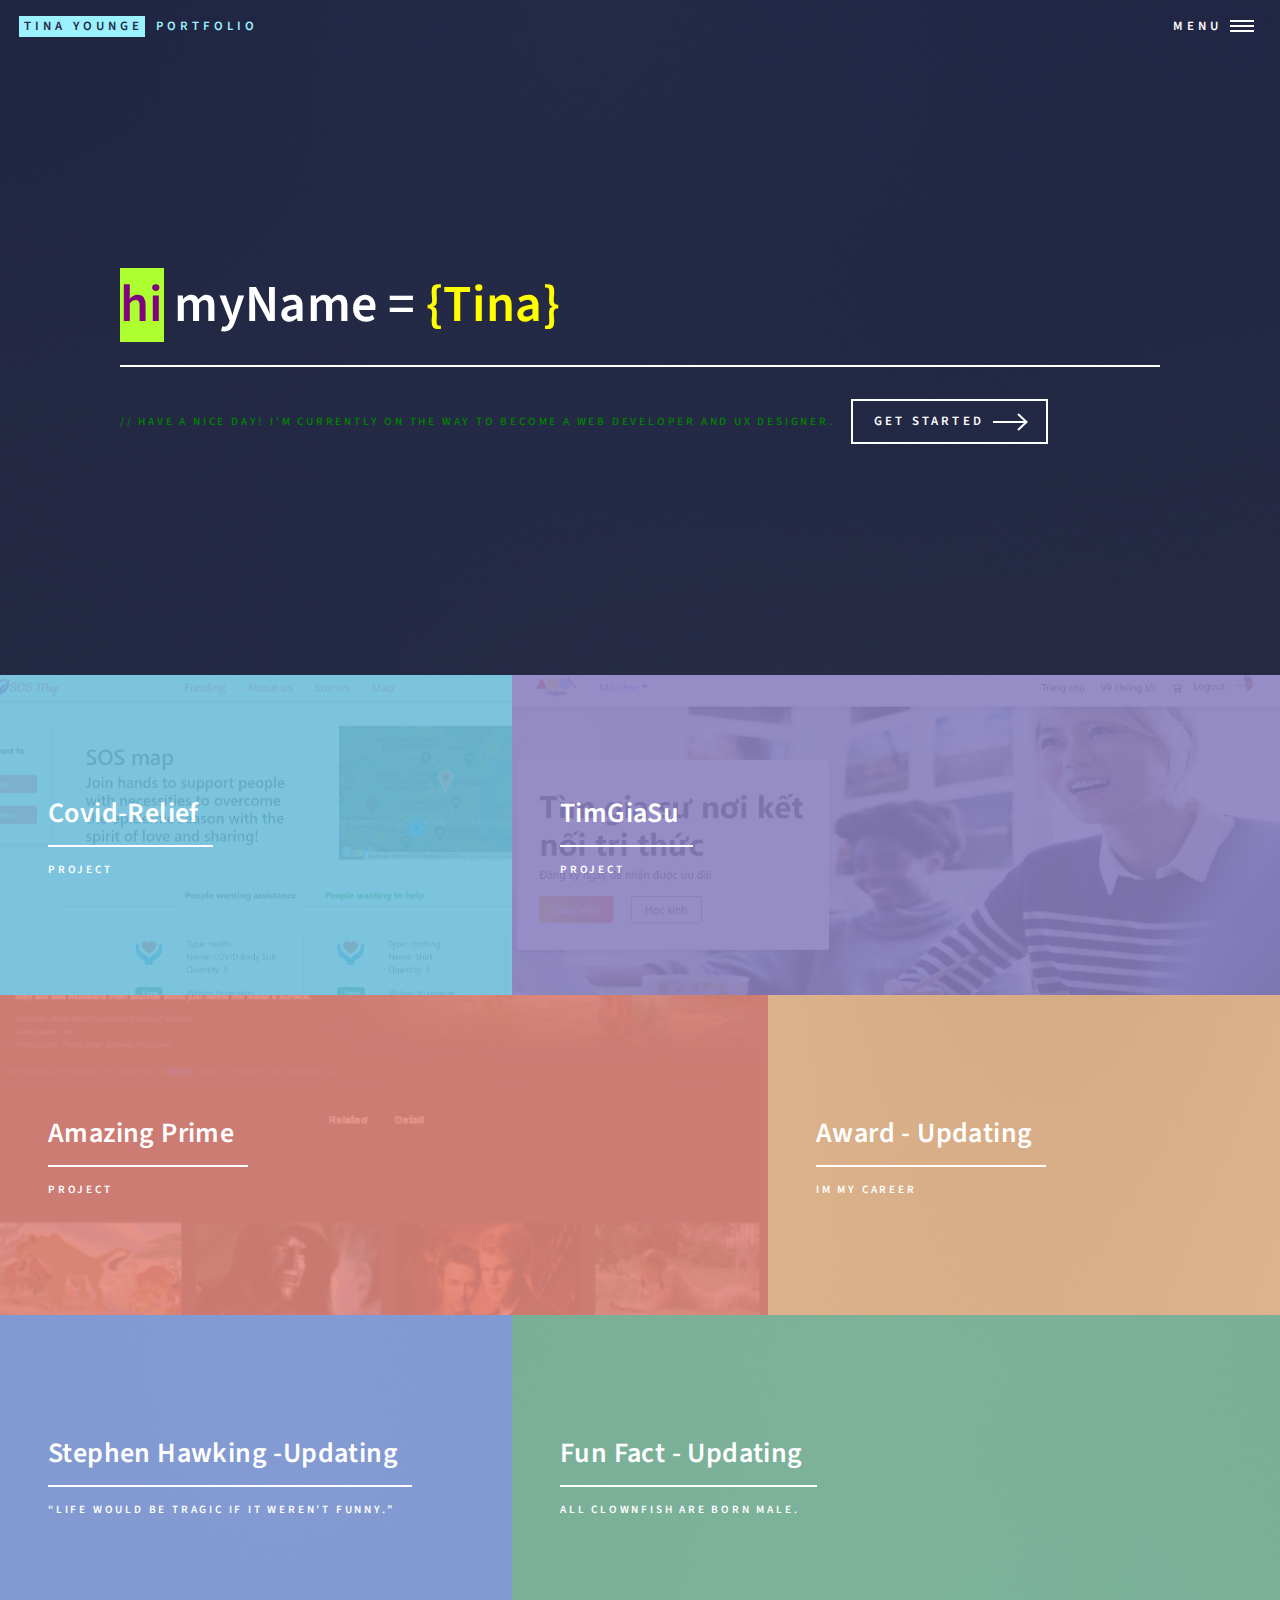
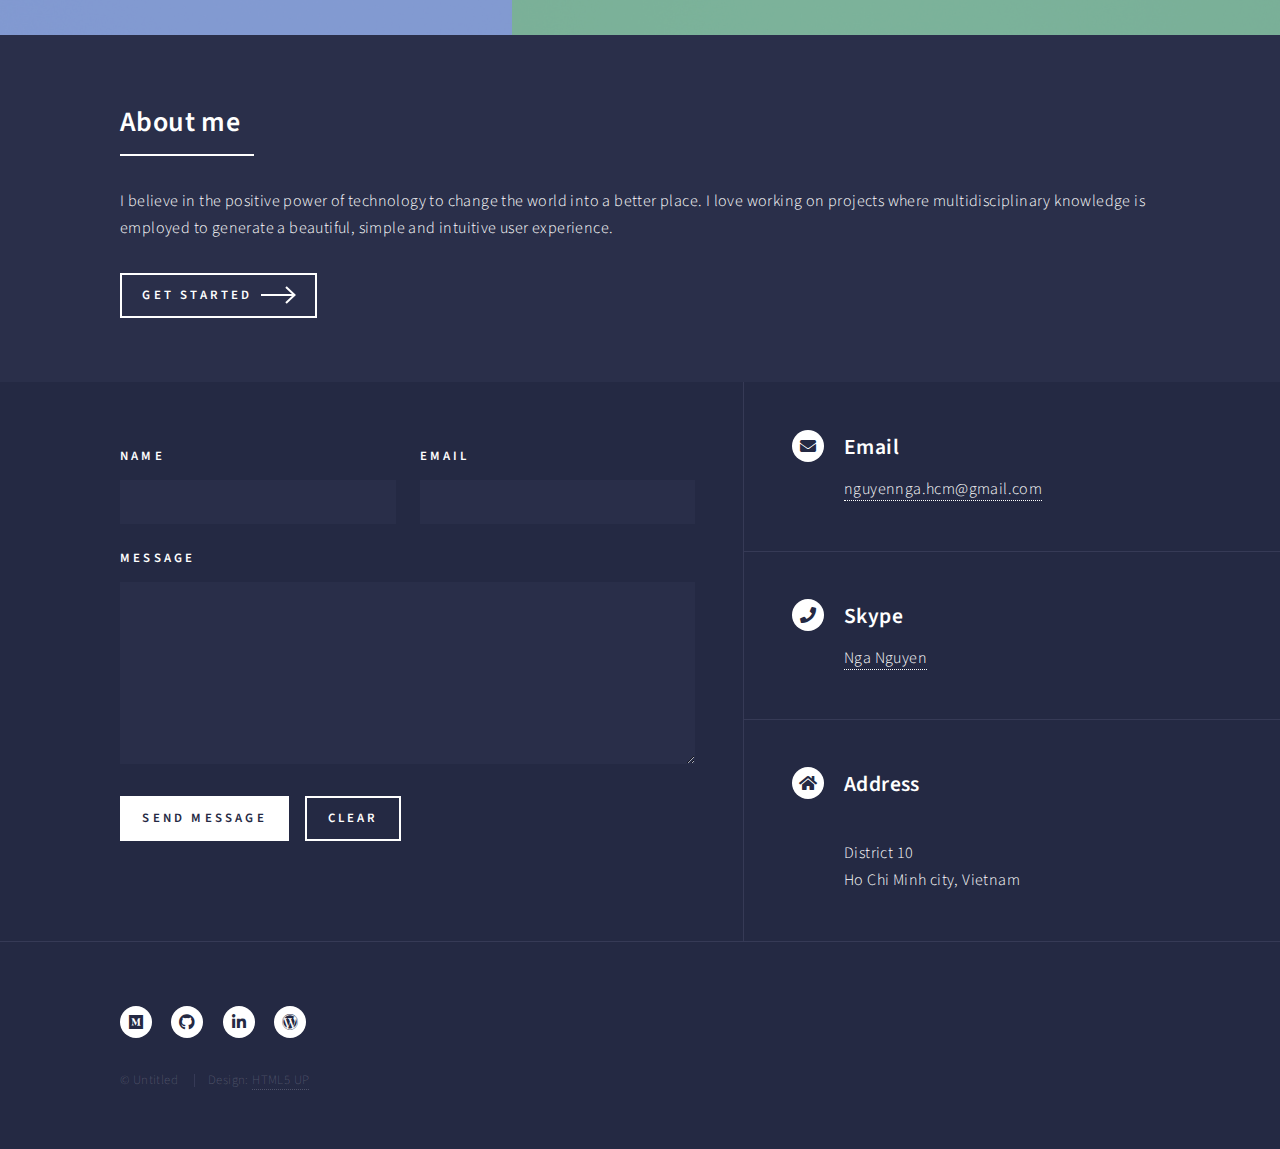
<file: index.html>
<!DOCTYPE html>
<html>
  <head>
    <title>TinaYounge</title>
    <meta charset="utf-8" />
    <meta
      name="viewport"
      content="width=device-width, initial-scale=1, user-scalable=no"
    />
    <link rel="stylesheet" href="assets/css/main.css" />
    <noscript
      ><link rel="stylesheet" href="assets/css/noscript.css"
    /></noscript>
  </head>
  <body class="is-preload">
    <!-- Wrapper -->
    <div id="wrapper">
      <!-- Header -->
      <header id="header" class="alt">
        <a href="index.html" class="logo"
          ><strong>Tina Younge</strong> <span>Portfolio</span></a
        >
        <nav>
          <a href="#menu">Menu</a>
        </nav>
      </header>

      <!-- Menu -->
      <nav id="menu">
        <ul class="links">
          <li><a href="index.html">Home</a></li>
          <li><a href="landing.html">Web developer</a></li>
          <li><a href="">Ux design</a></li>
          <li><a href="ganeric.html">About me</a></li>
        </ul>
        <ul class="actions stacked">
          <li><a href="#" class="button primary fit">Get Started</a></li>
          <!-- <li><a href="#" class="button fit">Log In</a></li> -->
        </ul>
      </nav>

      <!-- Banner -->
      <section id="banner" class="major">
        <div class="inner">
          <header class="major">
            <h1>
              <span class="pink bg-color-green">hi</span>
              <span>myName</span> = <span class="yellow">{Tina}</span>
            </h1>
          </header>
          <div class="content">
            <p>
              <span class="green"
                >// Have a nice day! I'm currently on the way to become a Web
                developer and UX designer.</span
              >
            </p>
            <ul class="actions">
              <li>
                <a href="#one" class="button next scrolly">Get Started</a>
              </li>
            </ul>
          </div>
        </div>
      </section>

      <!-- Main -->
      <div id="main">
        <!-- One -->
        <section id="one" class="tiles">
          <article>
            <span class="image">
              <img src="images/sosmap.PNG " alt="" />
            </span>
            <header class="major">
              <h3>
                <a href="Covid-Relief.html" class="link">Covid-Relief</a>
              </h3>
              <p>Project</p>
            </header>
          </article>
          <article>
            <span class="image">
              <img src="images/anhbia.PNG " alt="" />
            </span>
            <header class="major">
              <h3>
                <a href="Timgiasu.html" class="link">TimGiaSu</a>
              </h3>
              <p>Project</p>
            </header>
          </article>
          <article>
            <span class="image">
              <img src="images/amazingprime.PNG" alt="" />
            </span>
            <header class="major">
              <h3>
                <a href="AmazingPrime.html" class="link">Amazing Prime</a>
              </h3>
              <p>Project</p>
            </header>
          </article>

          <!-- <article>
            <span class="image">
              <img src="images/pic02.jpg" alt="" />
            </span>
            <header class="major">
              <h3>
                <a href="ReactJs.html" class="link">ReactJs, Redux, MongoDB</a>
              </h3>
              <p>Project</p>
            </header>
          </article> -->
          <!-- <article>
            <span class="image">
              <img src="images/pic02.jpg" alt="" />
            </span>
            <header class="major">
              <h3><a href="landing.html" class="link">HTML,CSS,JS</a></h3>
              <p>Project</p>
            </header>
          </article> -->
          <!-- <article>
            <span class="image">
              <img src="images/pic03.jpg" alt="" />
            </span>
            <header class="major">
              <h3><a href="uxdesign.html" class="link">UX design</a></h3>
              <p>Project</p>
            </header>
          </article> -->
          <article>
            <span class="image">
              <img src="images/pic04.jpg" alt="" />
            </span>
            <header class="major">
              <h3><a href="" class="link">Award - Updating</a></h3>
              <p>Im my career</p>
            </header>
          </article>
          <article>
            <span class="image">
              <img src="images/pic05.jpg" alt="" />
            </span>
            <header class="major">
              <h3><a href="" class="link">Stephen Hawking -Updating </a></h3>
              <p>“Life would be tragic if it weren’t funny.”</p>
            </header>
          </article>
          <article>
            <span class="image">
              <img src="images/pic06.jpg" alt="" />
            </span>
            <header class="major">
              <h3><a href="" class="link">Fun Fact - Updating</a></h3>
              <p>All clownfish are born male.</p>
            </header>
          </article>
        </section>

        <!-- Two -->
        <section id="two">
          <div class="inner">
            <header class="major">
              <h2>About me</h2>
            </header>
            <p>
              I believe in the positive power of technology to change the world
              into a better place. I love working on projects where
              multidisciplinary knowledge is employed to generate a beautiful,
              simple and intuitive user experience.
            </p>
            <ul class="actions">
              <li>
                <a href="generic.html" class="button next">Get Started</a>
              </li>
            </ul>
          </div>
        </section>
      </div>

      <!-- Contact -->
      <section id="contact">
        <div class="inner">
          <section>
            <form
              action="mailto:blackmoon.hcm@gmail.com"
              method="post"
              enctype="text/plain"
            >
              <div class="fields">
                <div class="field half">
                  <label for="name">Name</label>
                  <input type="text" name="name" id="name" />
                </div>
                <div class="field half">
                  <label for="email">Email</label>
                  <input type="text" name="email" id="email" />
                </div>
                <div class="field">
                  <label for="message">Message</label>
                  <textarea name="message" id="message" rows="6"></textarea>
                </div>
              </div>
              <ul class="actions">
                <li>
                  <input type="submit" value="Send Message" class="primary" />
                </li>
                <li><input type="reset" value="Clear" /></li>
              </ul>
            </form>
          </section>
          <section class="split">
            <section>
              <div class="contact-method">
                <span class="icon solid alt fa-envelope"></span>
                <h3>Email</h3>
                <a href="#">nguyennga.hcm@gmail.com</a>
              </div>
            </section>
            <section>
              <div class="contact-method">
                <span class="icon solid alt fa-phone"></span>
                <h3>Skype</h3>

                <a href="https://www.linkedin.com/in/tinayounge/">Nga Nguyen</a>
              </div>
            </section>
            <section>
              <div class="contact-method">
                <span class="icon solid alt fa-home"></span>
                <h3>Address</h3>
                <span
                  ><br />
                  District 10<br />
                  Ho Chi Minh city, Vietnam</span
                >
              </div>
            </section>
          </section>
        </div>
      </section>

      <!-- Footer -->
      <footer id="footer">
        <div class="inner">
          <ul class="icons">
            <li>
              <a
                href="https://medium.com/@Tinayounge"
                class="icon brands alt fa fa-medium"
                target="blank"
                ><span class="label">Medium</span></a
              >
            </li>
            <li>
              <a
                href="https://github.com/TinaYounge"
                class="icon brands alt fa-github"
                ><span class="label" target="blank">GitHub</span></a
              >
            </li>
            <li>
              <a
                href="https://www.linkedin.com/in/tinayounge/"
                class="icon brands alt fa-linkedin-in"
                target="blank"
                ><span class="label">LinkedIn</span></a
              >
            </li>
            <li>
              <a
                href="https://wordpress.com/view/diaryofnga.wordpress.com"
                target="blank"
                class="icon brands alt fab fa-wordpress"
                ><span class="label">Wordpress</span></a
              >
            </li>
          </ul>
          <ul class="copyright">
            <li>&copy; Untitled</li>
            <li>Design: <a href="https://html5up.net">HTML5 UP</a></li>
          </ul>
        </div>
      </footer>
    </div>

    <!-- Scripts -->
    <script src="assets/js/jquery.min.js"></script>
    <script src="assets/js/jquery.scrolly.min.js"></script>
    <script src="assets/js/jquery.scrollex.min.js"></script>
    <script src="assets/js/browser.min.js"></script>
    <script src="assets/js/breakpoints.min.js"></script>
    <script src="assets/js/util.js"></script>
    <script src="assets/js/main.js"></script>
  </body>
</html>
</file>
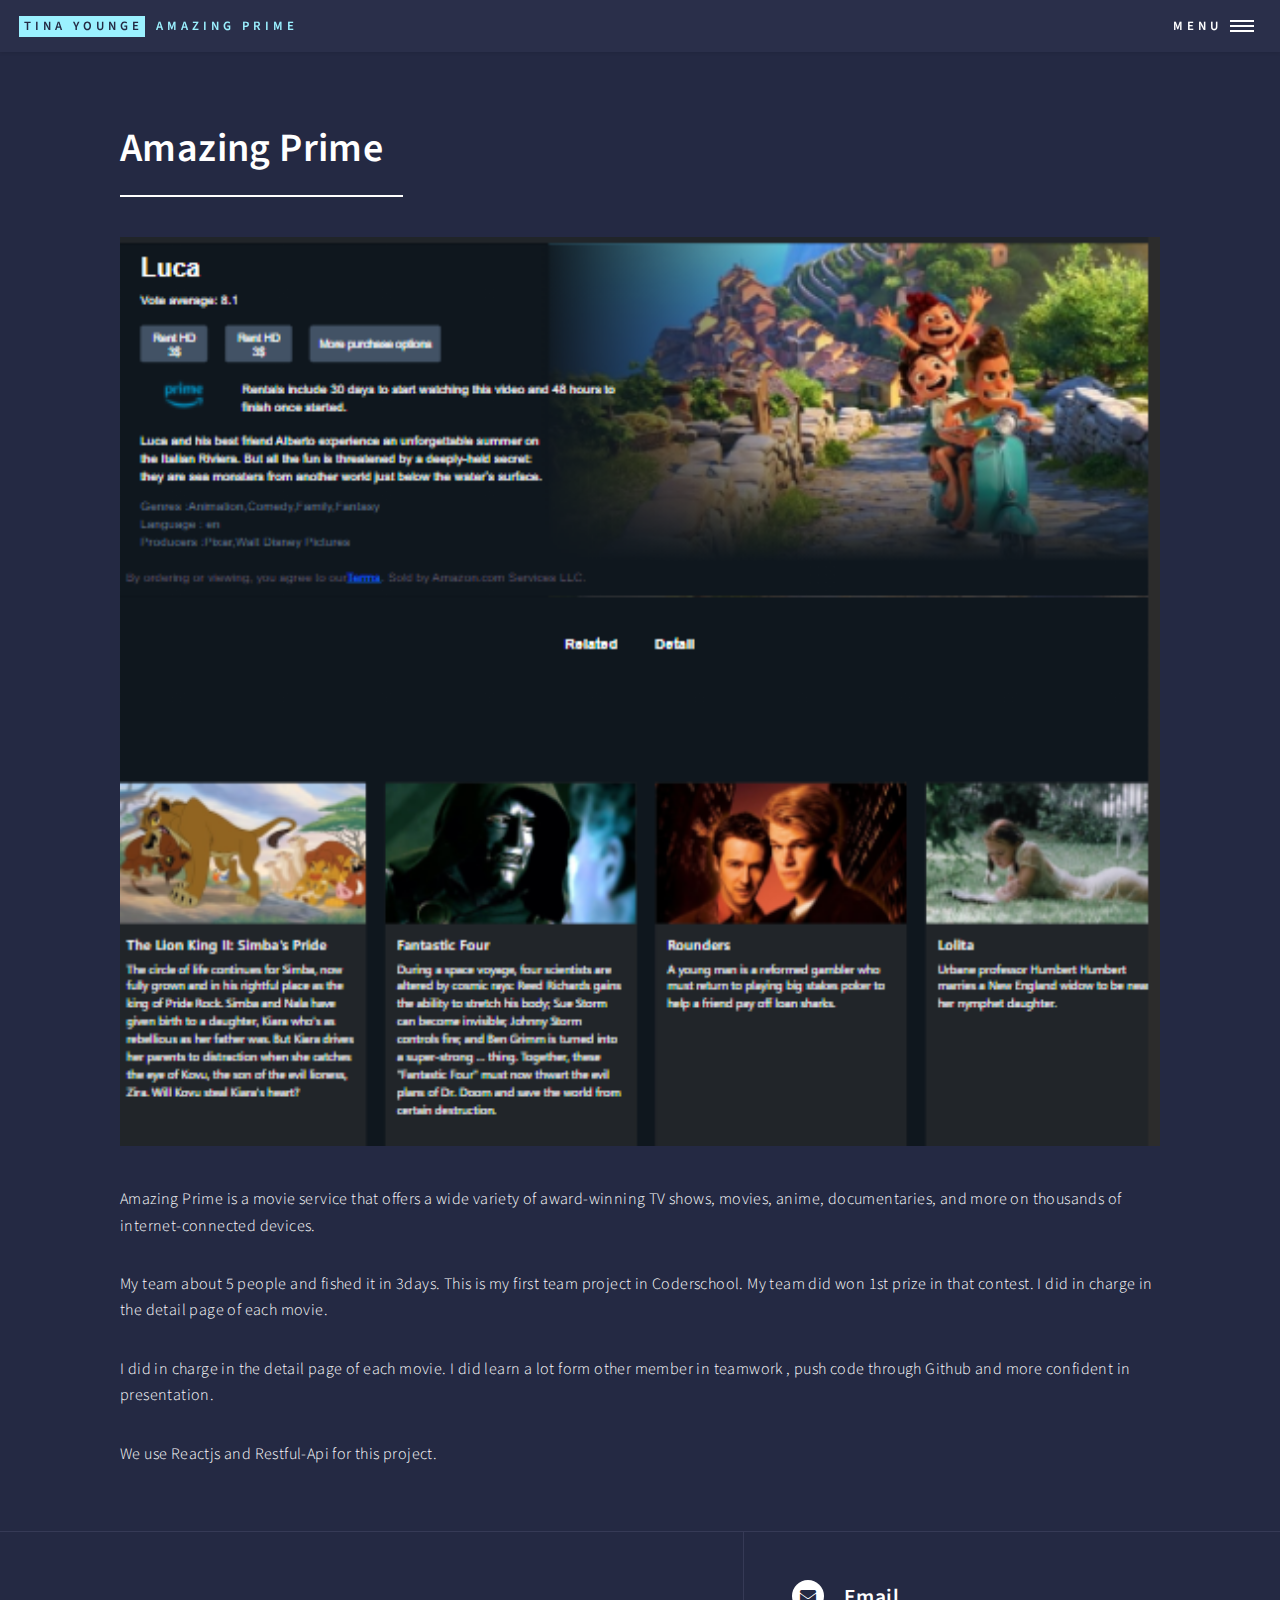
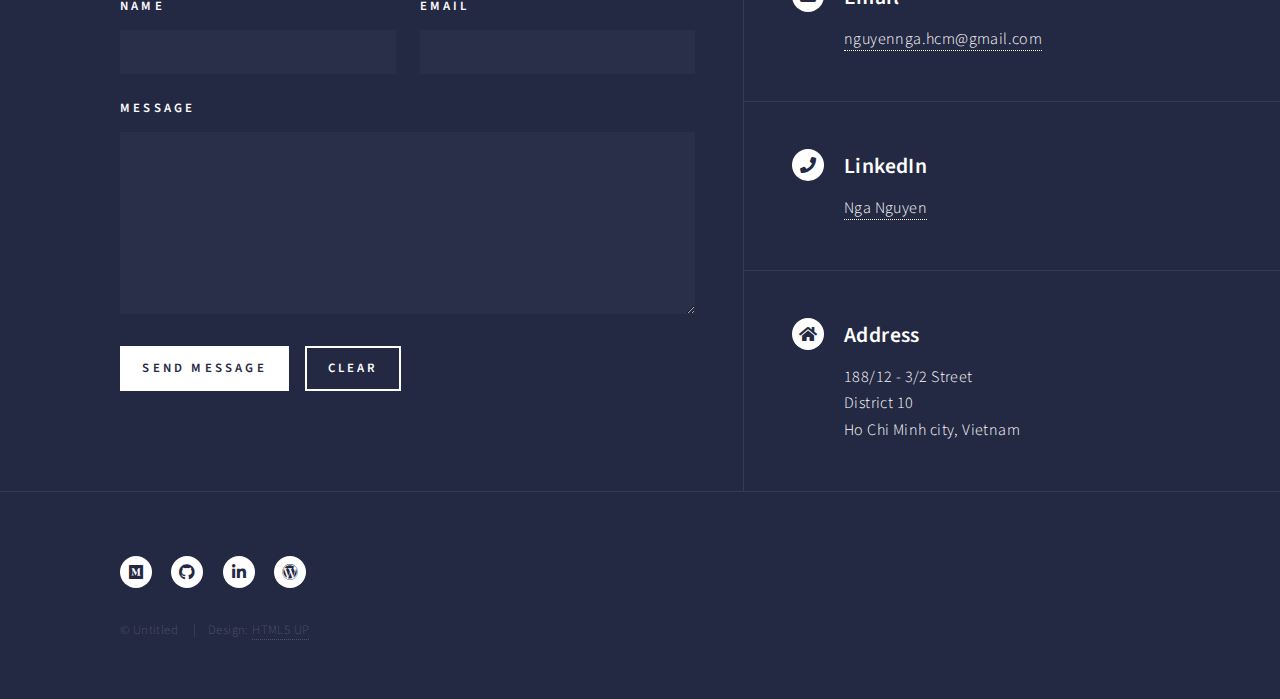
<file: AmazingPrime.html>
<!DOCTYPE html>
<!--
	Forty by HTML5 UP
	html5up.net | @ajlkn
	Free for personal and commercial use under the CCA 3.0 license (html5up.net/license)
-->
<html>
  <head>
    <title>AmazingPrime - TinaYounge</title>
    <meta charset="utf-8" />
    <meta
      name="viewport"
      content="width=device-width, initial-scale=1, user-scalable=no"
    />
    <link rel="stylesheet" href="assets/css/main.css" />
    <noscript
      ><link rel="stylesheet" href="assets/css/noscript.css"
    /></noscript>
  </head>
  <body class="is-preload">
    <!-- Wrapper -->
    <div id="wrapper">
      <!-- Header -->
      <header id="header">
        <a href="index.html" class="logo"
          ><strong>Tina Younge</strong> <span>Amazing Prime</span></a
        >
        <nav>
          <a href="#menu">Menu</a>
        </nav>
      </header>

      <!-- Menu -->
      <nav id="menu">
        <ul class="links">
          <li><a href="index.html">Home</a></li>
          <li><a href="landing.html">Web developer</a></li>
          <li><a href="uxdesign.html">Ux design</a></li>
          <li><a href="ganeric.html">About me</a></li>
        </ul>
        <ul class="actions stacked">
          <li><a href="#" class="button primary fit">Get Started</a></li>
        </ul>
      </nav>

      <!-- Main -->
      <div id="main" class="alt">
        <!-- One -->
        <section id="one">
          <div class="inner">
            <header class="major">
              <h1>Amazing Prime</h1>
            </header>
            <span class="image main"
              ><img src="images/amazingprime.PNG" alt=""
            /></span>
            <p>
              Amazing Prime is a movie service that offers a wide variety of
              award-winning TV shows, movies, anime, documentaries, and more on
              thousands of internet-connected devices.
            </p>
            <p>
              My team about 5 people and fished it in 3days. This is my first
              team project in Coderschool. My team did won 1st prize in that
              contest. I did in charge in the detail page of each movie.
            </p>
            <p>
              I did in charge in the detail page of each movie. I did learn a
              lot form other member in teamwork , push code through Github and
              more confident in presentation.
            </p>
            <p>We use Reactjs and Restful-Api for this project.</p>
          </div>
        </section>
      </div>

      <section id="contact">
        <div class="inner">
          <section>
            <form
              action="mailto:blackmoon.hcm@gmail.com"
              method="post"
              enctype="text/plain"
            >
              <div class="fields">
                <div class="field half">
                  <label for="name">Name</label>
                  <input type="text" name="name" id="name" />
                </div>
                <div class="field half">
                  <label for="email">Email</label>
                  <input type="text" name="email" id="email" />
                </div>
                <div class="field">
                  <label for="message">Message</label>
                  <textarea name="message" id="message" rows="6"></textarea>
                </div>
              </div>
              <ul class="actions">
                <li>
                  <input type="submit" value="Send Message" class="primary" />
                </li>
                <li><input type="reset" value="Clear" /></li>
              </ul>
            </form>
          </section>
          <section class="split">
            <section>
              <div class="contact-method">
                <span class="icon solid alt fa-envelope"></span>
                <h3>Email</h3>
                <a href="#">nguyennga.hcm@gmail.com</a>
              </div>
            </section>
            <section>
              <div class="contact-method">
                <span class="icon solid alt fa-phone"></span>
                <h3>LinkedIn</h3>

                <a href="https://www.linkedin.com/in/tinayounge/">Nga Nguyen</a>
              </div>
            </section>
            <section>
              <div class="contact-method">
                <span class="icon solid alt fa-home"></span>
                <h3>Address</h3>
                <span
                  >188/12 - 3/2 Street<br />
                  District 10<br />
                  Ho Chi Minh city, Vietnam</span
                >
              </div>
            </section>
          </section>
        </div>
      </section>

      <!-- Footer -->
      <footer id="footer">
        <div class="inner">
          <ul class="icons">
            <li>
              <a
                href="https://medium.com/@Tinayounge"
                class="icon brands alt fa fa-medium"
                target="blank"
                ><span class="label">Medium</span></a
              >
            </li>
            <li>
              <a
                href="https://github.com/TinaYounge"
                class="icon brands alt fa-github"
                ><span class="label" target="blank">GitHub</span></a
              >
            </li>
            <li>
              <a
                href="https://www.linkedin.com/in/tinayounge/"
                class="icon brands alt fa-linkedin-in"
                target="blank"
                ><span class="label">LinkedIn</span></a
              >
            </li>
            <li>
              <a
                href="https://wordpress.com/view/diaryofnga.wordpress.com"
                target="blank"
                class="icon brands alt fab fa-wordpress"
                ><span class="label">Wordpress</span></a
              >
            </li>
          </ul>
          <ul class="copyright">
            <li>&copy; Untitled</li>
            <li>Design: <a href="https://html5up.net">HTML5 UP</a></li>
          </ul>
        </div>
      </footer>
    </div>

    <!-- Scripts -->
    <script src="assets/js/jquery.min.js"></script>
    <script src="assets/js/jquery.scrolly.min.js"></script>
    <script src="assets/js/jquery.scrollex.min.js"></script>
    <script src="assets/js/browser.min.js"></script>
    <script src="assets/js/breakpoints.min.js"></script>
    <script src="assets/js/util.js"></script>
    <script src="assets/js/main.js"></script>
  </body>
</html>
</file>
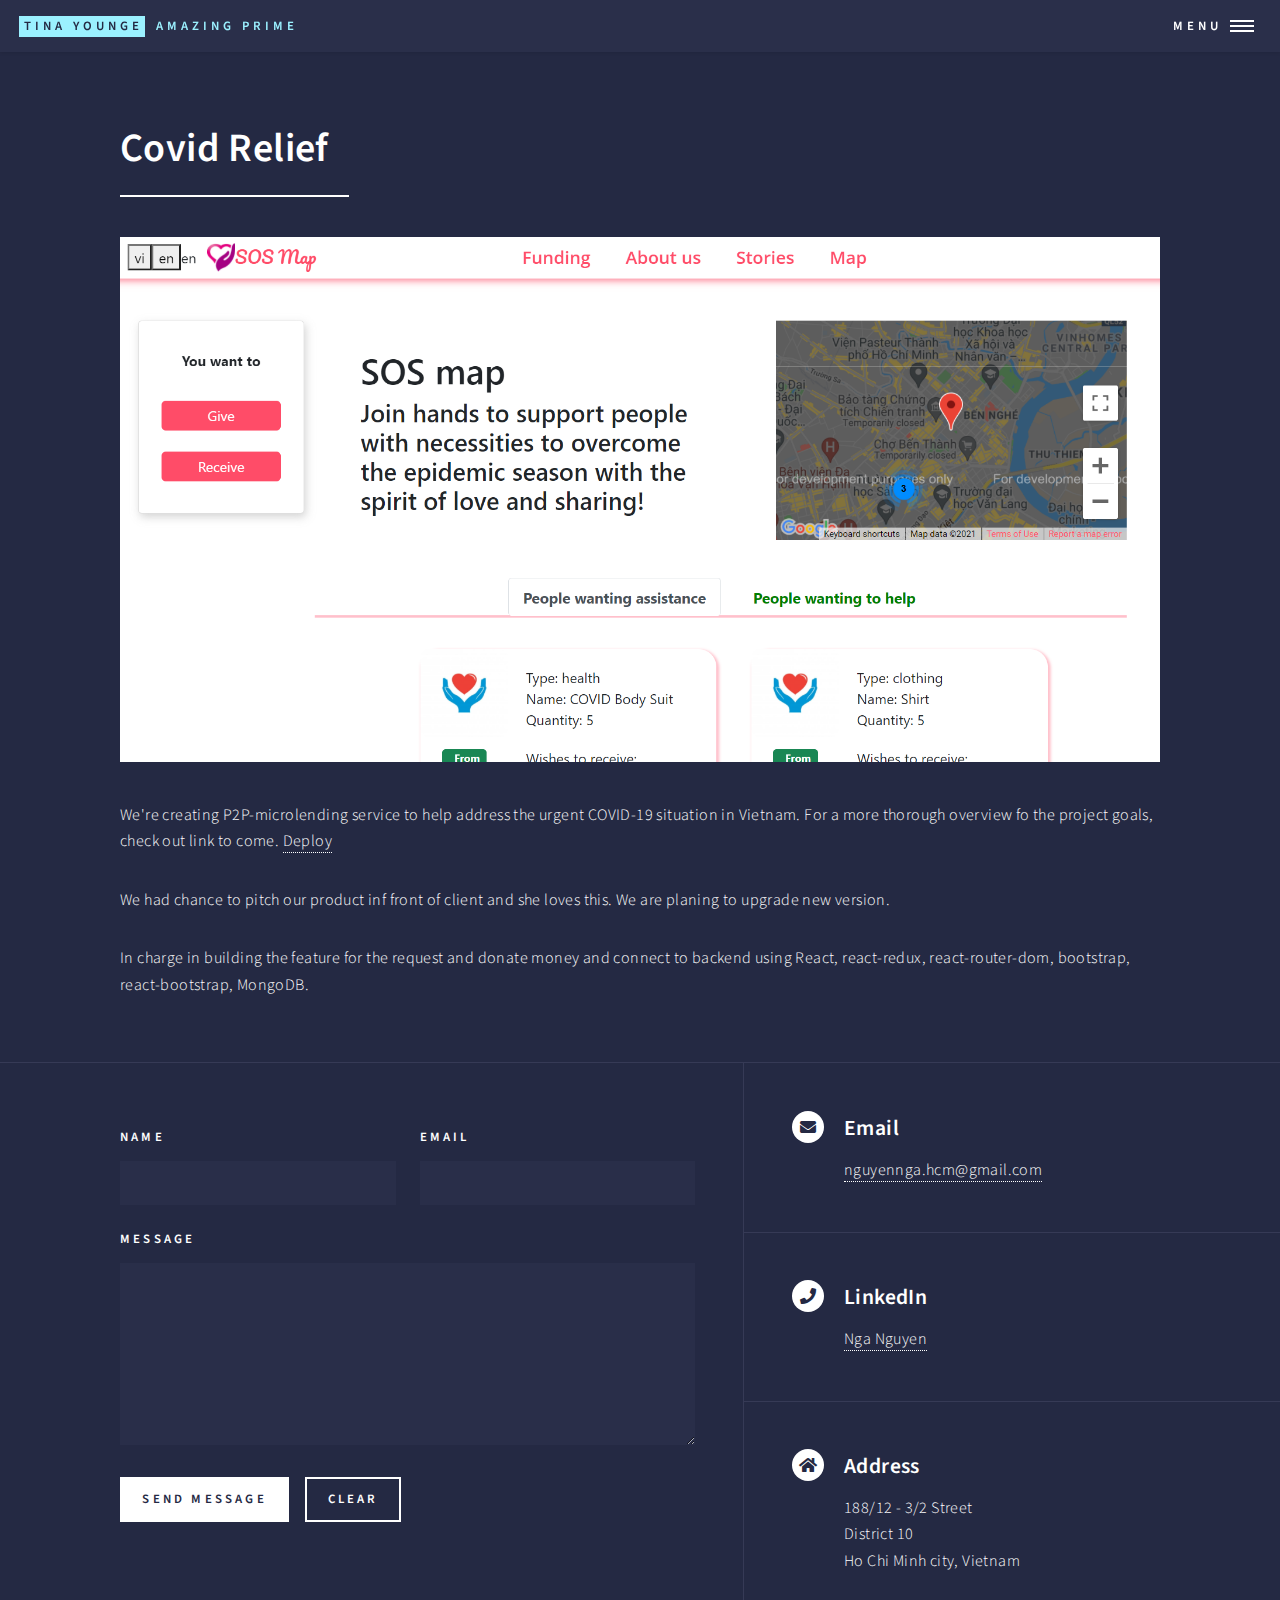
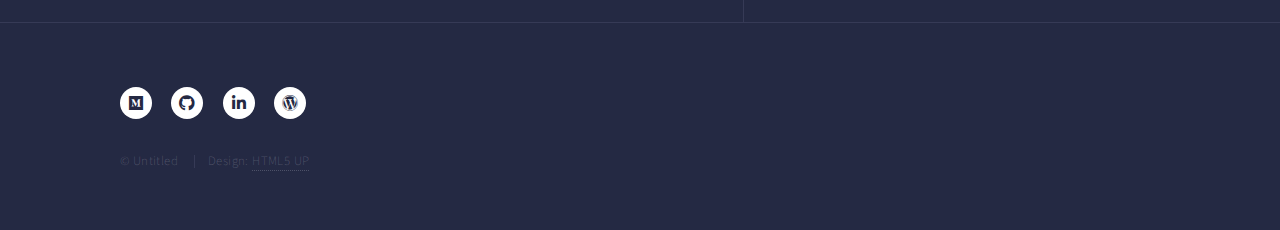
<file: Covid-Relief.html>
<!DOCTYPE html>
<!--
	Forty by HTML5 UP
	html5up.net | @ajlkn
	Free for personal and commercial use under the CCA 3.0 license (html5up.net/license)
-->
<html>
  <head>
    <title>AmazingPrime - TinaYounge</title>
    <meta charset="utf-8" />
    <meta
      name="viewport"
      content="width=device-width, initial-scale=1, user-scalable=no"
    />
    <link rel="stylesheet" href="assets/css/main.css" />
    <noscript
      ><link rel="stylesheet" href="assets/css/noscript.css"
    /></noscript>
  </head>
  <body class="is-preload">
    <!-- Wrapper -->
    <div id="wrapper">
      <!-- Header -->
      <header id="header">
        <a href="index.html" class="logo"
          ><strong>Tina Younge</strong> <span>Amazing Prime</span></a
        >
        <nav>
          <a href="#menu">Menu</a>
        </nav>
      </header>

      <!-- Menu -->
      <nav id="menu">
        <ul class="links">
          <li><a href="index.html">Home</a></li>
          <li><a href="landing.html">Web developer</a></li>
          <li><a href="uxdesign.html">Ux design</a></li>
          <li></li>
        </ul>
        <ul class="actions stacked">
          <li><a href="#" class="button primary fit">Get Started</a></li>
        </ul>
      </nav>

      <!-- Main -->
      <div id="main" class="alt">
        <!-- One -->
        <section id="one">
          <div class="inner">
            <header class="major">
              <h1>Covid Relief</h1>
            </header>
            <span class="image main"
              ><img src="images/sosmap.PNG" alt=""
            /></span>
            <p>
              We're creating P2P-microlending service to help address the urgent
              COVID-19 situation in Vietnam. For a more thorough overview fo the
              project goals, check out link to come.
              <a href="https://codevid-relief.netlify.app/">Deploy</a>
            </p>
            <p>
              We had chance to pitch our product inf front of client and she
              loves this. We are planing to upgrade new version.
            </p>
            <p>
              In charge in building the feature for the request and donate money
              and connect to backend using React, react-redux, react-router-dom,
              bootstrap, react-bootstrap, MongoDB.
            </p>
          </div>
        </section>
      </div>

      <section id="contact">
        <div class="inner">
          <section>
            <form
              action="mailto:blackmoon.hcm@gmail.com"
              method="post"
              enctype="text/plain"
            >
              <div class="fields">
                <div class="field half">
                  <label for="name">Name</label>
                  <input type="text" name="name" id="name" />
                </div>
                <div class="field half">
                  <label for="email">Email</label>
                  <input type="text" name="email" id="email" />
                </div>
                <div class="field">
                  <label for="message">Message</label>
                  <textarea name="message" id="message" rows="6"></textarea>
                </div>
              </div>
              <ul class="actions">
                <li>
                  <input type="submit" value="Send Message" class="primary" />
                </li>
                <li><input type="reset" value="Clear" /></li>
              </ul>
            </form>
          </section>
          <section class="split">
            <section>
              <div class="contact-method">
                <span class="icon solid alt fa-envelope"></span>
                <h3>Email</h3>
                <a href="#">nguyennga.hcm@gmail.com</a>
              </div>
            </section>
            <section>
              <div class="contact-method">
                <span class="icon solid alt fa-phone"></span>
                <h3>LinkedIn</h3>

                <a href="https://www.linkedin.com/in/tinayounge/">Nga Nguyen</a>
              </div>
            </section>
            <section>
              <div class="contact-method">
                <span class="icon solid alt fa-home"></span>
                <h3>Address</h3>
                <span
                  >188/12 - 3/2 Street<br />
                  District 10<br />
                  Ho Chi Minh city, Vietnam</span
                >
              </div>
            </section>
          </section>
        </div>
      </section>

      <!-- Footer -->
      <footer id="footer">
        <div class="inner">
          <ul class="icons">
            <li>
              <a
                href="https://medium.com/@Tinayounge"
                class="icon brands alt fa fa-medium"
                target="blank"
                ><span class="label">Medium</span></a
              >
            </li>
            <li>
              <a
                href="https://github.com/TinaYounge"
                class="icon brands alt fa-github"
                ><span class="label" target="blank">GitHub</span></a
              >
            </li>
            <li>
              <a
                href="https://www.linkedin.com/in/tinayounge/"
                class="icon brands alt fa-linkedin-in"
                target="blank"
                ><span class="label">LinkedIn</span></a
              >
            </li>
            <li>
              <a
                href="https://wordpress.com/view/diaryofnga.wordpress.com"
                target="blank"
                class="icon brands alt fab fa-wordpress"
                ><span class="label">Wordpress</span></a
              >
            </li>
          </ul>
          <ul class="copyright">
            <li>&copy; Untitled</li>
            <li>Design: <a href="https://html5up.net">HTML5 UP</a></li>
          </ul>
        </div>
      </footer>
    </div>

    <!-- Scripts -->
    <script src="assets/js/jquery.min.js"></script>
    <script src="assets/js/jquery.scrolly.min.js"></script>
    <script src="assets/js/jquery.scrollex.min.js"></script>
    <script src="assets/js/browser.min.js"></script>
    <script src="assets/js/breakpoints.min.js"></script>
    <script src="assets/js/util.js"></script>
    <script src="assets/js/main.js"></script>
  </body>
</html>
</file>
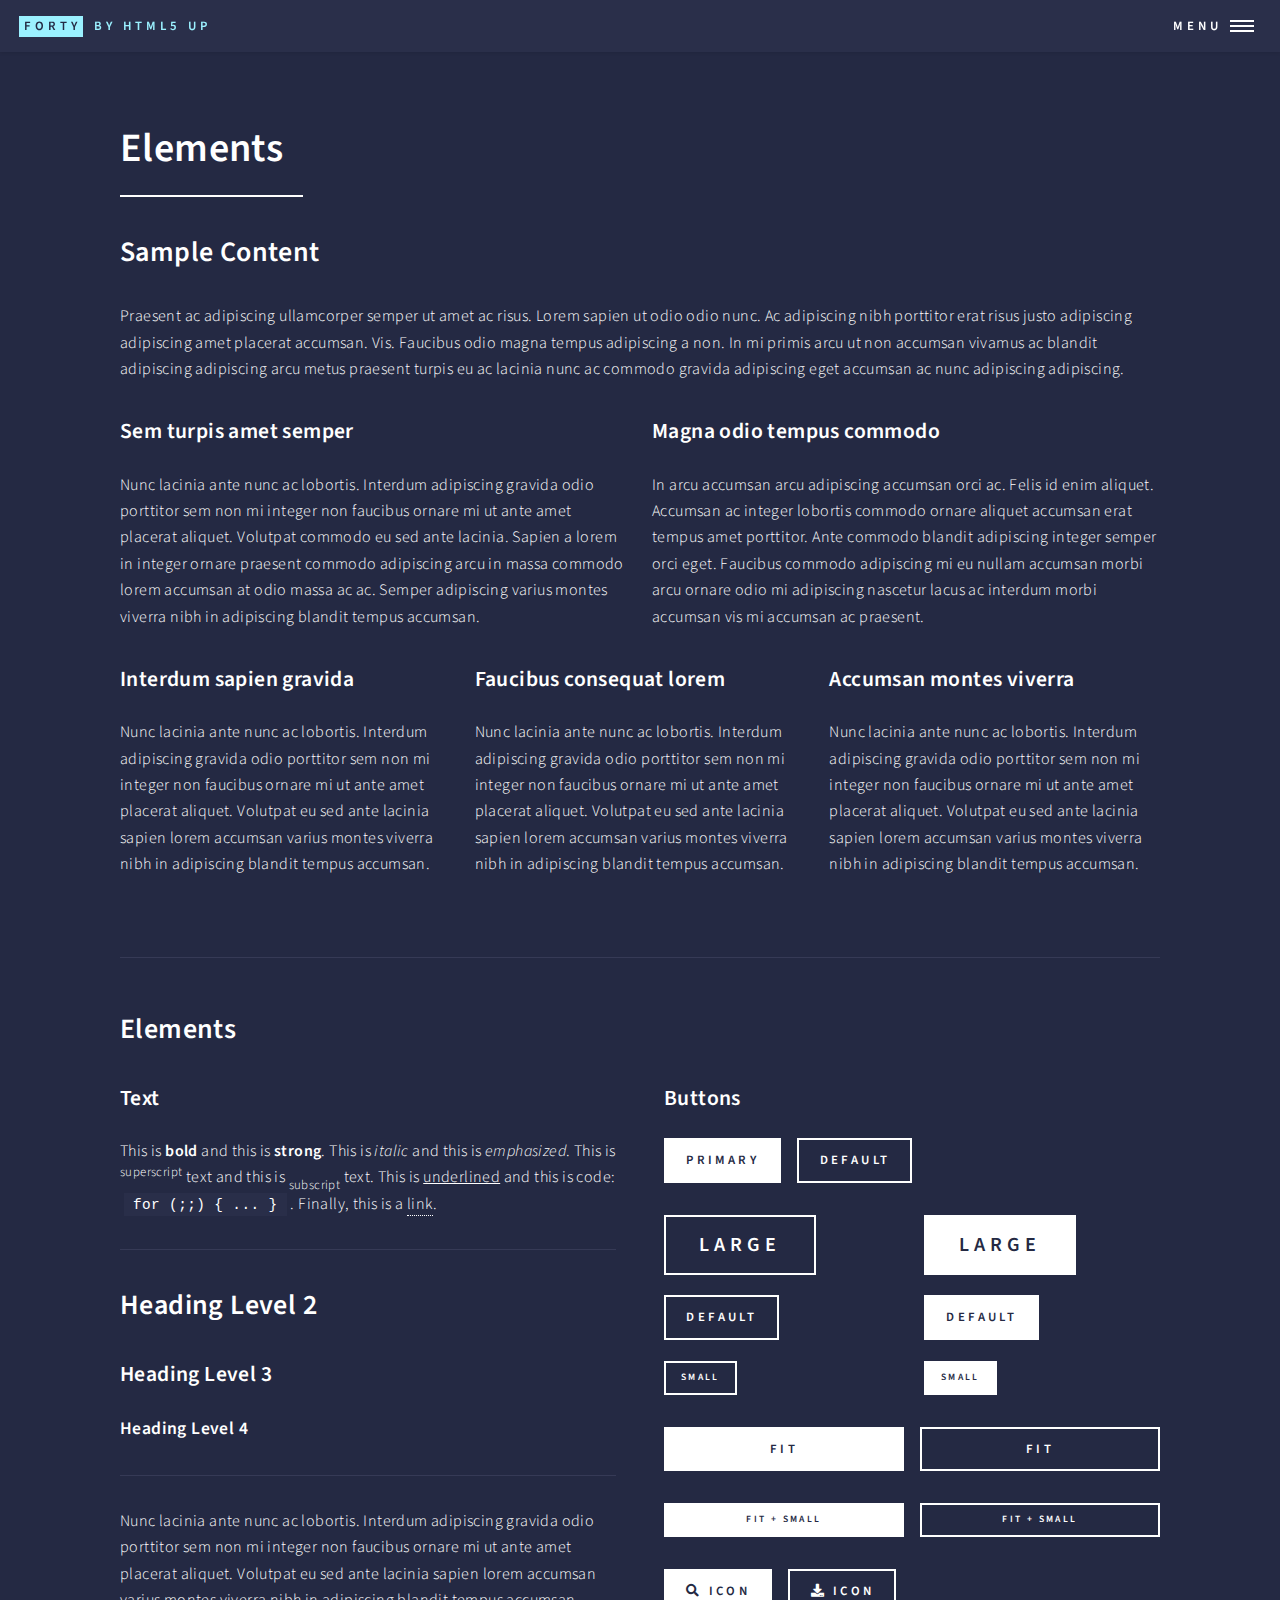
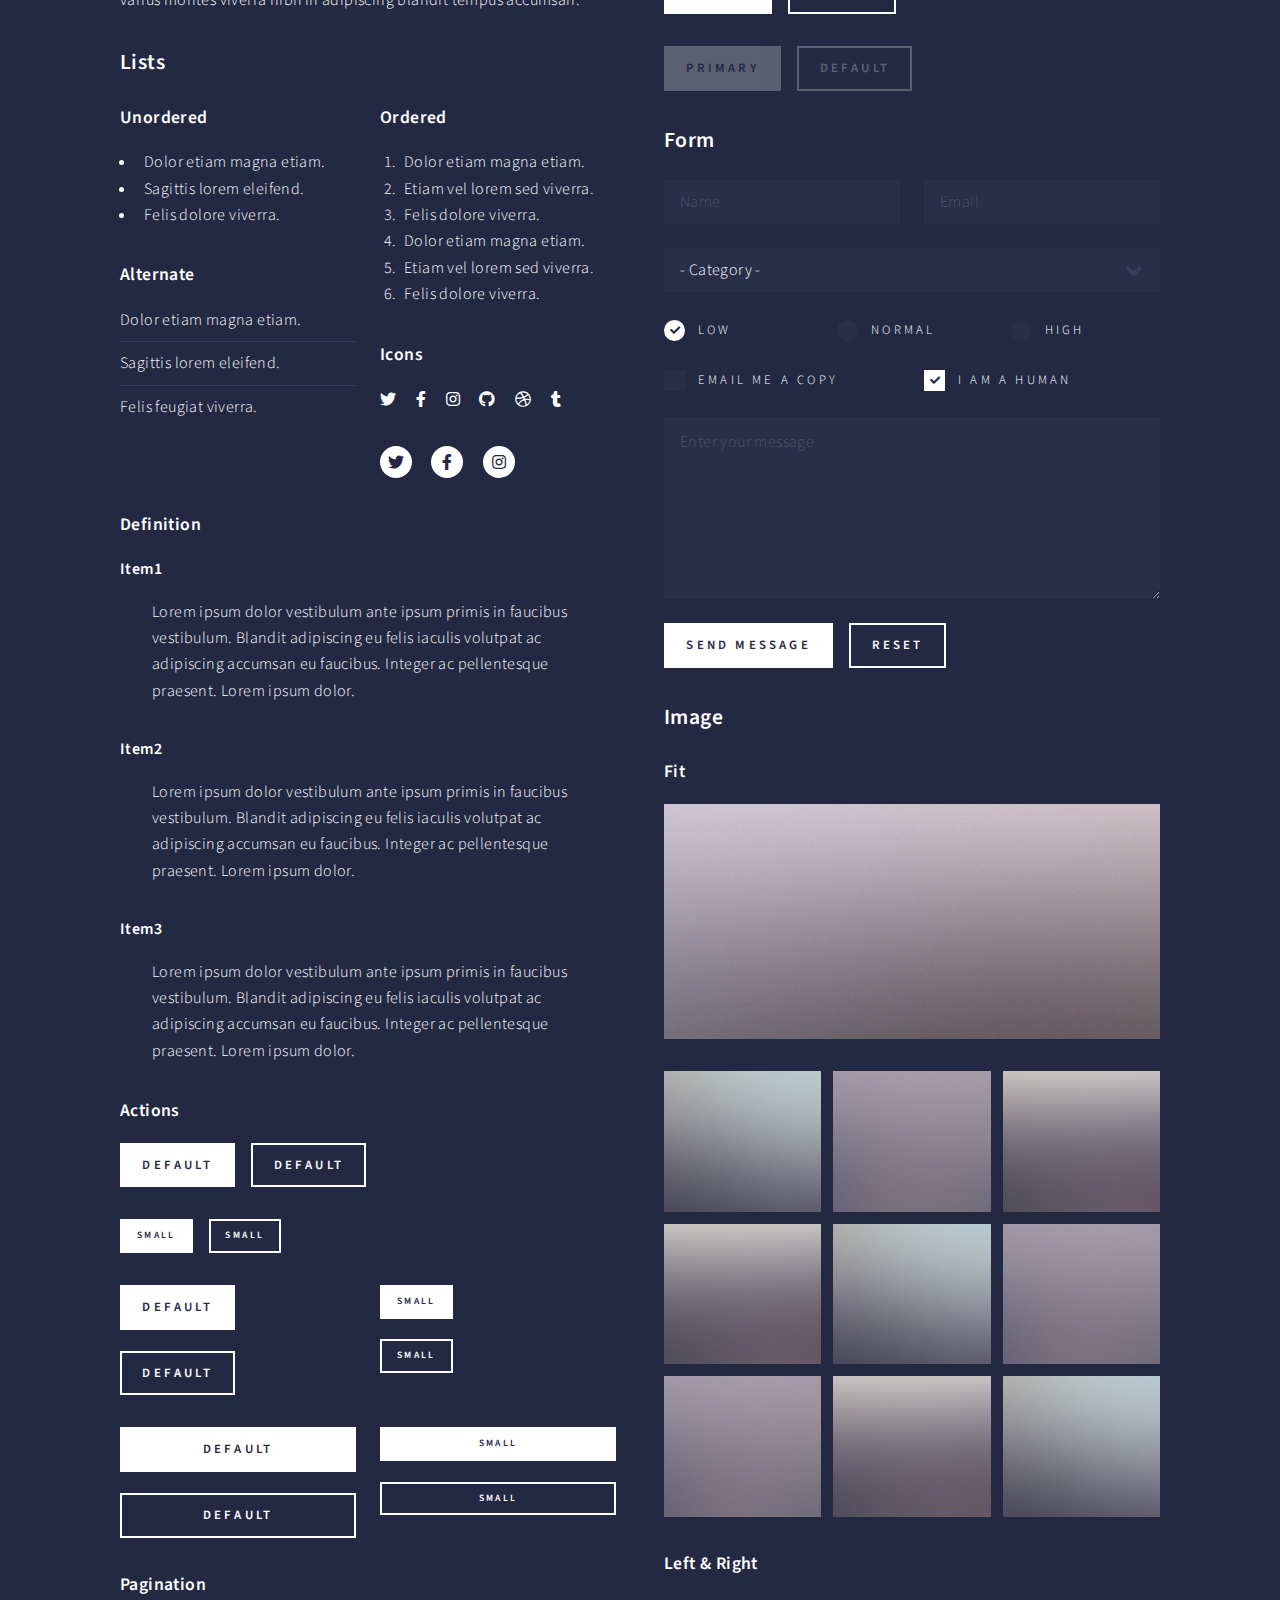
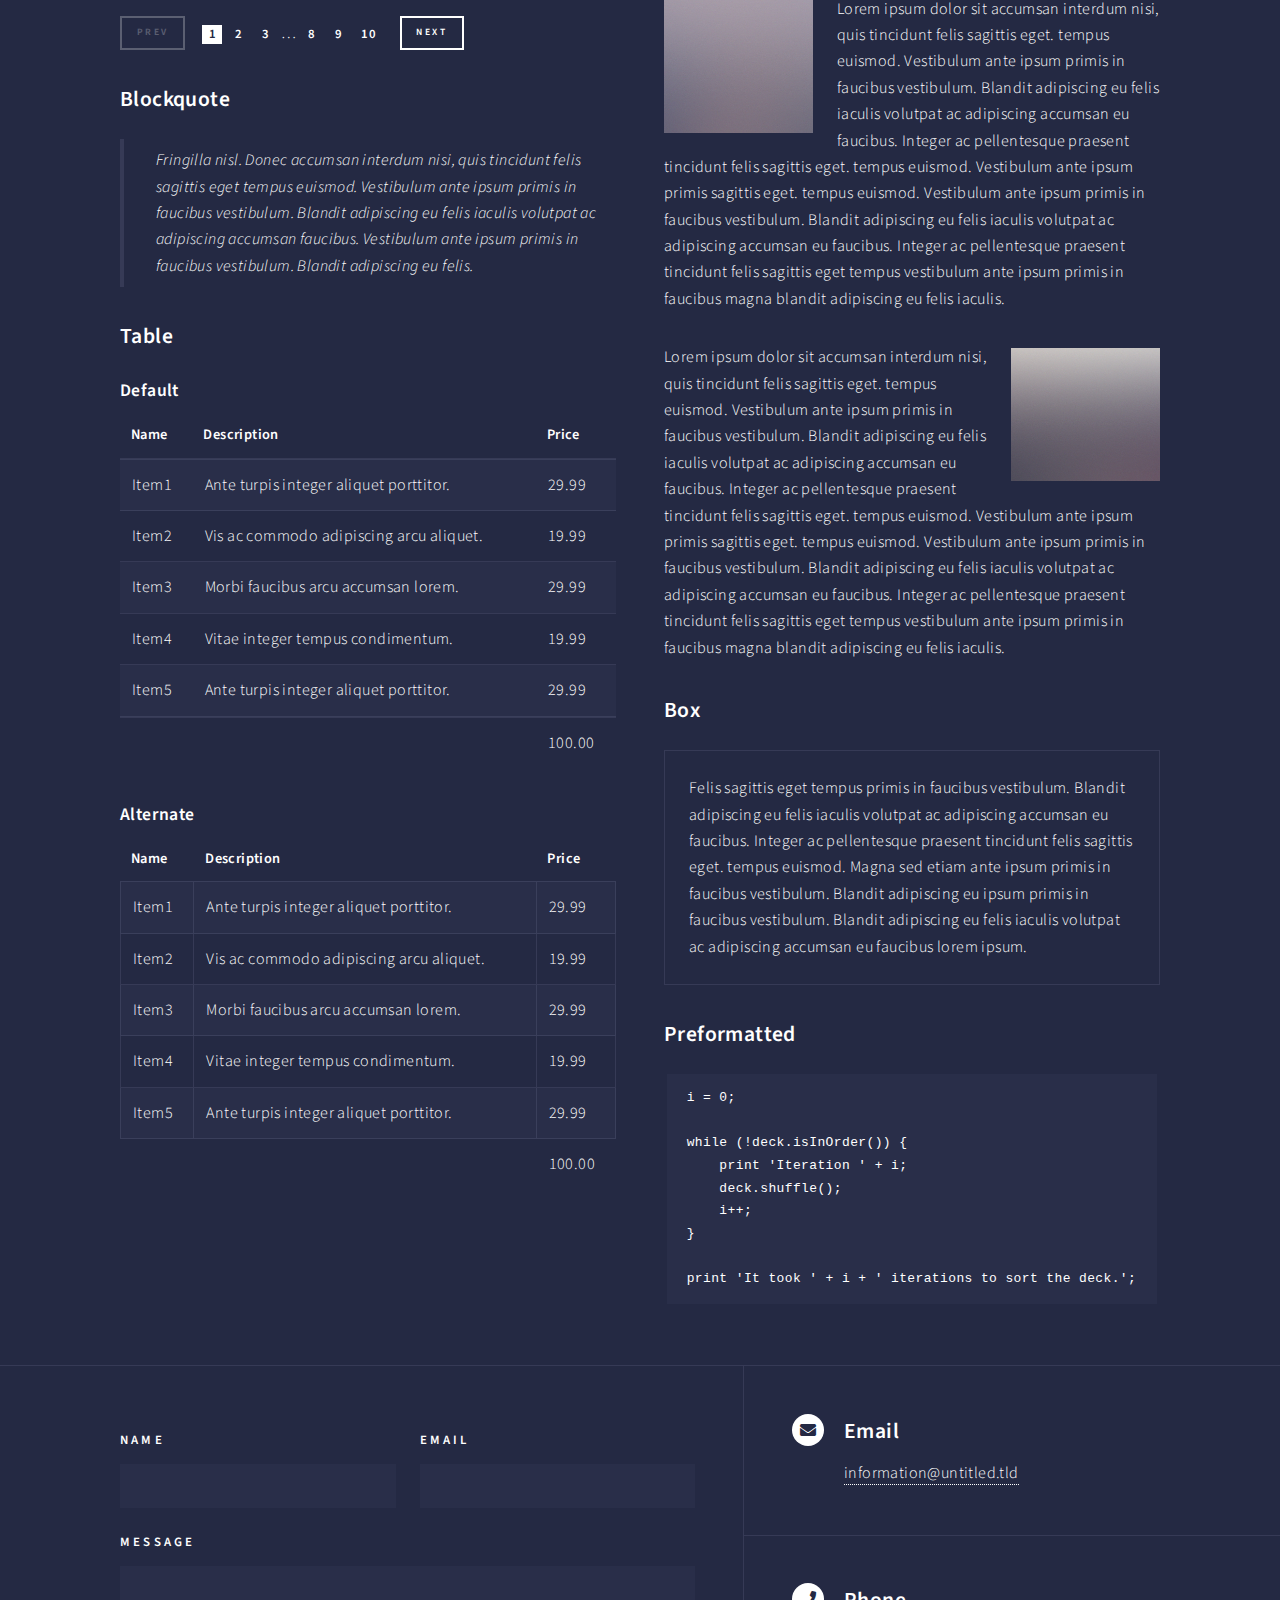
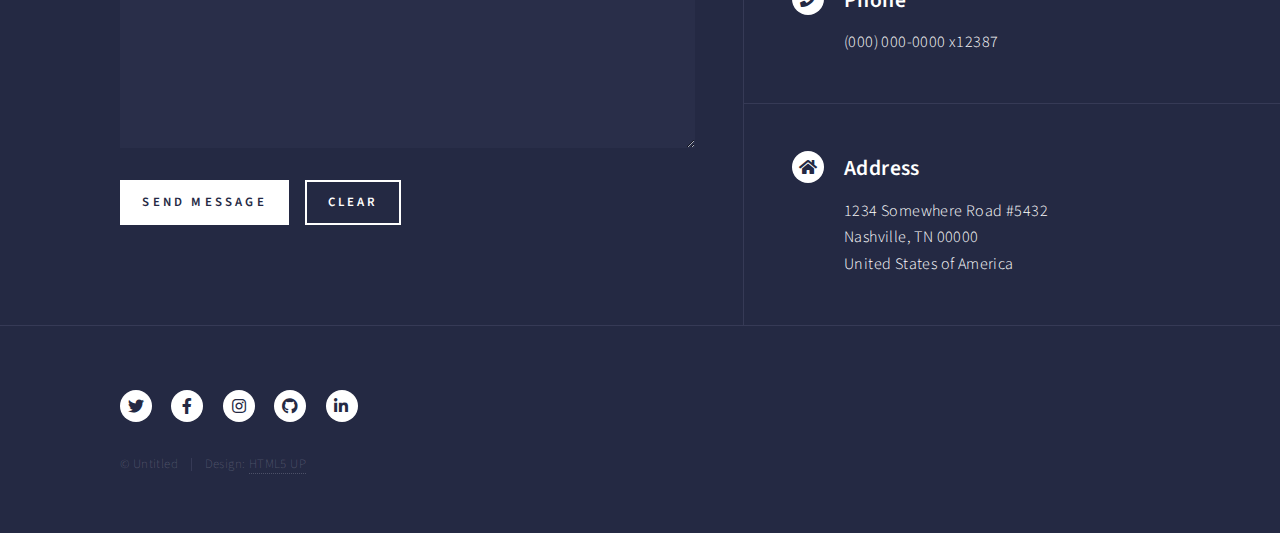
<file: elements.html>
<!DOCTYPE HTML>
<!--
	Forty by HTML5 UP
	html5up.net | @ajlkn
	Free for personal and commercial use under the CCA 3.0 license (html5up.net/license)
-->
<html>
	<head>
		<title>Elements - Forty by HTML5 UP</title>
		<meta charset="utf-8" />
		<meta name="viewport" content="width=device-width, initial-scale=1, user-scalable=no" />
		<link rel="stylesheet" href="assets/css/main.css" />
		<noscript><link rel="stylesheet" href="assets/css/noscript.css" /></noscript>
	</head>
	<body class="is-preload">

		<!-- Wrapper -->
			<div id="wrapper">

				<!-- Header -->
					<header id="header">
						<a href="index.html" class="logo"><strong>Forty</strong> <span>by HTML5 UP</span></a>
						<nav>
							<a href="#menu">Menu</a>
						</nav>
					</header>

				<!-- Menu -->
					<nav id="menu">
						<ul class="links">
							<li><a href="index.html">Home</a></li>
							<li><a href="landing.html">Landing</a></li>
							<li><a href="generic.html">Generic</a></li>
							<li><a href="elements.html">Elements</a></li>
						</ul>
						<ul class="actions stacked">
							<li><a href="#" class="button primary fit">Get Started</a></li>
							<li><a href="#" class="button fit">Log In</a></li>
						</ul>
					</nav>

				<!-- Main -->
					<div id="main" class="alt">

						<!-- One -->
							<section id="one">
								<div class="inner">
									<header class="major">
										<h1>Elements</h1>
									</header>

									<!-- Content -->
										<h2 id="content">Sample Content</h2>
										<p>Praesent ac adipiscing ullamcorper semper ut amet ac risus. Lorem sapien ut odio odio nunc. Ac adipiscing nibh porttitor erat risus justo adipiscing adipiscing amet placerat accumsan. Vis. Faucibus odio magna tempus adipiscing a non. In mi primis arcu ut non accumsan vivamus ac blandit adipiscing adipiscing arcu metus praesent turpis eu ac lacinia nunc ac commodo gravida adipiscing eget accumsan ac nunc adipiscing adipiscing.</p>
										<div class="row">
											<div class="col-6 col-12-small">
												<h3>Sem turpis amet semper</h3>
												<p>Nunc lacinia ante nunc ac lobortis. Interdum adipiscing gravida odio porttitor sem non mi integer non faucibus ornare mi ut ante amet placerat aliquet. Volutpat commodo eu sed ante lacinia. Sapien a lorem in integer ornare praesent commodo adipiscing arcu in massa commodo lorem accumsan at odio massa ac ac. Semper adipiscing varius montes viverra nibh in adipiscing blandit tempus accumsan.</p>
											</div>
											<div class="col-6 col-12-small">
												<h3>Magna odio tempus commodo</h3>
												<p>In arcu accumsan arcu adipiscing accumsan orci ac. Felis id enim aliquet. Accumsan ac integer lobortis commodo ornare aliquet accumsan erat tempus amet porttitor. Ante commodo blandit adipiscing integer semper orci eget. Faucibus commodo adipiscing mi eu nullam accumsan morbi arcu ornare odio mi adipiscing nascetur lacus ac interdum morbi accumsan vis mi accumsan ac praesent.</p>
											</div>
											<!-- Break -->
											<div class="col-4 col-12-medium">
												<h3>Interdum sapien gravida</h3>
												<p>Nunc lacinia ante nunc ac lobortis. Interdum adipiscing gravida odio porttitor sem non mi integer non faucibus ornare mi ut ante amet placerat aliquet. Volutpat eu sed ante lacinia sapien lorem accumsan varius montes viverra nibh in adipiscing blandit tempus accumsan.</p>
											</div>
											<div class="col-4 col-12-medium">
												<h3>Faucibus consequat lorem</h3>
												<p>Nunc lacinia ante nunc ac lobortis. Interdum adipiscing gravida odio porttitor sem non mi integer non faucibus ornare mi ut ante amet placerat aliquet. Volutpat eu sed ante lacinia sapien lorem accumsan varius montes viverra nibh in adipiscing blandit tempus accumsan.</p>
											</div>
											<div class="col-4 col-12-medium">
												<h3>Accumsan montes viverra</h3>
												<p>Nunc lacinia ante nunc ac lobortis. Interdum adipiscing gravida odio porttitor sem non mi integer non faucibus ornare mi ut ante amet placerat aliquet. Volutpat eu sed ante lacinia sapien lorem accumsan varius montes viverra nibh in adipiscing blandit tempus accumsan.</p>
											</div>
										</div>

									<hr class="major" />

									<!-- Elements -->
										<h2 id="elements">Elements</h2>
										<div class="row gtr-200">
											<div class="col-6 col-12-medium">

												<!-- Text stuff -->
													<h3>Text</h3>
													<p>This is <b>bold</b> and this is <strong>strong</strong>. This is <i>italic</i> and this is <em>emphasized</em>.
													This is <sup>superscript</sup> text and this is <sub>subscript</sub> text.
													This is <u>underlined</u> and this is code: <code>for (;;) { ... }</code>.
													Finally, this is a <a href="#">link</a>.</p>
													<hr />
													<h2>Heading Level 2</h2>
													<h3>Heading Level 3</h3>
													<h4>Heading Level 4</h4>
													<hr />
													<p>Nunc lacinia ante nunc ac lobortis. Interdum adipiscing gravida odio porttitor sem non mi integer non faucibus ornare mi ut ante amet placerat aliquet. Volutpat eu sed ante lacinia sapien lorem accumsan varius montes viverra nibh in adipiscing blandit tempus accumsan.</p>

												<!-- Lists -->
													<h3>Lists</h3>
													<div class="row">
														<div class="col-6 col-12-small">

															<h4>Unordered</h4>
															<ul>
																<li>Dolor etiam magna etiam.</li>
																<li>Sagittis lorem eleifend.</li>
																<li>Felis dolore viverra.</li>
															</ul>

															<h4>Alternate</h4>
															<ul class="alt">
																<li>Dolor etiam magna etiam.</li>
																<li>Sagittis lorem eleifend.</li>
																<li>Felis feugiat viverra.</li>
															</ul>

														</div>
														<div class="col-6 col-12-small">

															<h4>Ordered</h4>
															<ol>
																<li>Dolor etiam magna etiam.</li>
																<li>Etiam vel lorem sed viverra.</li>
																<li>Felis dolore viverra.</li>
																<li>Dolor etiam magna etiam.</li>
																<li>Etiam vel lorem sed viverra.</li>
																<li>Felis dolore viverra.</li>
															</ol>

															<h4>Icons</h4>
															<ul class="icons">
																<li><a href="#" class="icon brands fa-twitter"><span class="label">Twitter</span></a></li>
																<li><a href="#" class="icon brands fa-facebook-f"><span class="label">Facebook</span></a></li>
																<li><a href="#" class="icon brands fa-instagram"><span class="label">Instagram</span></a></li>
																<li><a href="#" class="icon brands fa-github"><span class="label">Github</span></a></li>
																<li><a href="#" class="icon brands fa-dribbble"><span class="label">Dribbble</span></a></li>
																<li><a href="#" class="icon brands fa-tumblr"><span class="label">Tumblr</span></a></li>
															</ul>
															<ul class="icons">
																<li><a href="#" class="icon brands alt fa-twitter"><span class="label">Twitter</span></a></li>
																<li><a href="#" class="icon brands alt fa-facebook-f"><span class="label">Facebook</span></a></li>
																<li><a href="#" class="icon brands alt fa-instagram"><span class="label">Instagram</span></a></li>
															</ul>

														</div>
													</div>
													<h4>Definition</h4>
													<dl>
														<dt>Item1</dt>
														<dd>
															<p>Lorem ipsum dolor vestibulum ante ipsum primis in faucibus vestibulum. Blandit adipiscing eu felis iaculis volutpat ac adipiscing accumsan eu faucibus. Integer ac pellentesque praesent. Lorem ipsum dolor.</p>
														</dd>
														<dt>Item2</dt>
														<dd>
															<p>Lorem ipsum dolor vestibulum ante ipsum primis in faucibus vestibulum. Blandit adipiscing eu felis iaculis volutpat ac adipiscing accumsan eu faucibus. Integer ac pellentesque praesent. Lorem ipsum dolor.</p>
														</dd>
														<dt>Item3</dt>
														<dd>
															<p>Lorem ipsum dolor vestibulum ante ipsum primis in faucibus vestibulum. Blandit adipiscing eu felis iaculis volutpat ac adipiscing accumsan eu faucibus. Integer ac pellentesque praesent. Lorem ipsum dolor.</p>
														</dd>
													</dl>

													<h4>Actions</h4>
													<ul class="actions">
														<li><a href="#" class="button primary">Default</a></li>
														<li><a href="#" class="button">Default</a></li>
													</ul>
													<ul class="actions small">
														<li><a href="#" class="button primary small">Small</a></li>
														<li><a href="#" class="button small">Small</a></li>
													</ul>
													<div class="row">
														<div class="col-6 col-12-small">
															<ul class="actions stacked">
																<li><a href="#" class="button primary">Default</a></li>
																<li><a href="#" class="button">Default</a></li>
															</ul>
														</div>
														<div class="col-6 col-12-small">
															<ul class="actions stacked">
																<li><a href="#" class="button primary small">Small</a></li>
																<li><a href="#" class="button small">Small</a></li>
															</ul>
														</div>
														<div class="col-6 col-12-small">
															<ul class="actions stacked">
																<li><a href="#" class="button primary fit">Default</a></li>
																<li><a href="#" class="button fit">Default</a></li>
															</ul>
														</div>
														<div class="col-6 col-12-small">
															<ul class="actions stacked">
																<li><a href="#" class="button primary small fit">Small</a></li>
																<li><a href="#" class="button small fit">Small</a></li>
															</ul>
														</div>
													</div>

													<h4>Pagination</h4>
													<ul class="pagination">
														<li><span class="button small disabled">Prev</span></li>
														<li><a href="#" class="page active">1</a></li>
														<li><a href="#" class="page">2</a></li>
														<li><a href="#" class="page">3</a></li>
														<li><span>&hellip;</span></li>
														<li><a href="#" class="page">8</a></li>
														<li><a href="#" class="page">9</a></li>
														<li><a href="#" class="page">10</a></li>
														<li><a href="#" class="button small">Next</a></li>
													</ul>

												<!-- Blockquote -->
													<h3>Blockquote</h3>
													<blockquote>Fringilla nisl. Donec accumsan interdum nisi, quis tincidunt felis sagittis eget tempus euismod. Vestibulum ante ipsum primis in faucibus vestibulum. Blandit adipiscing eu felis iaculis volutpat ac adipiscing accumsan faucibus. Vestibulum ante ipsum primis in faucibus vestibulum. Blandit adipiscing eu felis.</blockquote>

												<!-- Table -->
													<h3>Table</h3>

													<h4>Default</h4>
													<div class="table-wrapper">
														<table>
															<thead>
																<tr>
																	<th>Name</th>
																	<th>Description</th>
																	<th>Price</th>
																</tr>
															</thead>
															<tbody>
																<tr>
																	<td>Item1</td>
																	<td>Ante turpis integer aliquet porttitor.</td>
																	<td>29.99</td>
																</tr>
																<tr>
																	<td>Item2</td>
																	<td>Vis ac commodo adipiscing arcu aliquet.</td>
																	<td>19.99</td>
																</tr>
																<tr>
																	<td>Item3</td>
																	<td> Morbi faucibus arcu accumsan lorem.</td>
																	<td>29.99</td>
																</tr>
																<tr>
																	<td>Item4</td>
																	<td>Vitae integer tempus condimentum.</td>
																	<td>19.99</td>
																</tr>
																<tr>
																	<td>Item5</td>
																	<td>Ante turpis integer aliquet porttitor.</td>
																	<td>29.99</td>
																</tr>
															</tbody>
															<tfoot>
																<tr>
																	<td colspan="2"></td>
																	<td>100.00</td>
																</tr>
															</tfoot>
														</table>
													</div>

													<h4>Alternate</h4>
													<div class="table-wrapper">
														<table class="alt">
															<thead>
																<tr>
																	<th>Name</th>
																	<th>Description</th>
																	<th>Price</th>
																</tr>
															</thead>
															<tbody>
																<tr>
																	<td>Item1</td>
																	<td>Ante turpis integer aliquet porttitor.</td>
																	<td>29.99</td>
																</tr>
																<tr>
																	<td>Item2</td>
																	<td>Vis ac commodo adipiscing arcu aliquet.</td>
																	<td>19.99</td>
																</tr>
																<tr>
																	<td>Item3</td>
																	<td> Morbi faucibus arcu accumsan lorem.</td>
																	<td>29.99</td>
																</tr>
																<tr>
																	<td>Item4</td>
																	<td>Vitae integer tempus condimentum.</td>
																	<td>19.99</td>
																</tr>
																<tr>
																	<td>Item5</td>
																	<td>Ante turpis integer aliquet porttitor.</td>
																	<td>29.99</td>
																</tr>
															</tbody>
															<tfoot>
																<tr>
																	<td colspan="2"></td>
																	<td>100.00</td>
																</tr>
															</tfoot>
														</table>
													</div>

											</div>
											<div class="col-6 col-12-medium">

												<!-- Buttons -->
													<h3>Buttons</h3>
													<ul class="actions">
														<li><a href="#" class="button primary">Primary</a></li>
														<li><a href="#" class="button">Default</a></li>
													</ul>
													<div class="row">
														<div class="col-6 col-12-xsmall">
															<ul class="actions stacked">
																<li><a href="#" class="button large">Large</a></li>
																<li><a href="#" class="button">Default</a></li>
																<li><a href="#" class="button small">Small</a></li>
															</ul>
														</div>
														<div class="col-6 col-12-xsmall">
															<ul class="actions stacked">
																<li><a href="#" class="button primary large">Large</a></li>
																<li><a href="#" class="button primary">Default</a></li>
																<li><a href="#" class="button primary small">Small</a></li>
															</ul>
														</div>
													</div>
													<ul class="actions fit">
														<li><a href="#" class="button primary fit">Fit</a></li>
														<li><a href="#" class="button fit">Fit</a></li>
													</ul>
													<ul class="actions fit small">
														<li><a href="#" class="button primary fit small">Fit + Small</a></li>
														<li><a href="#" class="button fit small">Fit + Small</a></li>
													</ul>
													<ul class="actions">
														<li><a href="#" class="button primary icon solid fa-search">Icon</a></li>
														<li><a href="#" class="button icon solid fa-download">Icon</a></li>
													</ul>
													<ul class="actions">
														<li><span class="button primary disabled">Primary</span></li>
														<li><span class="button disabled">Default</span></li>
													</ul>

												<!-- Form -->
													<h3>Form</h3>

													<form method="post" action="#">
														<div class="row gtr-uniform">
															<div class="col-6 col-12-xsmall">
																<input type="text" name="demo-name" id="demo-name" value="" placeholder="Name" />
															</div>
															<div class="col-6 col-12-xsmall">
																<input type="email" name="demo-email" id="demo-email" value="" placeholder="Email" />
															</div>
															<!-- Break -->
															<div class="col-12">
																<select name="demo-category" id="demo-category">
																	<option value="">- Category -</option>
																	<option value="1">Manufacturing</option>
																	<option value="1">Shipping</option>
																	<option value="1">Administration</option>
																	<option value="1">Human Resources</option>
																</select>
															</div>
															<!-- Break -->
															<div class="col-4 col-12-small">
																<input type="radio" id="demo-priority-low" name="demo-priority" checked>
																<label for="demo-priority-low">Low</label>
															</div>
															<div class="col-4 col-12-small">
																<input type="radio" id="demo-priority-normal" name="demo-priority">
																<label for="demo-priority-normal">Normal</label>
															</div>
															<div class="col-4 col-12-small">
																<input type="radio" id="demo-priority-high" name="demo-priority">
																<label for="demo-priority-high">High</label>
															</div>
															<!-- Break -->
															<div class="col-6 col-12-small">
																<input type="checkbox" id="demo-copy" name="demo-copy">
																<label for="demo-copy">Email me a copy</label>
															</div>
															<div class="col-6 col-12-small">
																<input type="checkbox" id="demo-human" name="demo-human" checked>
																<label for="demo-human">I am a human</label>
															</div>
															<!-- Break -->
															<div class="col-12">
																<textarea name="demo-message" id="demo-message" placeholder="Enter your message" rows="6"></textarea>
															</div>
															<!-- Break -->
															<div class="col-12">
																<ul class="actions">
																	<li><input type="submit" value="Send Message" class="primary" /></li>
																	<li><input type="reset" value="Reset" /></li>
																</ul>
															</div>
														</div>
													</form>

												<!-- Image -->
													<h3>Image</h3>

													<h4>Fit</h4>
													<span class="image fit"><img src="images/pic03.jpg" alt="" /></span>
													<div class="box alt">
														<div class="row gtr-50 gtr-uniform">
															<div class="col-4"><span class="image fit"><img src="images/pic08.jpg" alt="" /></span></div>
															<div class="col-4"><span class="image fit"><img src="images/pic09.jpg" alt="" /></span></div>
															<div class="col-4"><span class="image fit"><img src="images/pic10.jpg" alt="" /></span></div>
															<!-- Break -->
															<div class="col-4"><span class="image fit"><img src="images/pic10.jpg" alt="" /></span></div>
															<div class="col-4"><span class="image fit"><img src="images/pic08.jpg" alt="" /></span></div>
															<div class="col-4"><span class="image fit"><img src="images/pic09.jpg" alt="" /></span></div>
															<!-- Break -->
															<div class="col-4"><span class="image fit"><img src="images/pic09.jpg" alt="" /></span></div>
															<div class="col-4"><span class="image fit"><img src="images/pic10.jpg" alt="" /></span></div>
															<div class="col-4"><span class="image fit"><img src="images/pic08.jpg" alt="" /></span></div>
														</div>
													</div>

													<h4>Left &amp; Right</h4>
													<p><span class="image left"><img src="images/pic09.jpg" alt="" /></span>Lorem ipsum dolor sit accumsan interdum nisi, quis tincidunt felis sagittis eget. tempus euismod. Vestibulum ante ipsum primis in faucibus vestibulum. Blandit adipiscing eu felis iaculis volutpat ac adipiscing accumsan eu faucibus. Integer ac pellentesque praesent tincidunt felis sagittis eget. tempus euismod. Vestibulum ante ipsum primis sagittis eget. tempus euismod. Vestibulum ante ipsum primis in faucibus vestibulum. Blandit adipiscing eu felis iaculis volutpat ac adipiscing accumsan eu faucibus. Integer ac pellentesque praesent tincidunt felis sagittis eget tempus vestibulum ante ipsum primis in faucibus magna blandit adipiscing eu felis iaculis.</p>
													<p><span class="image right"><img src="images/pic10.jpg" alt="" /></span>Lorem ipsum dolor sit accumsan interdum nisi, quis tincidunt felis sagittis eget. tempus euismod. Vestibulum ante ipsum primis in faucibus vestibulum. Blandit adipiscing eu felis iaculis volutpat ac adipiscing accumsan eu faucibus. Integer ac pellentesque praesent tincidunt felis sagittis eget. tempus euismod. Vestibulum ante ipsum primis sagittis eget. tempus euismod. Vestibulum ante ipsum primis in faucibus vestibulum. Blandit adipiscing eu felis iaculis volutpat ac adipiscing accumsan eu faucibus. Integer ac pellentesque praesent tincidunt felis sagittis eget tempus vestibulum ante ipsum primis in faucibus magna blandit adipiscing eu felis iaculis.</p>

												<!-- Box -->
													<h3>Box</h3>
													<div class="box">
														<p>Felis sagittis eget tempus primis in faucibus vestibulum. Blandit adipiscing eu felis iaculis volutpat ac adipiscing accumsan eu faucibus. Integer ac pellentesque praesent tincidunt felis sagittis eget. tempus euismod. Magna sed etiam ante ipsum primis in faucibus vestibulum. Blandit adipiscing eu ipsum primis in faucibus vestibulum. Blandit adipiscing eu felis iaculis volutpat ac adipiscing accumsan eu faucibus lorem ipsum.</p>
													</div>

												<!-- Preformatted Code -->
													<h3>Preformatted</h3>
													<pre><code>i = 0;

while (!deck.isInOrder()) {
    print 'Iteration ' + i;
    deck.shuffle();
    i++;
}

print 'It took ' + i + ' iterations to sort the deck.';
</code></pre>

											</div>
										</div>

								</div>
							</section>

					</div>

				<!-- Contact -->
					<section id="contact">
						<div class="inner">
							<section>
								<form method="post" action="#">
									<div class="fields">
										<div class="field half">
											<label for="name">Name</label>
											<input type="text" name="name" id="name" />
										</div>
										<div class="field half">
											<label for="email">Email</label>
											<input type="text" name="email" id="email" />
										</div>
										<div class="field">
											<label for="message">Message</label>
											<textarea name="message" id="message" rows="6"></textarea>
										</div>
									</div>
									<ul class="actions">
										<li><input type="submit" value="Send Message" class="primary" /></li>
										<li><input type="reset" value="Clear" /></li>
									</ul>
								</form>
							</section>
							<section class="split">
								<section>
									<div class="contact-method">
										<span class="icon solid alt fa-envelope"></span>
										<h3>Email</h3>
										<a href="#">information@untitled.tld</a>
									</div>
								</section>
								<section>
									<div class="contact-method">
										<span class="icon solid alt fa-phone"></span>
										<h3>Phone</h3>
										<span>(000) 000-0000 x12387</span>
									</div>
								</section>
								<section>
									<div class="contact-method">
										<span class="icon solid alt fa-home"></span>
										<h3>Address</h3>
										<span>1234 Somewhere Road #5432<br />
										Nashville, TN 00000<br />
										United States of America</span>
									</div>
								</section>
							</section>
						</div>
					</section>

				<!-- Footer -->
					<footer id="footer">
						<div class="inner">
							<ul class="icons">
								<li><a href="#" class="icon brands alt fa-twitter"><span class="label">Twitter</span></a></li>
								<li><a href="#" class="icon brands alt fa-facebook-f"><span class="label">Facebook</span></a></li>
								<li><a href="#" class="icon brands alt fa-instagram"><span class="label">Instagram</span></a></li>
								<li><a href="#" class="icon brands alt fa-github"><span class="label">GitHub</span></a></li>
								<li><a href="#" class="icon brands alt fa-linkedin-in"><span class="label">LinkedIn</span></a></li>
							</ul>
							<ul class="copyright">
								<li>&copy; Untitled</li><li>Design: <a href="https://html5up.net">HTML5 UP</a></li>
							</ul>
						</div>
					</footer>

			</div>

		<!-- Scripts -->
			<script src="assets/js/jquery.min.js"></script>
			<script src="assets/js/jquery.scrolly.min.js"></script>
			<script src="assets/js/jquery.scrollex.min.js"></script>
			<script src="assets/js/browser.min.js"></script>
			<script src="assets/js/breakpoints.min.js"></script>
			<script src="assets/js/util.js"></script>
			<script src="assets/js/main.js"></script>

	</body>
</html>
</file>
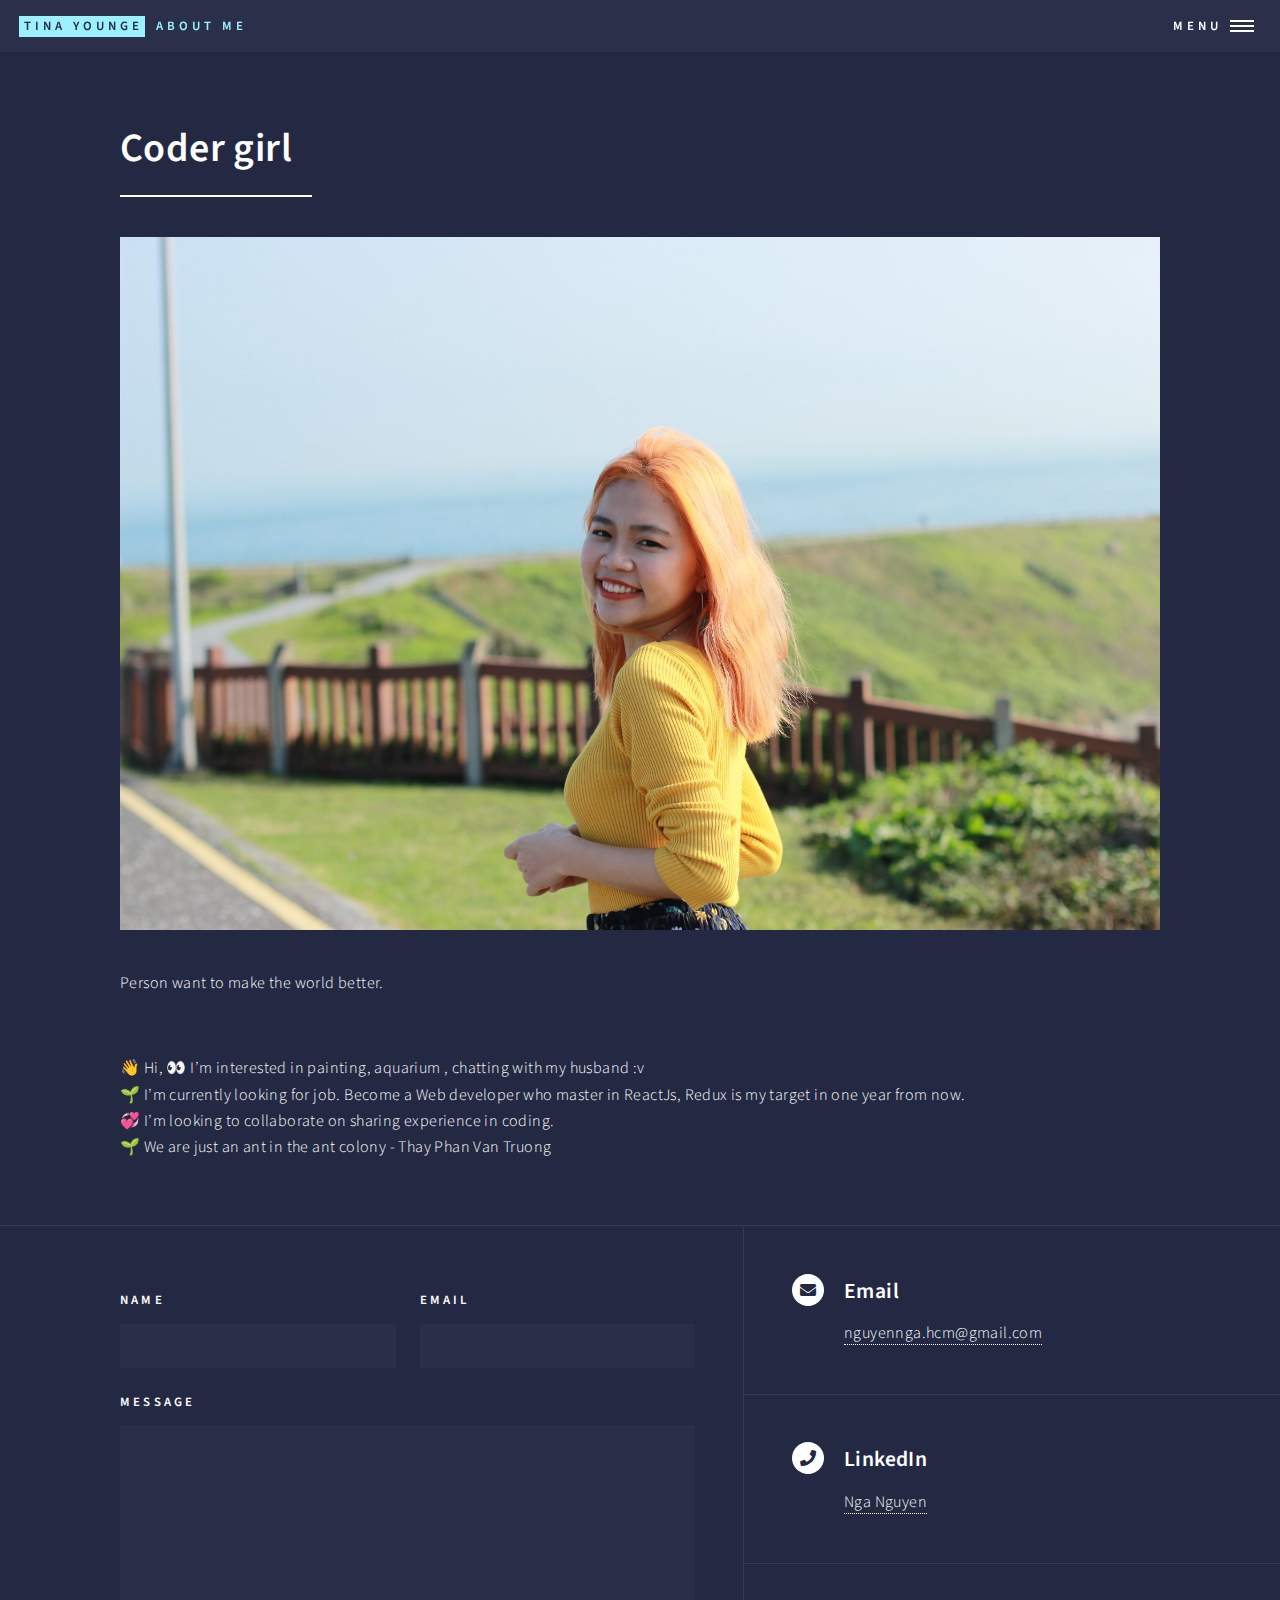
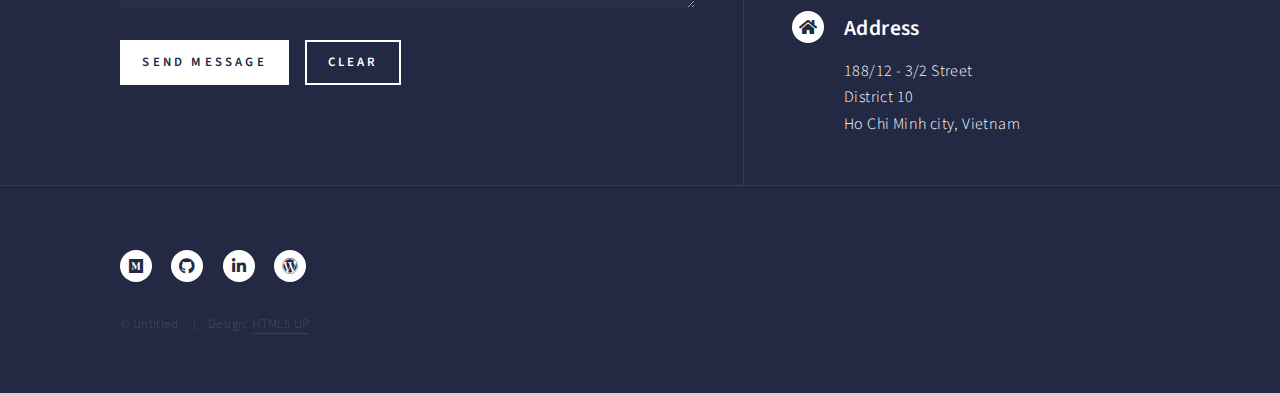
<file: generic.html>
<!DOCTYPE html>
<!--
	Forty by HTML5 UP
	html5up.net | @ajlkn
	Free for personal and commercial use under the CCA 3.0 license (html5up.net/license)
-->
<html>
  <head>
    <title>About me - TinaYounge</title>
    <meta charset="utf-8" />
    <meta
      name="viewport"
      content="width=device-width, initial-scale=1, user-scalable=no"
    />
    <link rel="stylesheet" href="assets/css/main.css" />
    <noscript
      ><link rel="stylesheet" href="assets/css/noscript.css"
    /></noscript>
  </head>
  <body class="is-preload">
    <!-- Wrapper -->
    <div id="wrapper">
      <!-- Header -->
      <header id="header">
        <a href="index.html" class="logo"
          ><strong>Tina Younge</strong> <span>About me</span></a
        >
        <nav>
          <a href="#menu">Menu</a>
        </nav>
      </header>

       <!-- Menu -->
       <nav id="menu">
        <ul class="links">
          <li><a href="index.html">Home</a></li>
          <li><a href="landing.html">Web developer</a></li>
          <li><a href="uxdesign.html">Ux design</a></li>
          <li><a href="ganeric.html">About me</a></li>
        </ul>
        <ul class="actions stacked">
          <li><a href="#" class="button primary fit">Get Started</a></li>
          <!-- <li><a href="#" class="button fit">Log In</a></li> -->
        </ul>
      </nav>

      <!-- Main -->
      <div id="main" class="alt">
        <!-- One -->
        <section id="one">
          <div class="inner">
            <header class="major">
              <h1>Coder girl</h1>
            </header>
            <span class="image main"><img src="images/tina.jpg" alt="" /></span>
            <p>Person want to make the world better.</p>
            <br>
              👋 Hi, 👀 I’m interested in painting, aquarium , chatting with my husband
              :v </br>🌱 I’m currently looking for job. Become a Web developer who master in ReactJs, Redux is my
              target in one year from now.</br> 💞️ I’m looking to collaborate on
              sharing experience in coding.
              <br>🌱 We are just an ant in the ant colony - 
             Thay Phan Van Truong
        
            </p>
          </div>
        </section>
      </div>

      <section id="contact">
        <div class="inner">
          <section>
            <form   action="mailto:blackmoon.hcm@gmail.com"
            method="post"
            enctype="text/plain">
              <div class="fields">
                <div class="field half">
                  <label for="name">Name</label>
                  <input type="text" name="name" id="name" />
                </div>
                <div class="field half">
                  <label for="email">Email</label>
                  <input type="text" name="email" id="email" />
                </div>
                <div class="field">
                  <label for="message">Message</label>
                  <textarea name="message" id="message" rows="6"></textarea>
                </div>
              </div>
              <ul class="actions">
                <li>
                  <input type="submit" value="Send Message" class="primary" />
                </li>
                <li><input type="reset" value="Clear" /></li>
              </ul>
            </form>
          </section>
          <section class="split">
            <section>
              <div class="contact-method">
                <span class="icon solid alt fa-envelope"></span>
                <h3>Email</h3>
                <a href="#">nguyennga.hcm@gmail.com</a>
              </div>
            </section>
            <section>
              <div class="contact-method">
                <span class="icon solid alt fa-phone"></span>
                <h3>LinkedIn</h3>

                <a href="https://www.linkedin.com/in/tinayounge/"
                  >Nga Nguyen</a
                >
              </div>
            </section>
            <section>
              <div class="contact-method">
                <span class="icon solid alt fa-home"></span>
                <h3>Address</h3>
                <span
                  >188/12 - 3/2 Street<br />
                  District 10<br />
                  Ho Chi Minh city, Vietnam</span
                >
              </div>
            </section>
          </section>
        </div>
      </section>

      <!-- Footer -->
      <footer id="footer">
        <div class="inner">
          <ul class="icons">
            <li>
              <a
                href="https://medium.com/@Tinayounge"
                class="icon brands alt fa fa-medium"
                target="blank"
                ><span class="label">Medium</span></a
              >
            </li>
            <li>
              <a
                href="https://github.com/TinaYounge"
                class="icon brands alt fa-github"
                ><span class="label" target="blank">GitHub</span></a
              >
            </li>
            <li>
              <a
                href="https://www.linkedin.com/in/tinayounge/"
                class="icon brands alt fa-linkedin-in"
                target="blank"
                ><span class="label">LinkedIn</span></a
              >
            </li>
            <li>
              <a
                href="https://wordpress.com/view/diaryofnga.wordpress.com"
                target="blank"
                class="icon brands alt fab fa-wordpress"
                ><span class="label">Wordpress</span></a
              >
            </li>
          </ul>
          <ul class="copyright">
            <li>&copy; Untitled</li>
            <li>Design: <a href="https://html5up.net">HTML5 UP</a></li>
          </ul>
        </div>
      </footer>
    </div>

    <!-- Scripts -->
    <script src="assets/js/jquery.min.js"></script>
    <script src="assets/js/jquery.scrolly.min.js"></script>
    <script src="assets/js/jquery.scrollex.min.js"></script>
    <script src="assets/js/browser.min.js"></script>
    <script src="assets/js/breakpoints.min.js"></script>
    <script src="assets/js/util.js"></script>
    <script src="assets/js/main.js"></script>
  </body>
</html>
</file>
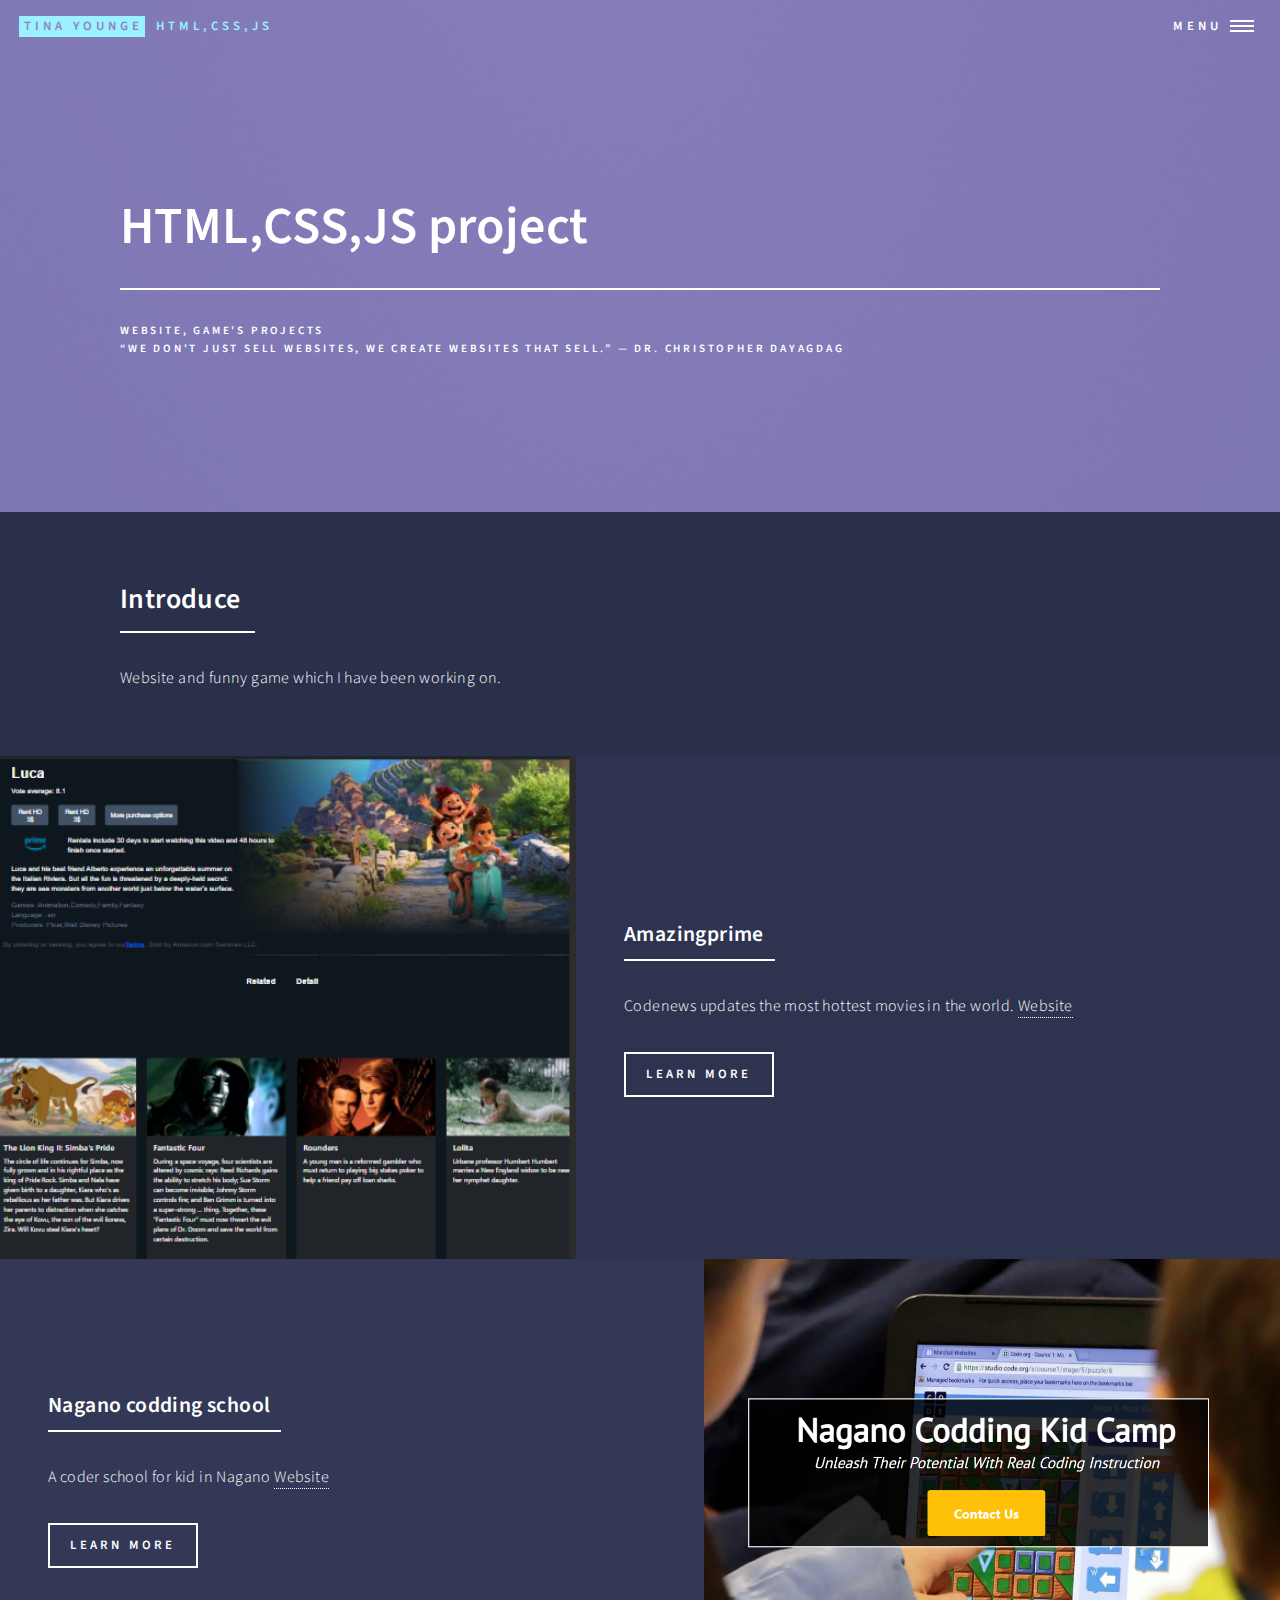
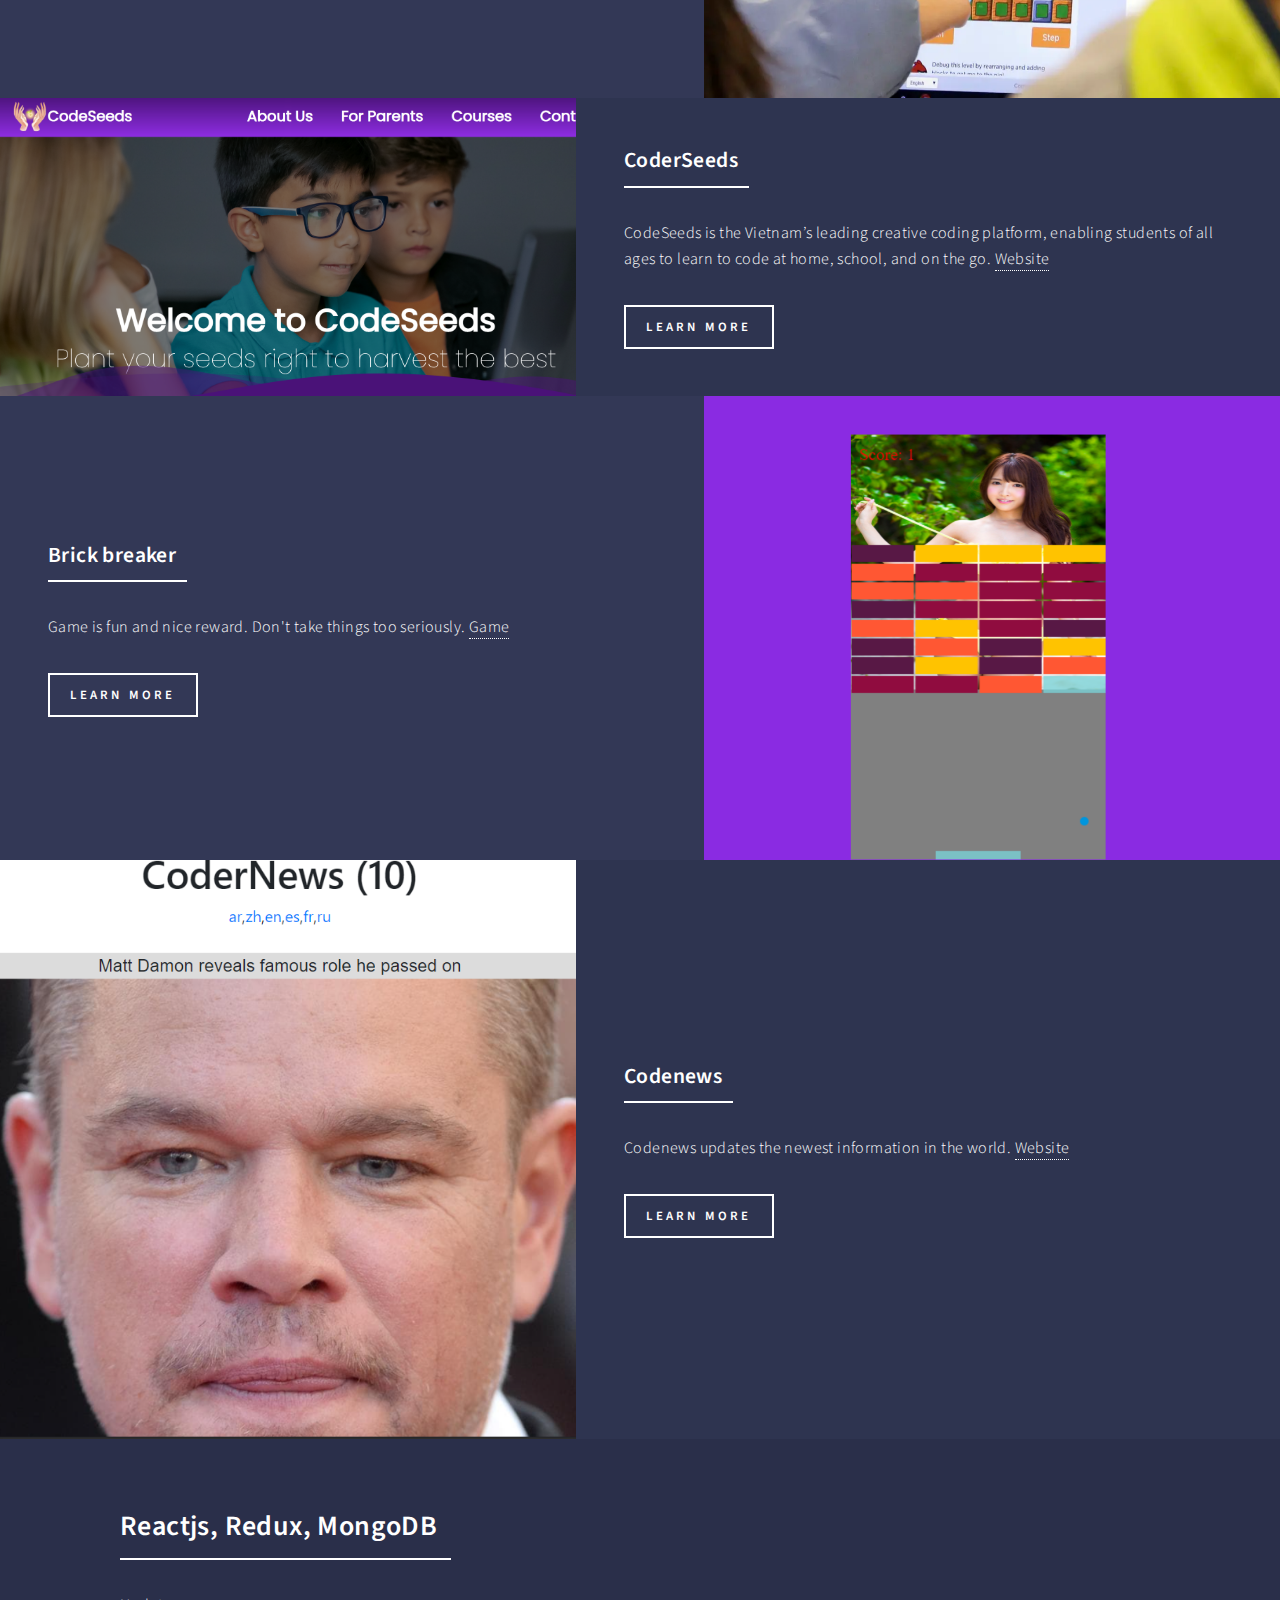
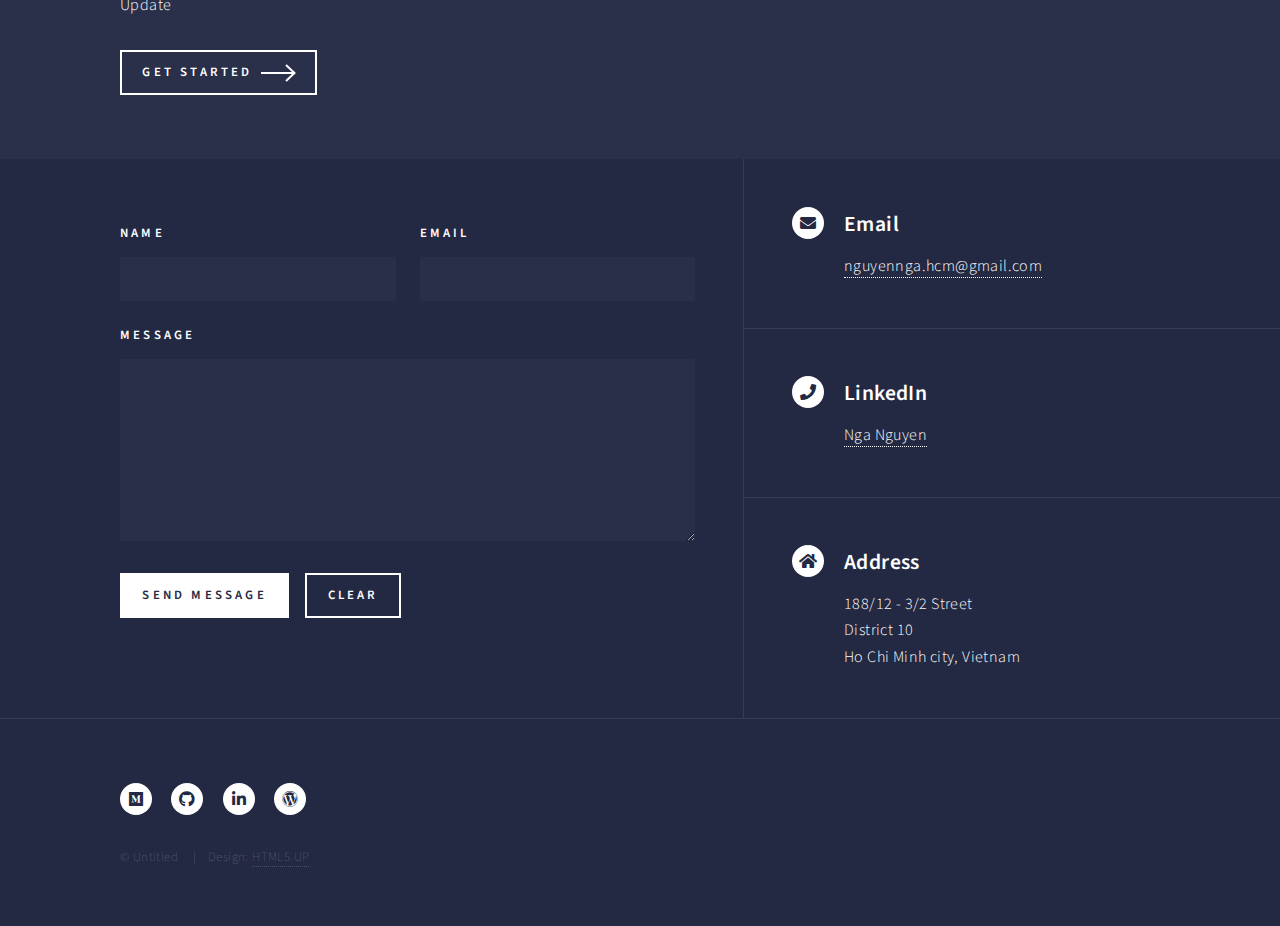
<file: landing.html>
<!DOCTYPE html>
<!--
	Forty by HTML5 UP
	html5up.net | @ajlkn
	Free for personal and commercial use under the CCA 3.0 license (html5up.net/license)
-->
<html>
  <head>
    <title>HTML,CSS,JS -TinaYounge</title>
    <meta charset="utf-8" />
    <meta
      name="viewport"
      content="width=device-width, initial-scale=1, user-scalable=no"
    />
    <link rel="stylesheet" href="assets/css/main.css" />
    <noscript
      ><link rel="stylesheet" href="assets/css/noscript.css"
    /></noscript>
  </head>
  <body class="is-preload">
    <!-- Wrapper -->
    <div id="wrapper">
      <!-- Header -->
      <!-- Note: The "styleN" class below should match that of the banner element. -->
      <header id="header" class="alt style2">
        <a href="index.html" class="logo"
          ><strong>Tina Younge</strong> <span>HTML,CSS,JS</span></a
        >
        <nav>
          <a href="#menu">Menu</a>
        </nav>
      </header>

      <!-- Menu -->
      <nav id="menu">
        <ul class="links">
          <li><a href="index.html">Home</a></li>
          <li><a href="landing.html">Web developer</a></li>
          <li><a href="uxdesign.html">Ux design</a></li>
          <li><a href="ganeric.html">About me</a></li>
        </ul>
        <ul class="actions stacked">
          <li><a href="#" class="button primary fit">Get Started</a></li>
          <!-- <li><a href="#" class="button fit">Log In</a></li> -->
        </ul>
      </nav>

      <!-- Banner -->
      <!-- Note: The "styleN" class below should match that of the header element. -->
      <section id="banner" class="style2">
        <div class="inner">
          <span class="image">
            <img src="images/pic02.jpg" alt="" />
          </span>
          <header class="major">
            <h1>HTML,CSS,JS project</h1>
          </header>
          <div class="content">
            <p>
              Website, game's projects<br />
              “We don't just sell websites, we create websites that SELL.” ― Dr.
              Christopher Dayagdag
            </p>
          </div>
        </div>
      </section>

      <!-- Main -->
      <div id="main">
        <!-- One -->
        <section id="one">
          <div class="inner">
            <header class="major">
              <h2>Introduce</h2>
            </header>
            <p>Website and funny game which I have been working on.</p>
          </div>
        </section>

        <!-- Two -->
        <section id="two" class="spotlights">
          <section>
            <a href="generic.html" class="image">
              <img
                src="images/amazingprime.PNG"
                alt=""
                data-position="top center"
              />
            </a>
            <div class="content">
              <div class="inner">
                <header class="major">
                  <h3>Amazingprime</h3>
                </header>
                <p>
                  Codenews updates the most hottest movies in the world.
                  <a href="https://amazingprime.netlify.app/" target="blank">
                    Website</a
                  >
                </p>
                <ul class="actions">
                  <li><a href="generic.html" class="button">Learn more</a></li>
                </ul>
              </div>
            </div>
          </section>
          <section>
            <a href="generic.html" class="image">
              <img
                src="images/nagano.jpg"
                alt=""
                data-position="center center"
              />
            </a>
            <div class="content">
              <div class="inner">
                <header class="major">
                  <h3>Nagano codding school</h3>
                </header>
                <p>
                  A coder school for kid in Nagano
                  <a
                    href="https://coderkid.tinanguyen95.repl.co/"
                    target="blank"
                  >
                    Website</a
                  >
                </p>
                <ul class="actions">
                  <li><a href="generic.html" class="button">Learn more</a></li>
                </ul>
              </div>
            </div>
          </section>
          <section>
            <a href="generic.html" class="image">
              <img
                src="images/coderseeds.jpg"
                alt=""
                data-position="top center"
              />
            </a>
            <div class="content">
              <div class="inner">
                <header class="major">
                  <h3>CoderSeeds</h3>
                </header>
                <p>
                  CodeSeeds is the Vietnam’s leading creative coding platform,
                  enabling students of all ages to learn to code at home,
                  school, and on the go.
                  <a
                    href="https://codeseeds.netlify.app/#section4 "
                    target="blank"
                  >
                    Website</a
                  >
                </p>
                <ul class="actions">
                  <li><a href="generic.html" class="button">Learn more</a></li>
                </ul>
              </div>
            </div>
          </section>
          <section>
            <a href="generic.html" class="image">
              <img src="images/Brick.jpg" alt="" data-position="25% 25%" />
            </a>
            <div class="content">
              <div class="inner">
                <header class="major">
                  <h3>Brick breaker</h3>
                </header>
                <p>
                  Game is fun and nice reward. Don't take things too seriously.
                  <a
                    href="https://elegant-murdock-9edf9c.netlify.app/"
                    target="blank"
                  >
                    Game</a
                  >
                </p>
                <ul class="actions">
                  <li><a href="generic.html" class="button">Learn more</a></li>
                </ul>
              </div>
            </div>
          </section>
          <section>
            <a href="generic.html" class="image">
              <img
                src="images/codenews.jpg"
                alt=""
                data-position="top center"
              />
            </a>
            <div class="content">
              <div class="inner">
                <header class="major">
                  <h3>Codenews</h3>
                </header>
                <p>
                  Codenews updates the newest information in the world.
                  <a
                    href="https://week3-thus-chart.netlify.app/"
                    target="blank"
                  >
                    Website</a
                  >
                </p>
                <ul class="actions">
                  <li><a href="generic.html" class="button">Learn more</a></li>
                </ul>
              </div>
            </div>
          </section>
        </section>

        <!-- Three -->
        <section id="three">
          <div class="inner">
            <header class="major">
              <h2>Reactjs, Redux, MongoDB</h2>
            </header>
            <p>Update</p>
            <ul class="actions">
              <li>
                <a href="ReactJs.html" class="button next">Get Started</a>
              </li>
            </ul>
          </div>
        </section>
      </div>

      <section id="contact">
        <div class="inner">
          <section>
            <form
              action="mailto:blackmoon.hcm@gmail.com"
              method="post"
              enctype="text/plain"
            >
              <div class="fields">
                <div class="field half">
                  <label for="name">Name</label>
                  <input type="text" name="name" id="name" />
                </div>
                <div class="field half">
                  <label for="email">Email</label>
                  <input type="text" name="email" id="email" />
                </div>
                <div class="field">
                  <label for="message">Message</label>
                  <textarea name="message" id="message" rows="6"></textarea>
                </div>
              </div>
              <ul class="actions">
                <li>
                  <input type="submit" value="Send Message" class="primary" />
                </li>
                <li><input type="reset" value="Clear" /></li>
              </ul>
            </form>
          </section>
          <section class="split">
            <section>
              <div class="contact-method">
                <span class="icon solid alt fa-envelope"></span>
                <h3>Email</h3>
                <a href="#">nguyennga.hcm@gmail.com</a>
              </div>
            </section>
            <section>
              <div class="contact-method">
                <span class="icon solid alt fa-phone"></span>
                <h3>LinkedIn</h3>

                <a href="https://www.linkedin.com/in/tinayounge/">Nga Nguyen</a>
              </div>
            </section>
            <section>
              <div class="contact-method">
                <span class="icon solid alt fa-home"></span>
                <h3>Address</h3>
                <span
                  >188/12 - 3/2 Street<br />
                  District 10<br />
                  Ho Chi Minh city, Vietnam</span
                >
              </div>
            </section>
          </section>
        </div>
      </section>

      <!-- Footer -->
      <footer id="footer">
        <div class="inner">
          <ul class="icons">
            <li>
              <a
                href="https://medium.com/@Tinayounge"
                class="icon brands alt fa fa-medium"
                target="blank"
                ><span class="label">Medium</span></a
              >
            </li>
            <li>
              <a
                href="https://github.com/TinaYounge"
                class="icon brands alt fa-github"
                ><span class="label" target="blank">GitHub</span></a
              >
            </li>
            <li>
              <a
                href="https://www.linkedin.com/in/nga-nguyen-1805/"
                class="icon brands alt fa-linkedin-in"
                target="blank"
                ><span class="label">LinkedIn</span></a
              >
            </li>
            <li>
              <a
                href="https://wordpress.com/view/diaryofnga.wordpress.com"
                target="blank"
                class="icon brands alt fab fa-wordpress"
                ><span class="label">Wordpress</span></a
              >
            </li>
          </ul>
          <ul class="copyright">
            <li>&copy; Untitled</li>
            <li>Design: <a href="https://html5up.net">HTML5 UP</a></li>
          </ul>
        </div>
      </footer>
    </div>

    <!-- Scripts -->
    <script src="assets/js/jquery.min.js"></script>
    <script src="assets/js/jquery.scrolly.min.js"></script>
    <script src="assets/js/jquery.scrollex.min.js"></script>
    <script src="assets/js/browser.min.js"></script>
    <script src="assets/js/breakpoints.min.js"></script>
    <script src="assets/js/util.js"></script>
    <script src="assets/js/main.js"></script>
  </body>
</html>
</file>
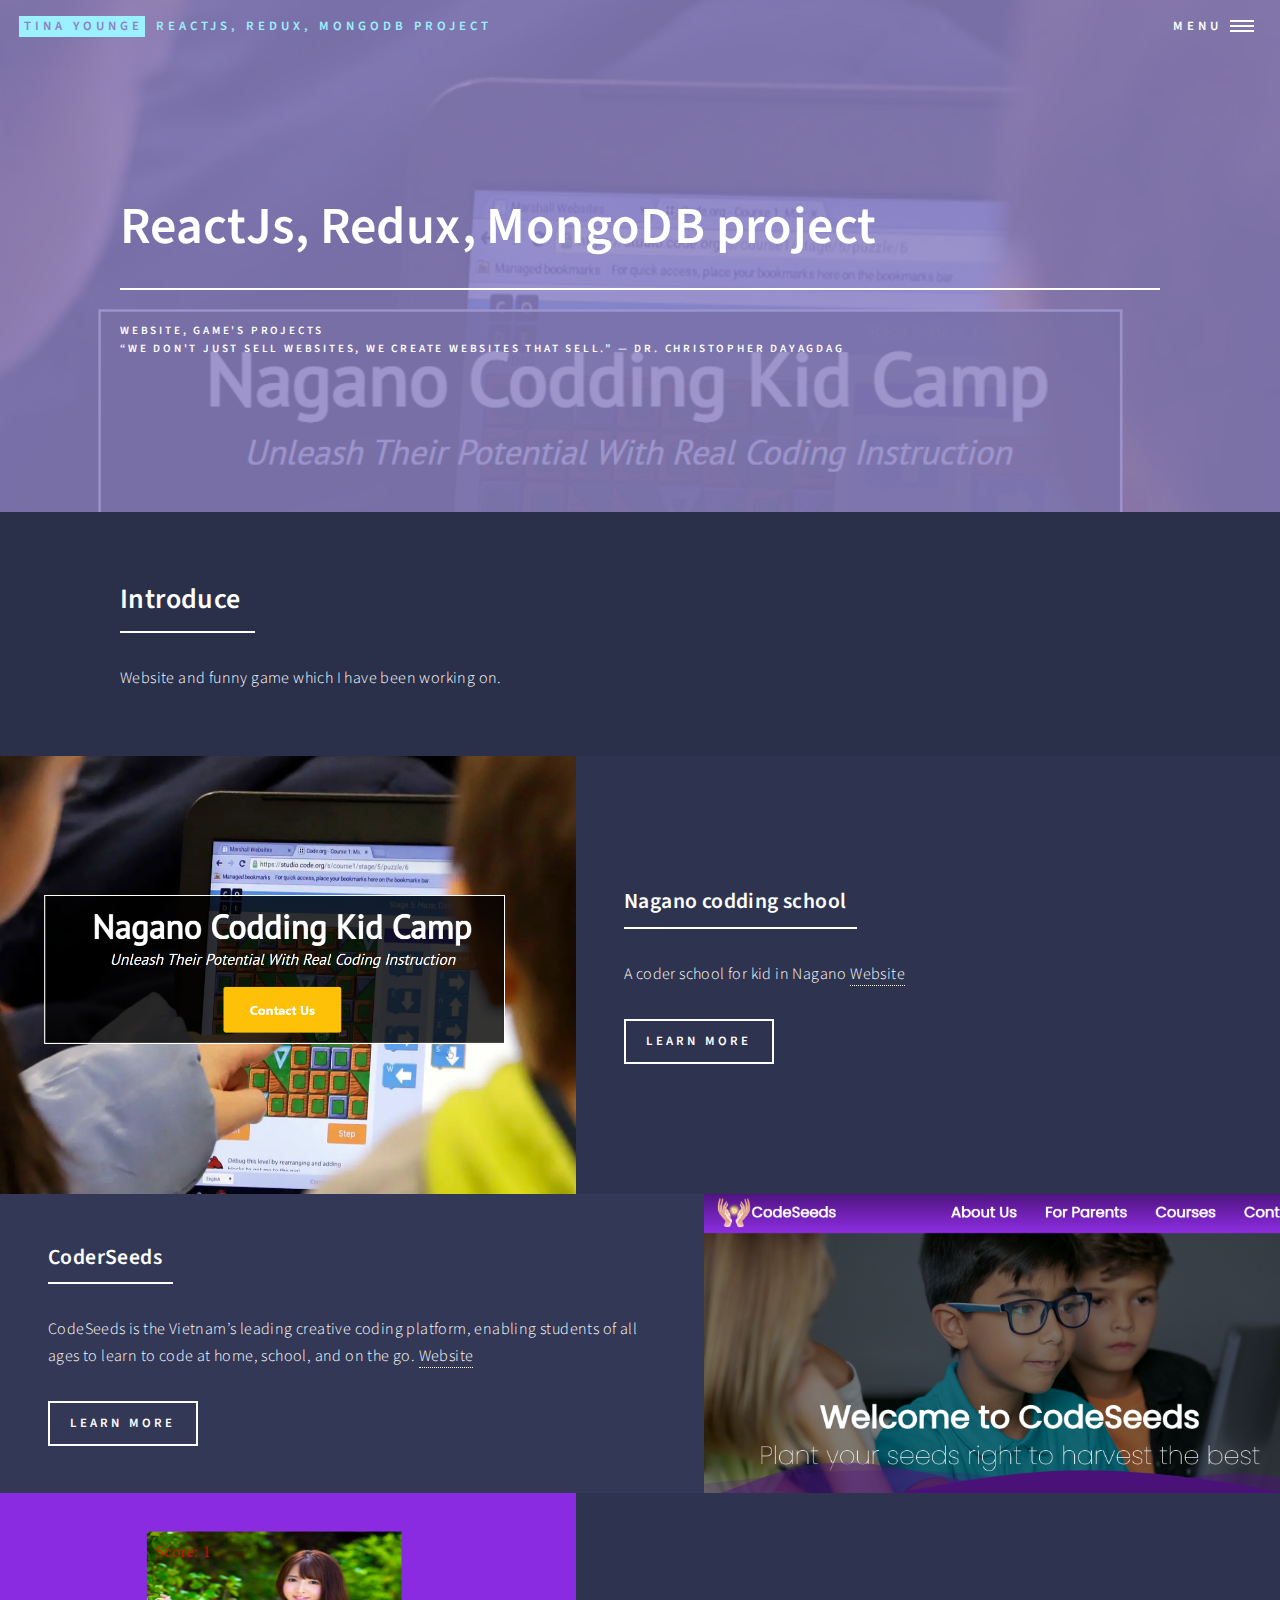
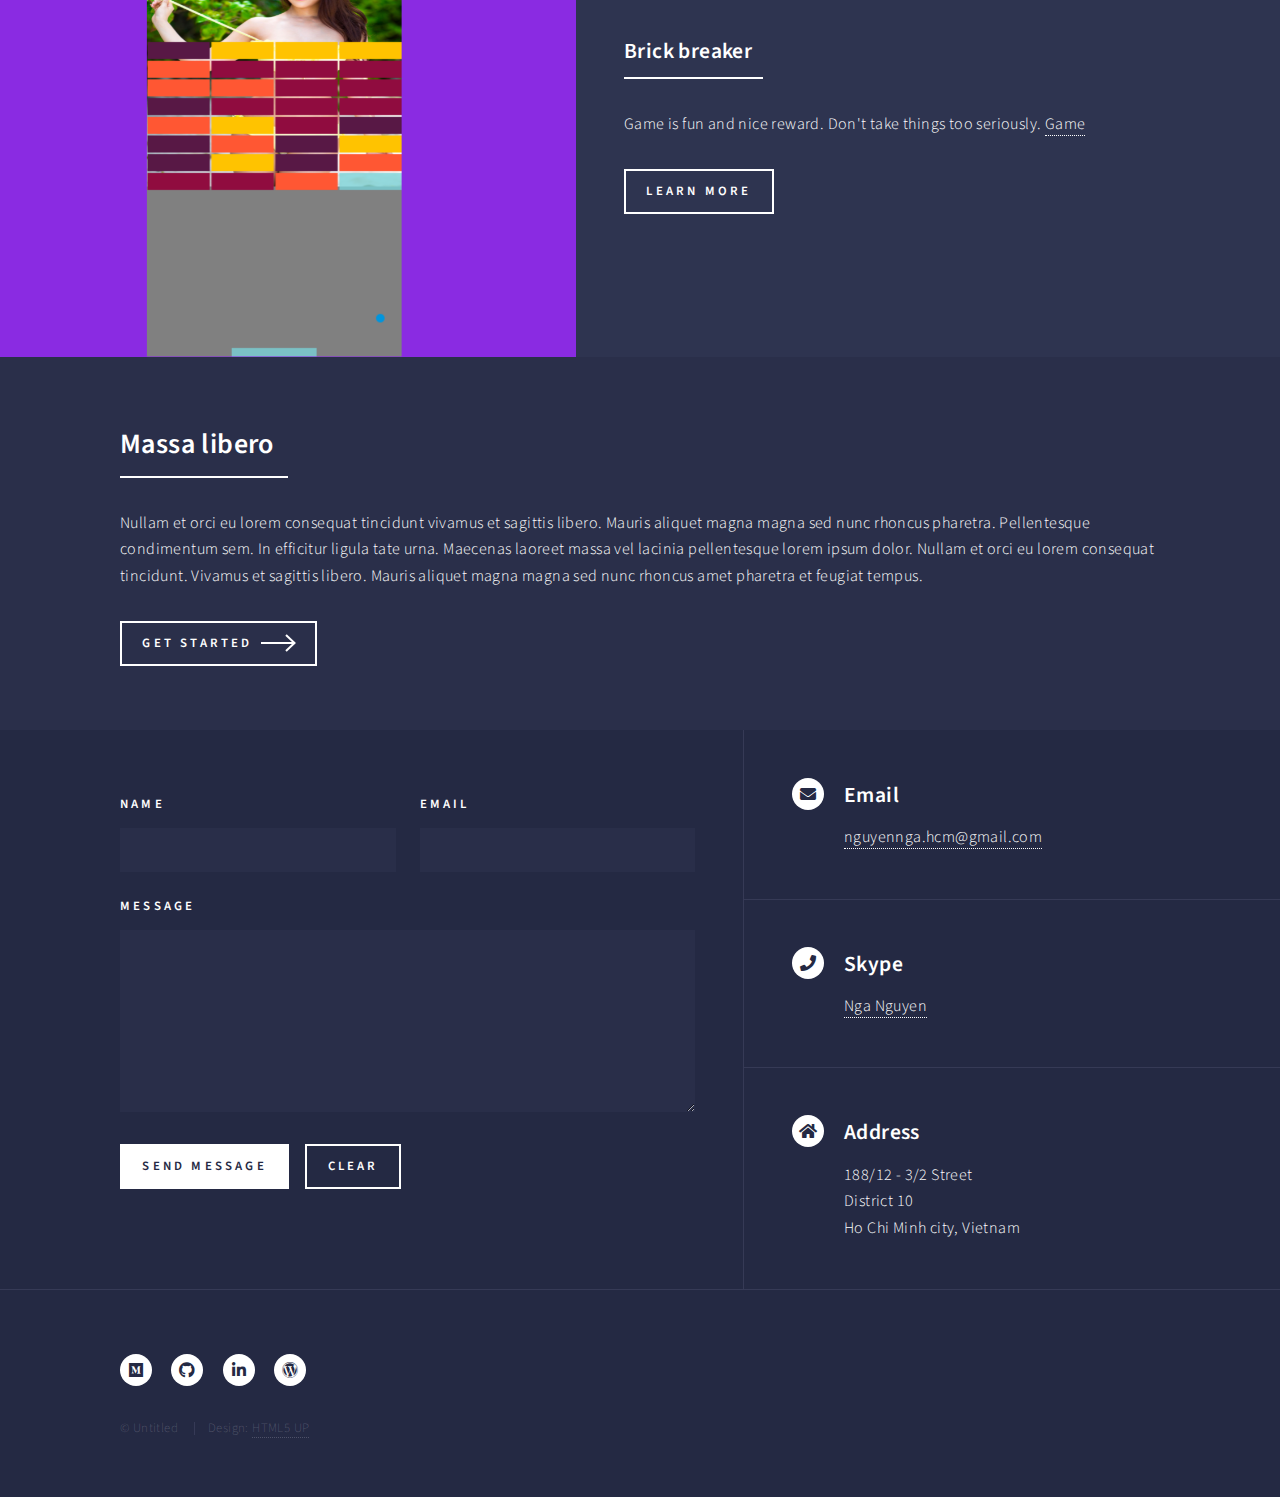
<file: ReactJs.html>
<!DOCTYPE html>
<html>
  <head>
    <title>HTML,CSS,JS -TinaYounge</title>
    <meta charset="utf-8" />
    <meta
      name="viewport"
      content="width=device-width, initial-scale=1, user-scalable=no"
    />
    <link rel="stylesheet" href="assets/css/main.css" />
    <noscript
      ><link rel="stylesheet" href="assets/css/noscript.css"
    /></noscript>
  </head>
  <body class="is-preload">
    <!-- Wrapper -->
    <div id="wrapper">
      <!-- Header -->
      <!-- Note: The "styleN" class below should match that of the banner element. -->
      <header id="header" class="alt style2">
        <a href="index.html" class="logo"
          ><strong>Tina Younge</strong>
          <span>Reactjs, Redux, MongoDB project</span></a
        >
        <nav>
          <a href="#menu">Menu</a>
        </nav>
      </header>

      <!-- Menu -->
      <nav id="menu">
        <ul class="links">
          <li><a href="index.html">Home</a></li>
          <li><a href="landing.html">Web developer</a></li>
          <li><a href="uxdesign.html">Ux design</a></li>
          <li><a href="ganeric.html">About me</a></li>
        </ul>
        <ul class="actions stacked">
          <li><a href="#" class="button primary fit">Get Started</a></li>
          <!-- <li><a href="#" class="button fit">Log In</a></li> -->
        </ul>
      </nav>

      <!-- Banner -->
      <!-- Note: The "styleN" class below should match that of the header element. -->
      <section id="banner" class="style2">
        <div class="inner">
          <span class="image">
            <img src="images/nagano.jpg" alt="" />
          </span>
          <header class="major">
            <h1>ReactJs, Redux, MongoDB project</h1>
          </header>
          <div class="content">
            <p>
              Website, game's projects<br />
              “We don't just sell websites, we create websites that SELL.” ― Dr.
              Christopher Dayagdag
            </p>
          </div>
        </div>
      </section>

      <!-- Main -->
      <div id="main">
        <!-- One -->
        <section id="one">
          <div class="inner">
            <header class="major">
              <h2>Introduce</h2>
            </header>
            <p>Website and funny game which I have been working on.</p>
          </div>
        </section>

        <!-- Two -->
        <section id="two" class="spotlights">
          <section>
            <a href="generic.html" class="image">
              <img
                src="images/nagano.jpg"
                alt=""
                data-position="center center"
              />
            </a>
            <div class="content">
              <div class="inner">
                <header class="major">
                  <h3>Nagano codding school</h3>
                </header>
                <p>
                  A coder school for kid in Nagano
                  <a
                    href="https://coderkid.tinanguyen95.repl.co/"
                    target="blank"
                  >
                    Website</a
                  >
                </p>
                <ul class="actions">
                  <li><a href="generic.html" class="button">Learn more</a></li>
                </ul>
              </div>
            </div>
          </section>
          <section>
            <a href="generic.html" class="image">
              <img
                src="images/coderseeds.jpg"
                alt=""
                data-position="top center"
              />
            </a>
            <div class="content">
              <div class="inner">
                <header class="major">
                  <h3>CoderSeeds</h3>
                </header>
                <p>
                  CodeSeeds is the Vietnam’s leading creative coding platform,
                  enabling students of all ages to learn to code at home,
                  school, and on the go.
                  <a
                    href="https://codeseeds.netlify.app/#section4 "
                    target="blank"
                  >
                    Website</a
                  >
                </p>
                <ul class="actions">
                  <li><a href="generic.html" class="button">Learn more</a></li>
                </ul>
              </div>
            </div>
          </section>
          <section>
            <a href="generic.html" class="image">
              <img src="images/Brick.jpg" alt="" data-position="25% 25%" />
            </a>
            <div class="content">
              <div class="inner">
                <header class="major">
                  <h3>Brick breaker</h3>
                </header>
                <p>
                  Game is fun and nice reward. Don't take things too seriously.
                  <a
                    href="https://elegant-murdock-9edf9c.netlify.app/"
                    target="blank"
                  >
                    Game</a
                  >
                </p>
                <ul class="actions">
                  <li><a href="generic.html" class="button">Learn more</a></li>
                </ul>
              </div>
            </div>
          </section>
        </section>

        <!-- Three -->
        <section id="three">
          <div class="inner">
            <header class="major">
              <h2>Massa libero</h2>
            </header>
            <p>
              Nullam et orci eu lorem consequat tincidunt vivamus et sagittis
              libero. Mauris aliquet magna magna sed nunc rhoncus pharetra.
              Pellentesque condimentum sem. In efficitur ligula tate urna.
              Maecenas laoreet massa vel lacinia pellentesque lorem ipsum dolor.
              Nullam et orci eu lorem consequat tincidunt. Vivamus et sagittis
              libero. Mauris aliquet magna magna sed nunc rhoncus amet pharetra
              et feugiat tempus.
            </p>
            <ul class="actions">
              <li>
                <a href="generic.html" class="button next">Get Started</a>
              </li>
            </ul>
          </div>
        </section>
      </div>

      <section id="contact">
        <div class="inner">
          <section>
            <form
              action="mailto:blackmoon.hcm@gmail.com"
              method="post"
              enctype="text/plain"
            >
              <div class="fields">
                <div class="field half">
                  <label for="name">Name</label>
                  <input type="text" name="name" id="name" />
                </div>
                <div class="field half">
                  <label for="email">Email</label>
                  <input type="text" name="email" id="email" />
                </div>
                <div class="field">
                  <label for="message">Message</label>
                  <textarea name="message" id="message" rows="6"></textarea>
                </div>
              </div>
              <ul class="actions">
                <li>
                  <input type="submit" value="Send Message" class="primary" />
                </li>
                <li><input type="reset" value="Clear" /></li>
              </ul>
            </form>
          </section>
          <section class="split">
            <section>
              <div class="contact-method">
                <span class="icon solid alt fa-envelope"></span>
                <h3>Email</h3>
                <a href="#">nguyennga.hcm@gmail.com</a>
              </div>
            </section>
            <section>
              <div class="contact-method">
                <span class="icon solid alt fa-phone"></span>
                <h3>Skype</h3>

                <a href="https://www.linkedin.com/in/tinayounge/">Nga Nguyen</a>
              </div>
            </section>
            <section>
              <div class="contact-method">
                <span class="icon solid alt fa-home"></span>
                <h3>Address</h3>
                <span
                  >188/12 - 3/2 Street<br />
                  District 10<br />
                  Ho Chi Minh city, Vietnam</span
                >
              </div>
            </section>
          </section>
        </div>
      </section>

      <!-- Footer -->
      <footer id="footer">
        <div class="inner">
          <ul class="icons">
            <li>
              <a
                href="https://medium.com/@Tinayounge"
                class="icon brands alt fa fa-medium"
                target="blank"
                ><span class="label">Medium</span></a
              >
            </li>
            <li>
              <a
                href="https://github.com/TinaYounge"
                class="icon brands alt fa-github"
                ><span class="label" target="blank">GitHub</span></a
              >
            </li>
            <li>
              <a
                href="https://www.linkedin.com/in/nga-nguyen-1805/"
                class="icon brands alt fa-linkedin-in"
                target="blank"
                ><span class="label">LinkedIn</span></a
              >
            </li>
            <li>
              <a
                href="https://wordpress.com/view/diaryofnga.wordpress.com"
                target="blank"
                class="icon brands alt fab fa-wordpress"
                ><span class="label">Wordpress</span></a
              >
            </li>
          </ul>
          <ul class="copyright">
            <li>&copy; Untitled</li>
            <li>Design: <a href="https://html5up.net">HTML5 UP</a></li>
          </ul>
        </div>
      </footer>
    </div>

    <!-- Scripts -->
    <script src="assets/js/jquery.min.js"></script>
    <script src="assets/js/jquery.scrolly.min.js"></script>
    <script src="assets/js/jquery.scrollex.min.js"></script>
    <script src="assets/js/browser.min.js"></script>
    <script src="assets/js/breakpoints.min.js"></script>
    <script src="assets/js/util.js"></script>
    <script src="assets/js/main.js"></script>
  </body>
</html>
</file>
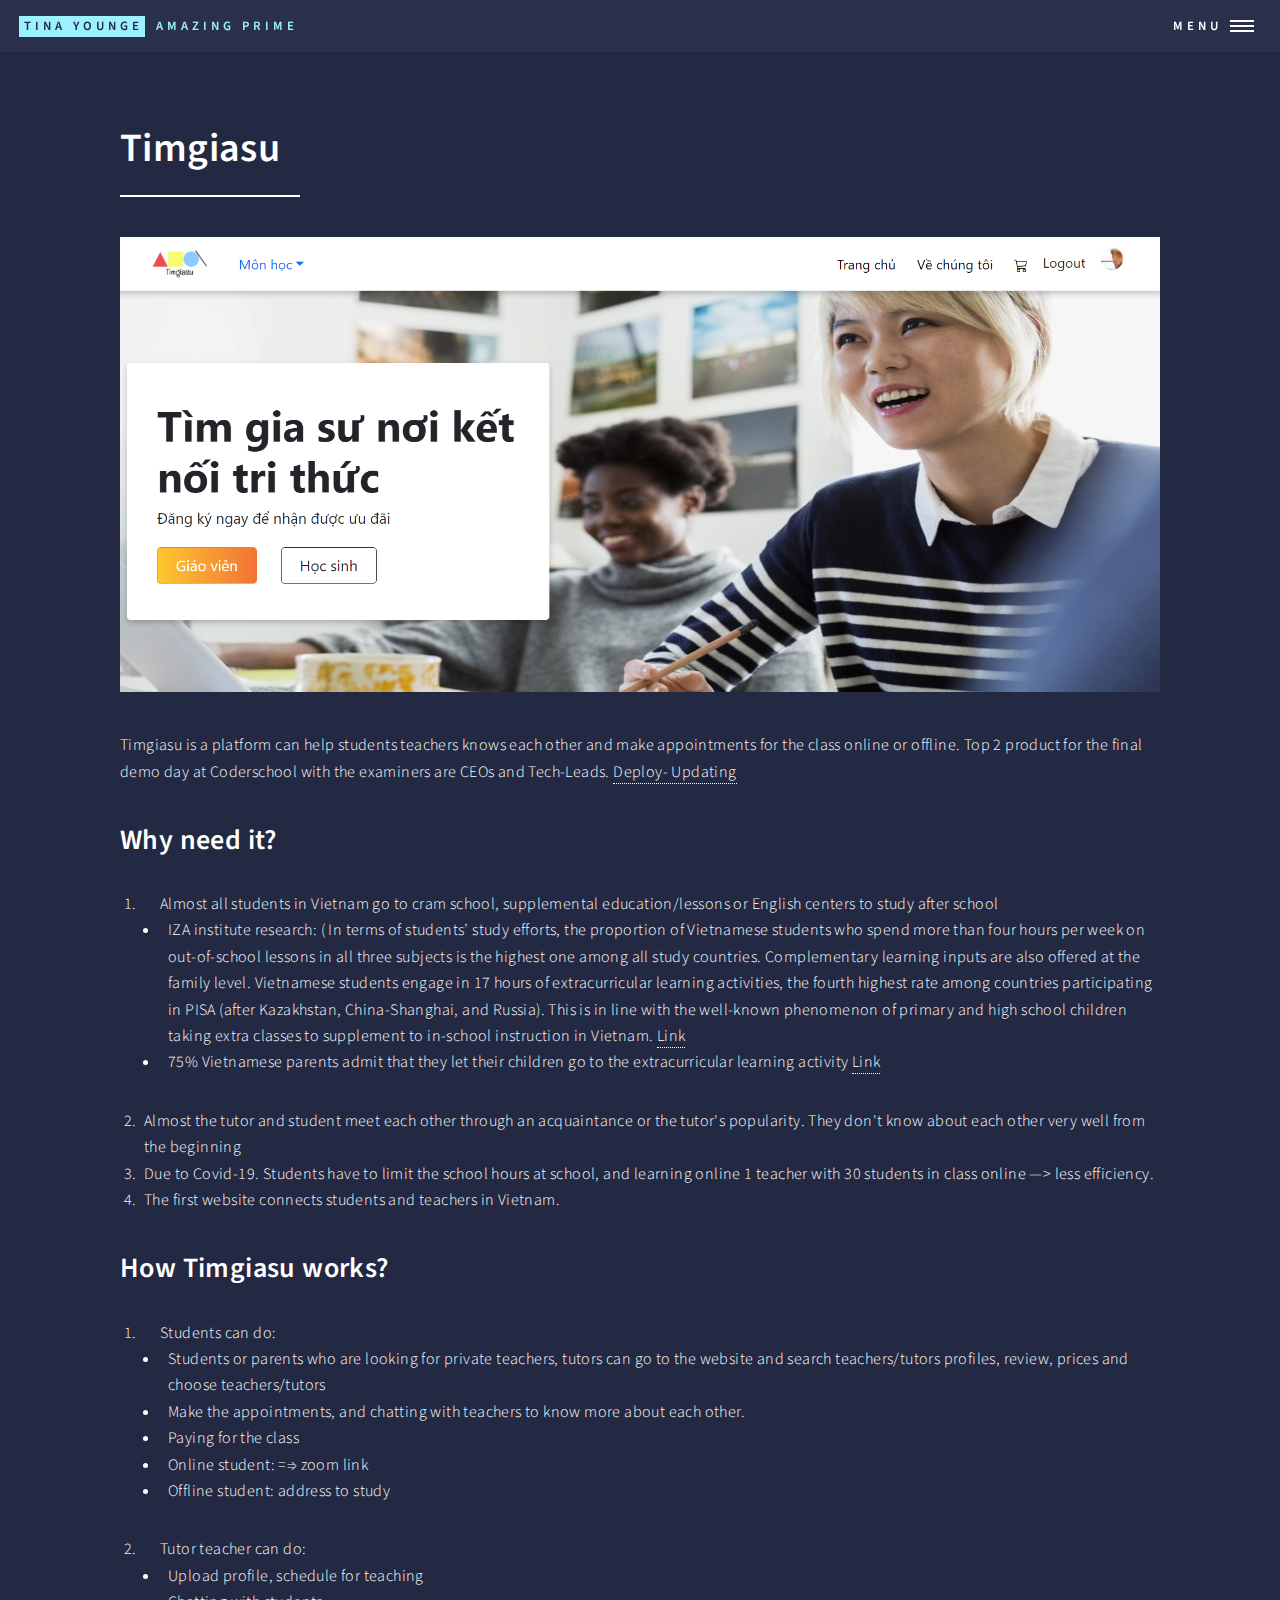
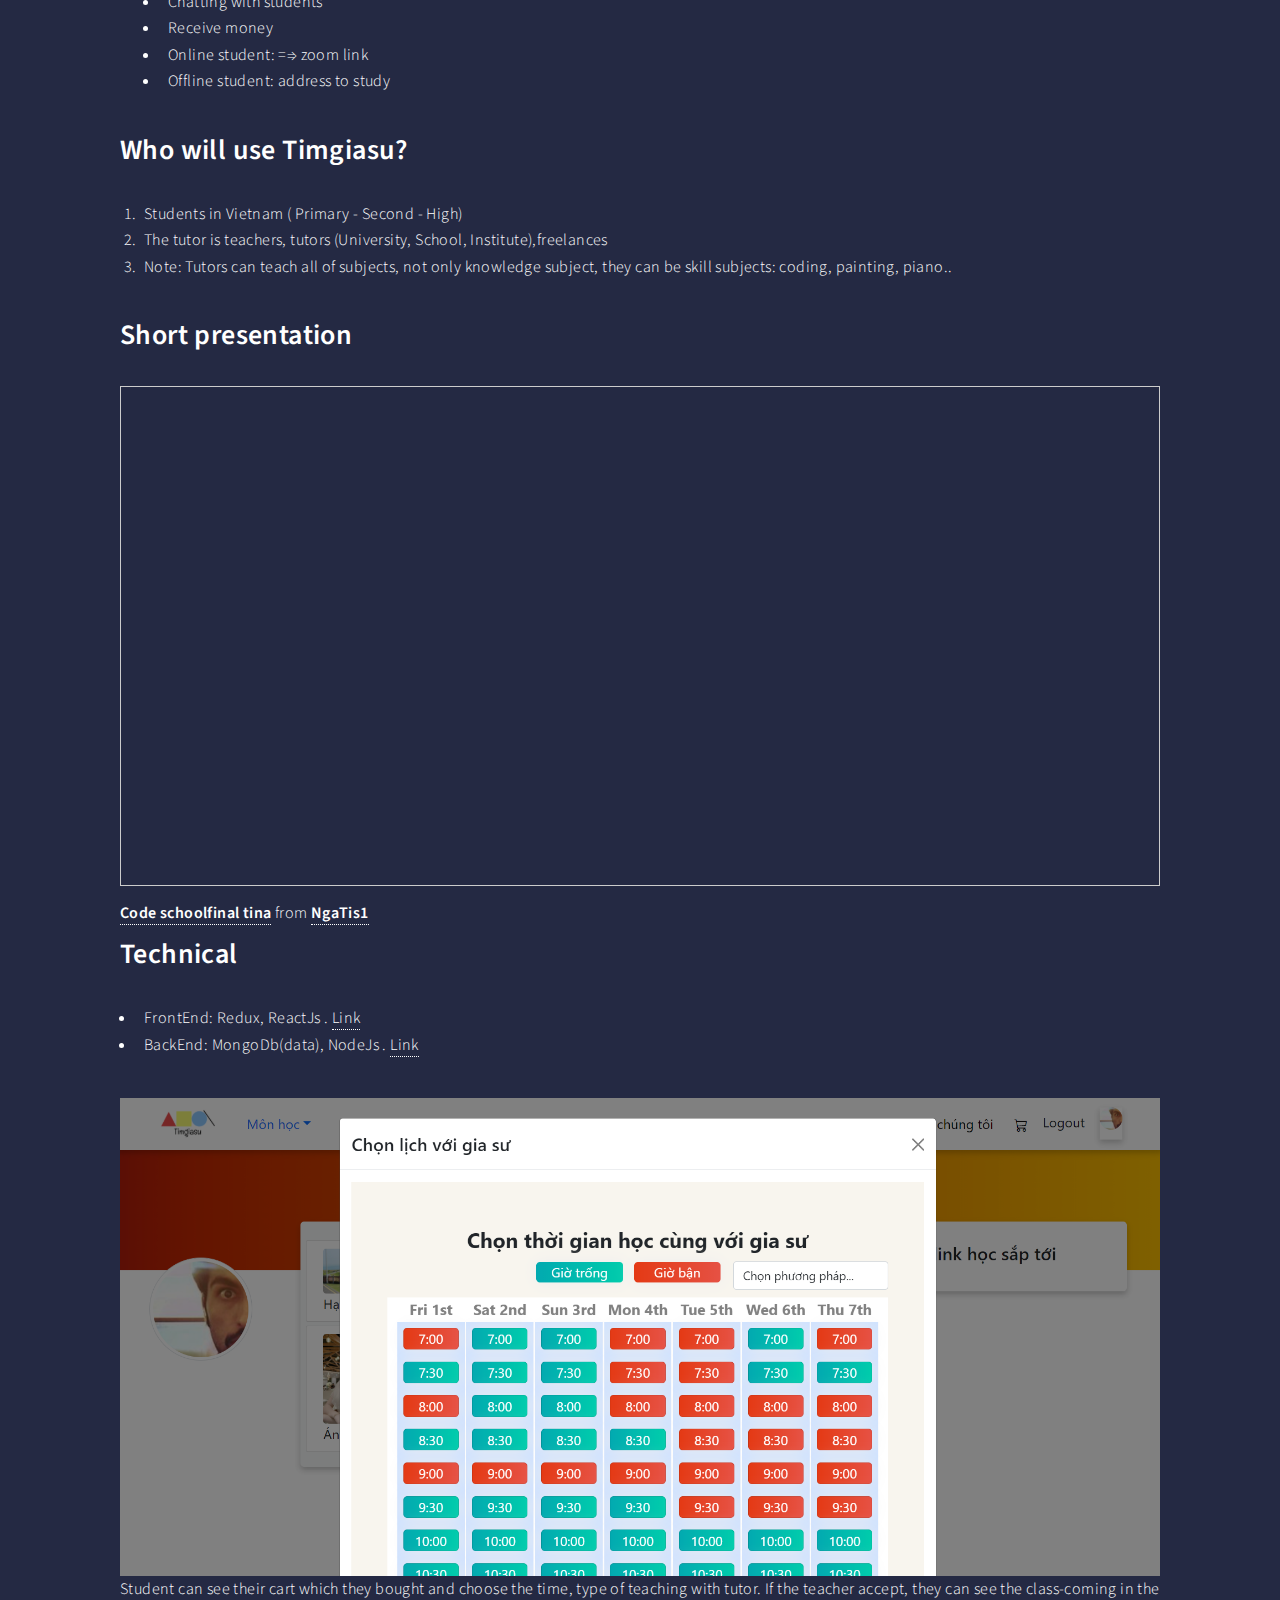
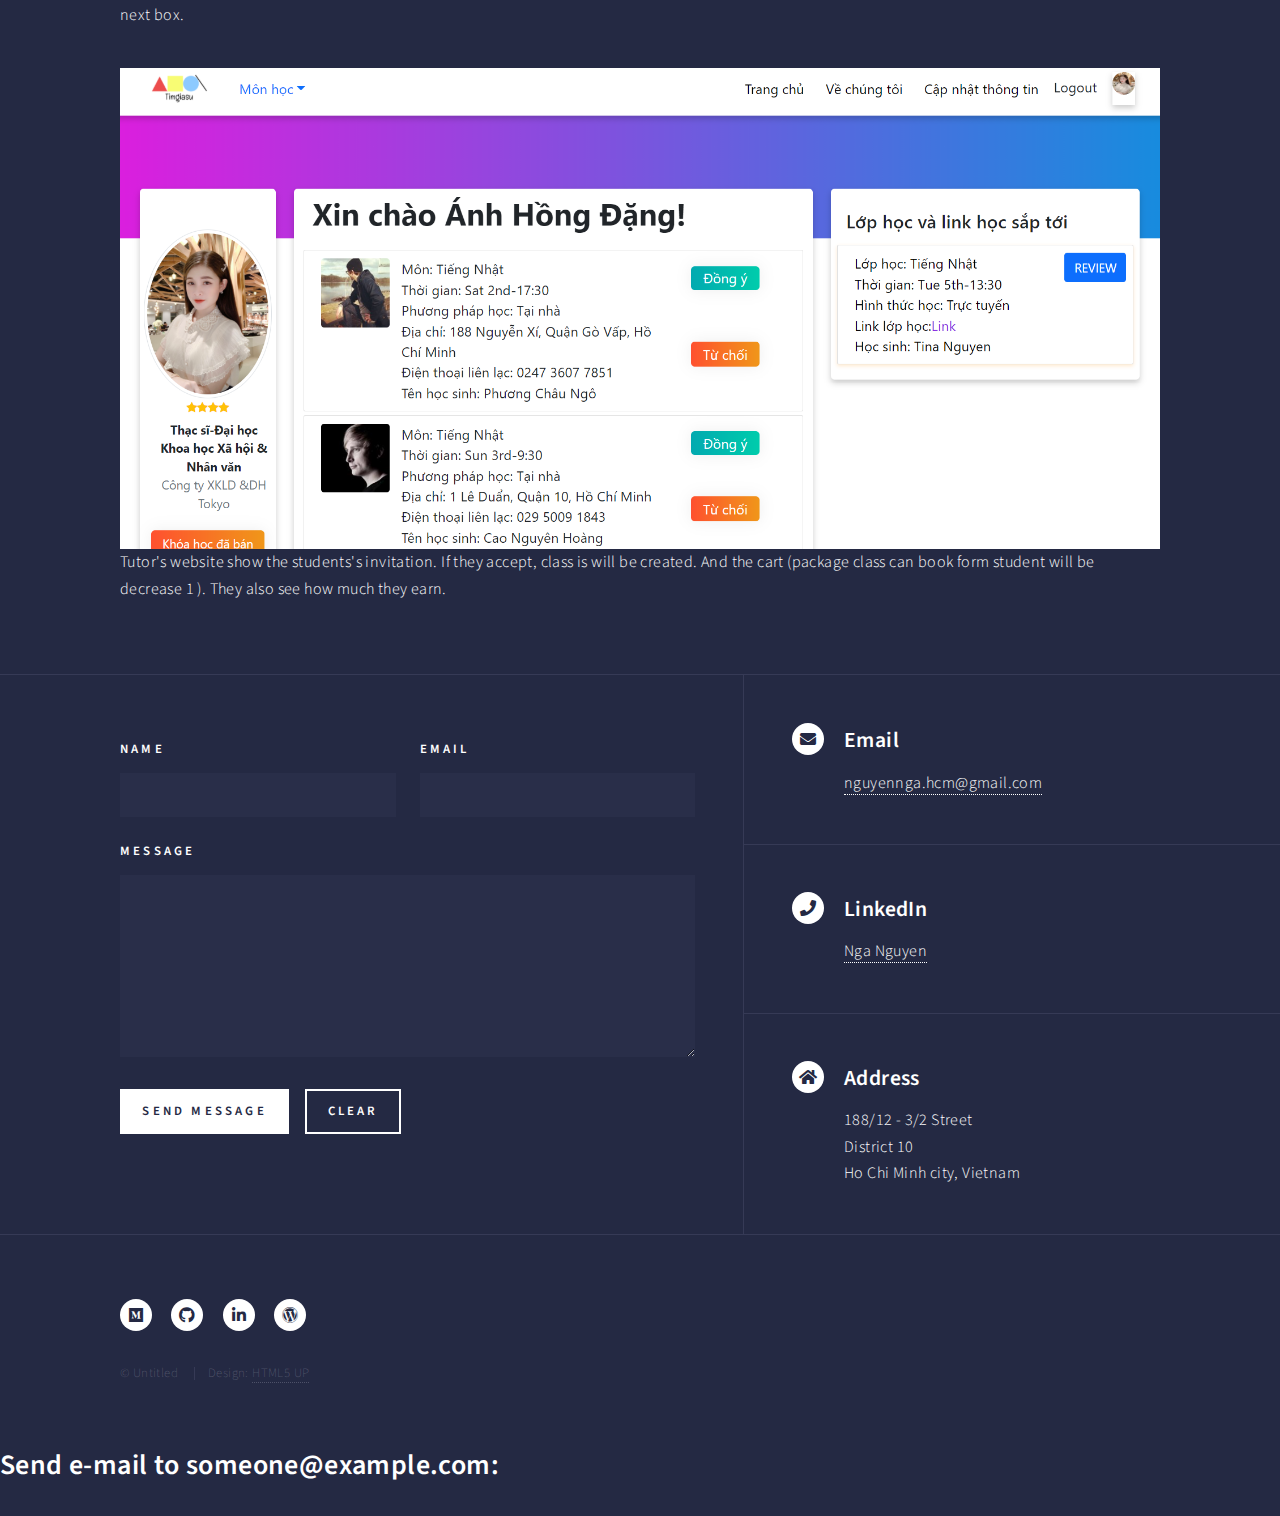
<file: Timgiasu.html>
<!DOCTYPE html>
<!--
	Forty by HTML5 UP
	html5up.net | @ajlkn
	Free for personal and commercial use under the CCA 3.0 license (html5up.net/license)
-->
<html>
  <head>
    <title>AmazingPrime - TinaYounge</title>
    <meta charset="utf-8" />
    <meta
      name="viewport"
      content="width=device-width, initial-scale=1, user-scalable=no"
    />
    <link rel="stylesheet" href="assets/css/main.css" />
    <noscript
      ><link rel="stylesheet" href="assets/css/noscript.css"
    /></noscript>
  </head>
  <body class="is-preload">
    <!-- Wrapper -->
    <div id="wrapper">
      <!-- Header -->
      <header id="header">
        <a href="index.html" class="logo"
          ><strong>Tina Younge</strong> <span>Amazing Prime</span></a
        >
        <nav>
          <a href="#menu">Menu</a>
        </nav>
      </header>

      <!-- Menu -->
      <nav id="menu">
        <ul class="links">
          <li><a href="index.html">Home</a></li>
          <li><a href="landing.html">Web developer</a></li>
          <li><a href="uxdesign.html">Ux design</a></li>
          <li></li>
        </ul>
        <ul class="actions stacked">
          <li><a href="#" class="button primary fit">Get Started</a></li>
        </ul>
      </nav>

      <!-- Main -->
      <div id="main" class="alt">
        <!-- One -->
        <section id="one">
          <div class="inner">
            <header class="major">
              <h1>Timgiasu</h1>
            </header>
            <span class="image main"
              ><img src="images/anhbia.PNG" alt=""
            /></span>
            <p>
              Timgiasu is a platform can help students teachers knows each other
              and make appointments for the class online or offline. Top 2
              product for the final demo day at Coderschool with the examiners
              are CEOs and Tech-Leads.
              <a href="">Deploy- Updating</a>
            </p>
            <h2>Why need it?</h2>
            <ol>
              <li>
                <ul>
                  Almost all students in Vietnam go to cram school, supplemental
                  education/lessons or English centers to study after school
                  <li>
                    IZA institute research: ( In terms of students’ study
                    efforts, the proportion of Vietnamese students who spend
                    more than four hours per week on out-of-school lessons in
                    all three subjects is the highest one among all study
                    countries. Complementary learning inputs are also offered at
                    the family level. Vietnamese students engage in 17 hours of
                    extracurricular learning activities, the fourth highest rate
                    among countries participating in PISA (after Kazakhstan,
                    China-Shanghai, and Russia). This is in line with the
                    well-known phenomenon of primary and high school children
                    taking extra classes to supplement to in-school instruction
                    in Vietnam.
                    <a href="http://ftp.iza.org/dp13066.pdf" target="blank"
                      >Link</a
                    >
                  </li>

                  <li>
                    75% Vietnamese parents admit that they let their children go
                    to the extracurricular learning activity
                    <a
                      href="https://thanhnien.vn/giao-duc/gan-75-phu-huynh-cho-con-hoc-them-453775.html"
                      target="blank"
                      >Link</a
                    >
                  </li>
                </ul>
              </li>
              <li>
                Almost the tutor and student meet each other through an
                acquaintance or the tutor's popularity. They don't know about
                each other very well from the beginning
              </li>
              <li>
                Due to Covid-19. Students have to limit the school hours at
                school, and learning online 1 teacher with 30 students in class
                online —> less efficiency.
              </li>
              <li>
                The first website connects students and teachers in Vietnam.
              </li>
            </ol>
            <h2>How Timgiasu works?</h2>
            <ol>
              <li>
                <ul>
                  Students can do:
                  <li>
                    Students or parents who are looking for private teachers,
                    tutors can go to the website and search teachers/tutors
                    profiles, review, prices and choose teachers/tutors
                  </li>
                  <li>
                    Make the appointments, and chatting with teachers to know
                    more about each other.
                  </li>
                  <li>Paying for the class</li>
                  <li>Online student: =⇒ zoom link</li>
                  <li>Offline student: address to study</li>
                </ul>
              </li>
              <li>
                <ul>
                  Tutor teacher can do:
                  <li>Upload profile, schedule for teaching</li>
                  <li>Chatting with students</li>
                  <li>Receive money</li>
                  <li>Online student: =⇒ zoom link</li>
                  <li>Offline student: address to study</li>
                </ul>
              </li>
            </ol>
            <h2>Who will use Timgiasu?</h2>
            <ol>
              <li>Students in Vietnam ( Primary - Second - High)</li>
              <li>
                The tutor is teachers, tutors (University, School,
                Institute),freelances
              </li>
              <li>
                Note: Tutors can teach all of subjects, not only knowledge
                subject, they can be skill subjects: coding, painting, piano..
              </li>
            </ol>
            <h2>Short presentation</h2>

            <iframe
              src="//www.slideshare.net/slideshow/embed_code/key/jeH9jbw9SRFFEo"
              width="100%"
              height="500px"
              frameborder="0"
              marginwidth="0"
              marginheight="0"
              scrolling="no"
              style="
                border: 1px solid #ccc;
                border-width: 1px;
                margin-bottom: 5px;
                max-width: 100%;
              "
              allowfullscreen
            >
            </iframe>
            <div style="margin-bottom: 5px">
              <strong>
                <a
                  href="//www.slideshare.net/NgaTis1/code-schoolfinal-tina"
                  title="Code schoolfinal tina"
                  target="_blank"
                  >Code schoolfinal tina</a
                >
              </strong>
              from
              <strong
                ><a href="https://www.slideshare.net/NgaTis1" target="_blank"
                  >NgaTis1</a
                ></strong
              >
            </div>
            <h2>Technical</h2>
            <ul>
              <li>
                FrontEnd: Redux, ReactJs .
                <a target="blank" href="https://github.com/TinaYounge/Timgiasu"
                  >Link</a
                >
              </li>
              <li>
                BackEnd: MongoDb(data), NodeJs .
                <a
                  target="blank"
                  href="https://github.com/TinaYounge/timGiaSuBackEnd"
                  >Link</a
                >
              </li>
            </ul>
            <span class="image main"
              ><img src="images/booklich.PNG" alt="" />
              <p>
                Student can see their cart which they bought and choose the
                time, type of teaching with tutor. If the teacher accept, they
                can see the class-coming in the next box.
              </p></span
            >
            <span class="image main"
              ><img src="images/giaovien.PNG" alt="" />
              <p>
                Tutor's website show the students's invitation. If they accept,
                class is will be created. And the cart (package class can book
                form student will be decrease 1 ). They also see how much they
                earn.
              </p></span
            >
          </div>
        </section>
      </div>

      <section id="contact">
        <div class="inner">
          <section>
            <form
              action="mailto:blackmoon.hcm@gmail.com"
              method="post"
              enctype="text/plain"
            >
              <div class="fields">
                <div class="field half">
                  <label for="name">Name</label>
                  <input type="text" name="name" id="name" />
                </div>
                <div class="field half">
                  <label for="email">Email</label>
                  <input type="text" name="email" id="email" />
                </div>
                <div class="field">
                  <label for="message">Message</label>
                  <textarea name="message" id="message" rows="6"></textarea>
                </div>
              </div>
              <ul class="actions">
                <li>
                  <input type="submit" value="Send Message" class="primary" />
                </li>
                <li><input type="reset" value="Clear" /></li>
              </ul>
            </form>
          </section>

          <section class="split">
            <section>
              <div class="contact-method">
                <span class="icon solid alt fa-envelope"></span>
                <h3>Email</h3>
                <a href="#">nguyennga.hcm@gmail.com</a>
              </div>
            </section>
            <section>
              <div class="contact-method">
                <span class="icon solid alt fa-phone"></span>
                <h3>LinkedIn</h3>

                <a href="https://www.linkedin.com/in/tinayounge/">Nga Nguyen</a>
              </div>
            </section>
            <section>
              <div class="contact-method">
                <span class="icon solid alt fa-home"></span>
                <h3>Address</h3>
                <span
                  >188/12 - 3/2 Street<br />
                  District 10<br />
                  Ho Chi Minh city, Vietnam</span
                >
              </div>
            </section>
          </section>
        </div>
      </section>

      <!-- Footer -->
      <footer id="footer">
        <div class="inner">
          <ul class="icons">
            <li>
              <a
                href="https://medium.com/@Tinayounge"
                class="icon brands alt fa fa-medium"
                target="blank"
                ><span class="label">Medium</span></a
              >
            </li>
            <li>
              <a
                href="https://github.com/TinaYounge"
                class="icon brands alt fa-github"
                ><span class="label" target="blank">GitHub</span></a
              >
            </li>
            <li>
              <a
                href="https://www.linkedin.com/in/tinayounge/"
                class="icon brands alt fa-linkedin-in"
                target="blank"
                ><span class="label">LinkedIn</span></a
              >
            </li>
            <li>
              <a
                href="https://wordpress.com/view/diaryofnga.wordpress.com"
                target="blank"
                class="icon brands alt fab fa-wordpress"
                ><span class="label">Wordpress</span></a
              >
            </li>
          </ul>
          <ul class="copyright">
            <li>&copy; Untitled</li>
            <li>Design: <a href="https://html5up.net">HTML5 UP</a></li>
          </ul>
        </div>
      </footer>
    </div>
    <h2>Send e-mail to someone@example.com:</h2>

    <!-- Scripts -->
    <script src="assets/js/jquery.min.js"></script>
    <script src="assets/js/jquery.scrolly.min.js"></script>
    <script src="assets/js/jquery.scrollex.min.js"></script>
    <script src="assets/js/browser.min.js"></script>
    <script src="assets/js/breakpoints.min.js"></script>
    <script src="assets/js/util.js"></script>
    <script src="assets/js/main.js"></script>
  </body>
</html>
</file>
<file: assets/css/noscript.css>
/*
	Forty by HTML5 UP
	html5up.net | @ajlkn
	Free for personal and commercial use under the CCA 3.0 license (html5up.net/license)
*/

/* Banner */

	body.is-preload #banner:after {
		opacity: 0.85;
	}

	body.is-preload #banner > .inner {
		-moz-filter: none;
		-webkit-filter: none;
		-ms-filter: none;
		filter: none;
		-moz-transform: none;
		-webkit-transform: none;
		-ms-transform: none;
		transform: none;
		opacity: 1;
	}
</file>
<file: assets/css/main.css>
@import url(fontawesome-all.min.css);
@import url("https://fonts.googleapis.com/css?family=Source+Sans+Pro:300,300italic,600,600italic");

/*
	Forty by HTML5 UP
	html5up.net | @ajlkn
	Free for personal and commercial use under the CCA 3.0 license (html5up.net/license)
*/

html,
body,
div,
span,
applet,
object,
iframe,
h1,
h2,
h3,
h4,
h5,
h6,
p,
blockquote,
pre,
a,
abbr,
acronym,
address,
big,
cite,
code,
del,
dfn,
em,
img,
ins,
kbd,
q,
s,
samp,
small,
strike,
strong,
sub,
sup,
tt,
var,
b,
u,
i,
center,
dl,
dt,
dd,
ol,
ul,
li,
fieldset,
form,
label,
legend,
table,
caption,
tbody,
tfoot,
thead,
tr,
th,
td,
article,
aside,
canvas,
details,
embed,
figure,
figcaption,
footer,
header,
hgroup,
menu,
nav,
output,
ruby,
section,
summary,
time,
mark,
audio,
video {
  margin: 0;
  padding: 0;
  border: 0;
  font-size: 100%;
  font: inherit;
  vertical-align: baseline;
}

article,
aside,
details,
figcaption,
figure,
footer,
header,
hgroup,
menu,
nav,
section {
  display: block;
}

body {
  line-height: 1;
}

ol,
ul {
  list-style: none;
}

blockquote,
q {
  quotes: none;
}

blockquote:before,
blockquote:after,
q:before,
q:after {
  content: "";
  content: none;
}

table {
  border-collapse: collapse;
  border-spacing: 0;
}

body {
  -webkit-text-size-adjust: none;
}

mark {
  background-color: transparent;
  color: inherit;
}

input::-moz-focus-inner {
  border: 0;
  padding: 0;
}

input,
select,
textarea {
  -moz-appearance: none;
  -webkit-appearance: none;
  -ms-appearance: none;
  appearance: none;
}

/* Basic */

@-ms-viewport {
  width: device-width;
}

body {
  -ms-overflow-style: scrollbar;
}

@media screen and (max-width: 480px) {
  html,
  body {
    min-width: 320px;
  }
}

html {
  box-sizing: border-box;
}

*,
*:before,
*:after {
  box-sizing: inherit;
}

body {
  background: #242943;
}

body.is-preload *,
body.is-preload *:before,
body.is-preload *:after {
  -moz-animation: none !important;
  -webkit-animation: none !important;
  -ms-animation: none !important;
  animation: none !important;
  -moz-transition: none !important;
  -webkit-transition: none !important;
  -ms-transition: none !important;
  transition: none !important;
}

/* Type */

body,
input,
select,
textarea {
  color: #ffffff;
  font-family: "Source Sans Pro", Helvetica, sans-serif;
  font-size: 17pt;
  font-weight: 300;
  letter-spacing: 0.025em;
  line-height: 1.65;
}

@media screen and (max-width: 1680px) {
  body,
  input,
  select,
  textarea {
    font-size: 14pt;
  }
}

@media screen and (max-width: 1280px) {
  body,
  input,
  select,
  textarea {
    font-size: 12pt;
  }
}

@media screen and (max-width: 360px) {
  body,
  input,
  select,
  textarea {
    font-size: 11pt;
  }
}

a {
  -moz-transition: color 0.2s ease-in-out, border-bottom-color 0.2s ease-in-out;
  -webkit-transition: color 0.2s ease-in-out,
    border-bottom-color 0.2s ease-in-out;
  -ms-transition: color 0.2s ease-in-out, border-bottom-color 0.2s ease-in-out;
  transition: color 0.2s ease-in-out, border-bottom-color 0.2s ease-in-out;
  border-bottom: dotted 1px;
  color: inherit;
  text-decoration: none;
}

a:hover {
  border-bottom-color: transparent;
  color: #9bf1ff !important;
}

a:active {
  color: #53e3fb !important;
}

strong,
b {
  color: #ffffff;
  font-weight: 600;
}

em,
i {
  font-style: italic;
}

p {
  margin: 0 0 2em 0;
}

h1,
h2,
h3,
h4,
h5,
h6 {
  color: #ffffff;
  font-weight: 600;
  line-height: 1.65;
  margin: 0 0 1em 0;
}

h1 a,
h2 a,
h3 a,
h4 a,
h5 a,
h6 a {
  color: inherit;
  border-bottom: 0;
}

h1 {
  font-size: 2.5em;
}

h2 {
  font-size: 1.75em;
}

h3 {
  font-size: 1.35em;
}

h4 {
  font-size: 1.1em;
}

h5 {
  font-size: 0.9em;
}

h6 {
  font-size: 0.7em;
}

@media screen and (max-width: 736px) {
  h1 {
    font-size: 2em;
  }

  h2 {
    font-size: 1.5em;
  }

  h3 {
    font-size: 1.25em;
  }
}

sub {
  font-size: 0.8em;
  position: relative;
  top: 0.5em;
}

sup {
  font-size: 0.8em;
  position: relative;
  top: -0.5em;
}

blockquote {
  border-left: solid 4px rgba(212, 212, 255, 0.1);
  font-style: italic;
  margin: 0 0 2em 0;
  padding: 0.5em 0 0.5em 2em;
}

code {
  background: rgba(212, 212, 255, 0.035);
  font-family: "Courier New", monospace;
  font-size: 0.9em;
  margin: 0 0.25em;
  padding: 0.25em 0.65em;
}

pre {
  -webkit-overflow-scrolling: touch;
  font-family: "Courier New", monospace;
  font-size: 0.9em;
  margin: 0 0 2em 0;
}

pre code {
  display: block;
  line-height: 1.75;
  padding: 1em 1.5em;
  overflow-x: auto;
}

hr {
  border: 0;
  border-bottom: solid 1px rgba(212, 212, 255, 0.1);
  margin: 2em 0;
}

hr.major {
  margin: 3em 0;
}

.align-left {
  text-align: left;
}

.align-center {
  text-align: center;
}

.align-right {
  text-align: right;
}

/* Row */

.row {
  display: flex;
  flex-wrap: wrap;
  box-sizing: border-box;
  align-items: stretch;
}

.row > * {
  box-sizing: border-box;
}

.row.gtr-uniform > * > :last-child {
  margin-bottom: 0;
}

.row.aln-left {
  justify-content: flex-start;
}

.row.aln-center {
  justify-content: center;
}

.row.aln-right {
  justify-content: flex-end;
}

.row.aln-top {
  align-items: flex-start;
}

.row.aln-middle {
  align-items: center;
}

.row.aln-bottom {
  align-items: flex-end;
}

.row > .imp {
  order: -1;
}

.row > .col-1 {
  width: 8.33333%;
}

.row > .off-1 {
  margin-left: 8.33333%;
}

.row > .col-2 {
  width: 16.66667%;
}

.row > .off-2 {
  margin-left: 16.66667%;
}

.row > .col-3 {
  width: 25%;
}

.row > .off-3 {
  margin-left: 25%;
}

.row > .col-4 {
  width: 33.33333%;
}

.row > .off-4 {
  margin-left: 33.33333%;
}

.row > .col-5 {
  width: 41.66667%;
}

.row > .off-5 {
  margin-left: 41.66667%;
}

.row > .col-6 {
  width: 50%;
}

.row > .off-6 {
  margin-left: 50%;
}

.row > .col-7 {
  width: 58.33333%;
}

.row > .off-7 {
  margin-left: 58.33333%;
}

.row > .col-8 {
  width: 66.66667%;
}

.row > .off-8 {
  margin-left: 66.66667%;
}

.row > .col-9 {
  width: 75%;
}

.row > .off-9 {
  margin-left: 75%;
}

.row > .col-10 {
  width: 83.33333%;
}

.row > .off-10 {
  margin-left: 83.33333%;
}

.row > .col-11 {
  width: 91.66667%;
}

.row > .off-11 {
  margin-left: 91.66667%;
}

.row > .col-12 {
  width: 100%;
}

.row > .off-12 {
  margin-left: 100%;
}

.row.gtr-0 {
  margin-top: 0;
  margin-left: 0em;
}

.row.gtr-0 > * {
  padding: 0 0 0 0em;
}

.row.gtr-0.gtr-uniform {
  margin-top: 0em;
}

.row.gtr-0.gtr-uniform > * {
  padding-top: 0em;
}

.row.gtr-25 {
  margin-top: 0;
  margin-left: -0.5em;
}

.row.gtr-25 > * {
  padding: 0 0 0 0.5em;
}

.row.gtr-25.gtr-uniform {
  margin-top: -0.5em;
}

.row.gtr-25.gtr-uniform > * {
  padding-top: 0.5em;
}

.row.gtr-50 {
  margin-top: 0;
  margin-left: -1em;
}

.row.gtr-50 > * {
  padding: 0 0 0 1em;
}

.row.gtr-50.gtr-uniform {
  margin-top: -1em;
}

.row.gtr-50.gtr-uniform > * {
  padding-top: 1em;
}

.row {
  margin-top: 0;
  margin-left: -2em;
}

.row > * {
  padding: 0 0 0 2em;
}

.row.gtr-uniform {
  margin-top: -2em;
}

.row.gtr-uniform > * {
  padding-top: 2em;
}

.row.gtr-150 {
  margin-top: 0;
  margin-left: -3em;
}

.row.gtr-150 > * {
  padding: 0 0 0 3em;
}

.row.gtr-150.gtr-uniform {
  margin-top: -3em;
}

.row.gtr-150.gtr-uniform > * {
  padding-top: 3em;
}

.row.gtr-200 {
  margin-top: 0;
  margin-left: -4em;
}

.row.gtr-200 > * {
  padding: 0 0 0 4em;
}

.row.gtr-200.gtr-uniform {
  margin-top: -4em;
}

.row.gtr-200.gtr-uniform > * {
  padding-top: 4em;
}

@media screen and (max-width: 1680px) {
  .row {
    display: flex;
    flex-wrap: wrap;
    box-sizing: border-box;
    align-items: stretch;
  }

  .row > * {
    box-sizing: border-box;
  }

  .row.gtr-uniform > * > :last-child {
    margin-bottom: 0;
  }

  .row.aln-left {
    justify-content: flex-start;
  }

  .row.aln-center {
    justify-content: center;
  }

  .row.aln-right {
    justify-content: flex-end;
  }

  .row.aln-top {
    align-items: flex-start;
  }

  .row.aln-middle {
    align-items: center;
  }

  .row.aln-bottom {
    align-items: flex-end;
  }

  .row > .imp-xlarge {
    order: -1;
  }

  .row > .col-1-xlarge {
    width: 8.33333%;
  }

  .row > .off-1-xlarge {
    margin-left: 8.33333%;
  }

  .row > .col-2-xlarge {
    width: 16.66667%;
  }

  .row > .off-2-xlarge {
    margin-left: 16.66667%;
  }

  .row > .col-3-xlarge {
    width: 25%;
  }

  .row > .off-3-xlarge {
    margin-left: 25%;
  }

  .row > .col-4-xlarge {
    width: 33.33333%;
  }

  .row > .off-4-xlarge {
    margin-left: 33.33333%;
  }

  .row > .col-5-xlarge {
    width: 41.66667%;
  }

  .row > .off-5-xlarge {
    margin-left: 41.66667%;
  }

  .row > .col-6-xlarge {
    width: 50%;
  }

  .row > .off-6-xlarge {
    margin-left: 50%;
  }

  .row > .col-7-xlarge {
    width: 58.33333%;
  }

  .row > .off-7-xlarge {
    margin-left: 58.33333%;
  }

  .row > .col-8-xlarge {
    width: 66.66667%;
  }

  .row > .off-8-xlarge {
    margin-left: 66.66667%;
  }

  .row > .col-9-xlarge {
    width: 75%;
  }

  .row > .off-9-xlarge {
    margin-left: 75%;
  }

  .row > .col-10-xlarge {
    width: 83.33333%;
  }

  .row > .off-10-xlarge {
    margin-left: 83.33333%;
  }

  .row > .col-11-xlarge {
    width: 91.66667%;
  }

  .row > .off-11-xlarge {
    margin-left: 91.66667%;
  }

  .row > .col-12-xlarge {
    width: 100%;
  }

  .row > .off-12-xlarge {
    margin-left: 100%;
  }

  .row.gtr-0 {
    margin-top: 0;
    margin-left: 0em;
  }

  .row.gtr-0 > * {
    padding: 0 0 0 0em;
  }

  .row.gtr-0.gtr-uniform {
    margin-top: 0em;
  }

  .row.gtr-0.gtr-uniform > * {
    padding-top: 0em;
  }

  .row.gtr-25 {
    margin-top: 0;
    margin-left: -0.5em;
  }

  .row.gtr-25 > * {
    padding: 0 0 0 0.5em;
  }

  .row.gtr-25.gtr-uniform {
    margin-top: -0.5em;
  }

  .row.gtr-25.gtr-uniform > * {
    padding-top: 0.5em;
  }

  .row.gtr-50 {
    margin-top: 0;
    margin-left: -1em;
  }

  .row.gtr-50 > * {
    padding: 0 0 0 1em;
  }

  .row.gtr-50.gtr-uniform {
    margin-top: -1em;
  }

  .row.gtr-50.gtr-uniform > * {
    padding-top: 1em;
  }

  .row {
    margin-top: 0;
    margin-left: -2em;
  }

  .row > * {
    padding: 0 0 0 2em;
  }

  .row.gtr-uniform {
    margin-top: -2em;
  }

  .row.gtr-uniform > * {
    padding-top: 2em;
  }

  .row.gtr-150 {
    margin-top: 0;
    margin-left: -3em;
  }

  .row.gtr-150 > * {
    padding: 0 0 0 3em;
  }

  .row.gtr-150.gtr-uniform {
    margin-top: -3em;
  }

  .row.gtr-150.gtr-uniform > * {
    padding-top: 3em;
  }

  .row.gtr-200 {
    margin-top: 0;
    margin-left: -4em;
  }

  .row.gtr-200 > * {
    padding: 0 0 0 4em;
  }

  .row.gtr-200.gtr-uniform {
    margin-top: -4em;
  }

  .row.gtr-200.gtr-uniform > * {
    padding-top: 4em;
  }
}

@media screen and (max-width: 1280px) {
  .row {
    display: flex;
    flex-wrap: wrap;
    box-sizing: border-box;
    align-items: stretch;
  }

  .row > * {
    box-sizing: border-box;
  }

  .row.gtr-uniform > * > :last-child {
    margin-bottom: 0;
  }

  .row.aln-left {
    justify-content: flex-start;
  }

  .row.aln-center {
    justify-content: center;
  }

  .row.aln-right {
    justify-content: flex-end;
  }

  .row.aln-top {
    align-items: flex-start;
  }

  .row.aln-middle {
    align-items: center;
  }

  .row.aln-bottom {
    align-items: flex-end;
  }

  .row > .imp-large {
    order: -1;
  }

  .row > .col-1-large {
    width: 8.33333%;
  }

  .row > .off-1-large {
    margin-left: 8.33333%;
  }

  .row > .col-2-large {
    width: 16.66667%;
  }

  .row > .off-2-large {
    margin-left: 16.66667%;
  }

  .row > .col-3-large {
    width: 25%;
  }

  .row > .off-3-large {
    margin-left: 25%;
  }

  .row > .col-4-large {
    width: 33.33333%;
  }

  .row > .off-4-large {
    margin-left: 33.33333%;
  }

  .row > .col-5-large {
    width: 41.66667%;
  }

  .row > .off-5-large {
    margin-left: 41.66667%;
  }

  .row > .col-6-large {
    width: 50%;
  }

  .row > .off-6-large {
    margin-left: 50%;
  }

  .row > .col-7-large {
    width: 58.33333%;
  }

  .row > .off-7-large {
    margin-left: 58.33333%;
  }

  .row > .col-8-large {
    width: 66.66667%;
  }

  .row > .off-8-large {
    margin-left: 66.66667%;
  }

  .row > .col-9-large {
    width: 75%;
  }

  .row > .off-9-large {
    margin-left: 75%;
  }

  .row > .col-10-large {
    width: 83.33333%;
  }

  .row > .off-10-large {
    margin-left: 83.33333%;
  }

  .row > .col-11-large {
    width: 91.66667%;
  }

  .row > .off-11-large {
    margin-left: 91.66667%;
  }

  .row > .col-12-large {
    width: 100%;
  }

  .row > .off-12-large {
    margin-left: 100%;
  }

  .row.gtr-0 {
    margin-top: 0;
    margin-left: 0em;
  }

  .row.gtr-0 > * {
    padding: 0 0 0 0em;
  }

  .row.gtr-0.gtr-uniform {
    margin-top: 0em;
  }

  .row.gtr-0.gtr-uniform > * {
    padding-top: 0em;
  }

  .row.gtr-25 {
    margin-top: 0;
    margin-left: -0.375em;
  }

  .row.gtr-25 > * {
    padding: 0 0 0 0.375em;
  }

  .row.gtr-25.gtr-uniform {
    margin-top: -0.375em;
  }

  .row.gtr-25.gtr-uniform > * {
    padding-top: 0.375em;
  }

  .row.gtr-50 {
    margin-top: 0;
    margin-left: -0.75em;
  }

  .row.gtr-50 > * {
    padding: 0 0 0 0.75em;
  }

  .row.gtr-50.gtr-uniform {
    margin-top: -0.75em;
  }

  .row.gtr-50.gtr-uniform > * {
    padding-top: 0.75em;
  }

  .row {
    margin-top: 0;
    margin-left: -1.5em;
  }

  .row > * {
    padding: 0 0 0 1.5em;
  }

  .row.gtr-uniform {
    margin-top: -1.5em;
  }

  .row.gtr-uniform > * {
    padding-top: 1.5em;
  }

  .row.gtr-150 {
    margin-top: 0;
    margin-left: -2.25em;
  }

  .row.gtr-150 > * {
    padding: 0 0 0 2.25em;
  }

  .row.gtr-150.gtr-uniform {
    margin-top: -2.25em;
  }

  .row.gtr-150.gtr-uniform > * {
    padding-top: 2.25em;
  }

  .row.gtr-200 {
    margin-top: 0;
    margin-left: -3em;
  }

  .row.gtr-200 > * {
    padding: 0 0 0 3em;
  }

  .row.gtr-200.gtr-uniform {
    margin-top: -3em;
  }

  .row.gtr-200.gtr-uniform > * {
    padding-top: 3em;
  }
}

@media screen and (max-width: 980px) {
  .row {
    display: flex;
    flex-wrap: wrap;
    box-sizing: border-box;
    align-items: stretch;
  }

  .row > * {
    box-sizing: border-box;
  }

  .row.gtr-uniform > * > :last-child {
    margin-bottom: 0;
  }

  .row.aln-left {
    justify-content: flex-start;
  }

  .row.aln-center {
    justify-content: center;
  }

  .row.aln-right {
    justify-content: flex-end;
  }

  .row.aln-top {
    align-items: flex-start;
  }

  .row.aln-middle {
    align-items: center;
  }

  .row.aln-bottom {
    align-items: flex-end;
  }

  .row > .imp-medium {
    order: -1;
  }

  .row > .col-1-medium {
    width: 8.33333%;
  }

  .row > .off-1-medium {
    margin-left: 8.33333%;
  }

  .row > .col-2-medium {
    width: 16.66667%;
  }

  .row > .off-2-medium {
    margin-left: 16.66667%;
  }

  .row > .col-3-medium {
    width: 25%;
  }

  .row > .off-3-medium {
    margin-left: 25%;
  }

  .row > .col-4-medium {
    width: 33.33333%;
  }

  .row > .off-4-medium {
    margin-left: 33.33333%;
  }

  .row > .col-5-medium {
    width: 41.66667%;
  }

  .row > .off-5-medium {
    margin-left: 41.66667%;
  }

  .row > .col-6-medium {
    width: 50%;
  }

  .row > .off-6-medium {
    margin-left: 50%;
  }

  .row > .col-7-medium {
    width: 58.33333%;
  }

  .row > .off-7-medium {
    margin-left: 58.33333%;
  }

  .row > .col-8-medium {
    width: 66.66667%;
  }

  .row > .off-8-medium {
    margin-left: 66.66667%;
  }

  .row > .col-9-medium {
    width: 75%;
  }

  .row > .off-9-medium {
    margin-left: 75%;
  }

  .row > .col-10-medium {
    width: 83.33333%;
  }

  .row > .off-10-medium {
    margin-left: 83.33333%;
  }

  .row > .col-11-medium {
    width: 91.66667%;
  }

  .row > .off-11-medium {
    margin-left: 91.66667%;
  }

  .row > .col-12-medium {
    width: 100%;
  }

  .row > .off-12-medium {
    margin-left: 100%;
  }

  .row.gtr-0 {
    margin-top: 0;
    margin-left: 0em;
  }

  .row.gtr-0 > * {
    padding: 0 0 0 0em;
  }

  .row.gtr-0.gtr-uniform {
    margin-top: 0em;
  }

  .row.gtr-0.gtr-uniform > * {
    padding-top: 0em;
  }

  .row.gtr-25 {
    margin-top: 0;
    margin-left: -0.375em;
  }

  .row.gtr-25 > * {
    padding: 0 0 0 0.375em;
  }

  .row.gtr-25.gtr-uniform {
    margin-top: -0.375em;
  }

  .row.gtr-25.gtr-uniform > * {
    padding-top: 0.375em;
  }

  .row.gtr-50 {
    margin-top: 0;
    margin-left: -0.75em;
  }

  .row.gtr-50 > * {
    padding: 0 0 0 0.75em;
  }

  .row.gtr-50.gtr-uniform {
    margin-top: -0.75em;
  }

  .row.gtr-50.gtr-uniform > * {
    padding-top: 0.75em;
  }

  .row {
    margin-top: 0;
    margin-left: -1.5em;
  }

  .row > * {
    padding: 0 0 0 1.5em;
  }

  .row.gtr-uniform {
    margin-top: -1.5em;
  }

  .row.gtr-uniform > * {
    padding-top: 1.5em;
  }

  .row.gtr-150 {
    margin-top: 0;
    margin-left: -2.25em;
  }

  .row.gtr-150 > * {
    padding: 0 0 0 2.25em;
  }

  .row.gtr-150.gtr-uniform {
    margin-top: -2.25em;
  }

  .row.gtr-150.gtr-uniform > * {
    padding-top: 2.25em;
  }

  .row.gtr-200 {
    margin-top: 0;
    margin-left: -3em;
  }

  .row.gtr-200 > * {
    padding: 0 0 0 3em;
  }

  .row.gtr-200.gtr-uniform {
    margin-top: -3em;
  }

  .row.gtr-200.gtr-uniform > * {
    padding-top: 3em;
  }
}

@media screen and (max-width: 736px) {
  .row {
    display: flex;
    flex-wrap: wrap;
    box-sizing: border-box;
    align-items: stretch;
  }

  .row > * {
    box-sizing: border-box;
  }

  .row.gtr-uniform > * > :last-child {
    margin-bottom: 0;
  }

  .row.aln-left {
    justify-content: flex-start;
  }

  .row.aln-center {
    justify-content: center;
  }

  .row.aln-right {
    justify-content: flex-end;
  }

  .row.aln-top {
    align-items: flex-start;
  }

  .row.aln-middle {
    align-items: center;
  }

  .row.aln-bottom {
    align-items: flex-end;
  }

  .row > .imp-small {
    order: -1;
  }

  .row > .col-1-small {
    width: 8.33333%;
  }

  .row > .off-1-small {
    margin-left: 8.33333%;
  }

  .row > .col-2-small {
    width: 16.66667%;
  }

  .row > .off-2-small {
    margin-left: 16.66667%;
  }

  .row > .col-3-small {
    width: 25%;
  }

  .row > .off-3-small {
    margin-left: 25%;
  }

  .row > .col-4-small {
    width: 33.33333%;
  }

  .row > .off-4-small {
    margin-left: 33.33333%;
  }

  .row > .col-5-small {
    width: 41.66667%;
  }

  .row > .off-5-small {
    margin-left: 41.66667%;
  }

  .row > .col-6-small {
    width: 50%;
  }

  .row > .off-6-small {
    margin-left: 50%;
  }

  .row > .col-7-small {
    width: 58.33333%;
  }

  .row > .off-7-small {
    margin-left: 58.33333%;
  }

  .row > .col-8-small {
    width: 66.66667%;
  }

  .row > .off-8-small {
    margin-left: 66.66667%;
  }

  .row > .col-9-small {
    width: 75%;
  }

  .row > .off-9-small {
    margin-left: 75%;
  }

  .row > .col-10-small {
    width: 83.33333%;
  }

  .row > .off-10-small {
    margin-left: 83.33333%;
  }

  .row > .col-11-small {
    width: 91.66667%;
  }

  .row > .off-11-small {
    margin-left: 91.66667%;
  }

  .row > .col-12-small {
    width: 100%;
  }

  .row > .off-12-small {
    margin-left: 100%;
  }

  .row.gtr-0 {
    margin-top: 0;
    margin-left: 0em;
  }

  .row.gtr-0 > * {
    padding: 0 0 0 0em;
  }

  .row.gtr-0.gtr-uniform {
    margin-top: 0em;
  }

  .row.gtr-0.gtr-uniform > * {
    padding-top: 0em;
  }

  .row.gtr-25 {
    margin-top: 0;
    margin-left: -0.3125em;
  }

  .row.gtr-25 > * {
    padding: 0 0 0 0.3125em;
  }

  .row.gtr-25.gtr-uniform {
    margin-top: -0.3125em;
  }

  .row.gtr-25.gtr-uniform > * {
    padding-top: 0.3125em;
  }

  .row.gtr-50 {
    margin-top: 0;
    margin-left: -0.625em;
  }

  .row.gtr-50 > * {
    padding: 0 0 0 0.625em;
  }

  .row.gtr-50.gtr-uniform {
    margin-top: -0.625em;
  }

  .row.gtr-50.gtr-uniform > * {
    padding-top: 0.625em;
  }

  .row {
    margin-top: 0;
    margin-left: -1.25em;
  }

  .row > * {
    padding: 0 0 0 1.25em;
  }

  .row.gtr-uniform {
    margin-top: -1.25em;
  }

  .row.gtr-uniform > * {
    padding-top: 1.25em;
  }

  .row.gtr-150 {
    margin-top: 0;
    margin-left: -1.875em;
  }

  .row.gtr-150 > * {
    padding: 0 0 0 1.875em;
  }

  .row.gtr-150.gtr-uniform {
    margin-top: -1.875em;
  }

  .row.gtr-150.gtr-uniform > * {
    padding-top: 1.875em;
  }

  .row.gtr-200 {
    margin-top: 0;
    margin-left: -2.5em;
  }

  .row.gtr-200 > * {
    padding: 0 0 0 2.5em;
  }

  .row.gtr-200.gtr-uniform {
    margin-top: -2.5em;
  }

  .row.gtr-200.gtr-uniform > * {
    padding-top: 2.5em;
  }
}

@media screen and (max-width: 480px) {
  .row {
    display: flex;
    flex-wrap: wrap;
    box-sizing: border-box;
    align-items: stretch;
  }

  .row > * {
    box-sizing: border-box;
  }

  .row.gtr-uniform > * > :last-child {
    margin-bottom: 0;
  }

  .row.aln-left {
    justify-content: flex-start;
  }

  .row.aln-center {
    justify-content: center;
  }

  .row.aln-right {
    justify-content: flex-end;
  }

  .row.aln-top {
    align-items: flex-start;
  }

  .row.aln-middle {
    align-items: center;
  }

  .row.aln-bottom {
    align-items: flex-end;
  }

  .row > .imp-xsmall {
    order: -1;
  }

  .row > .col-1-xsmall {
    width: 8.33333%;
  }

  .row > .off-1-xsmall {
    margin-left: 8.33333%;
  }

  .row > .col-2-xsmall {
    width: 16.66667%;
  }

  .row > .off-2-xsmall {
    margin-left: 16.66667%;
  }

  .row > .col-3-xsmall {
    width: 25%;
  }

  .row > .off-3-xsmall {
    margin-left: 25%;
  }

  .row > .col-4-xsmall {
    width: 33.33333%;
  }

  .row > .off-4-xsmall {
    margin-left: 33.33333%;
  }

  .row > .col-5-xsmall {
    width: 41.66667%;
  }

  .row > .off-5-xsmall {
    margin-left: 41.66667%;
  }

  .row > .col-6-xsmall {
    width: 50%;
  }

  .row > .off-6-xsmall {
    margin-left: 50%;
  }

  .row > .col-7-xsmall {
    width: 58.33333%;
  }

  .row > .off-7-xsmall {
    margin-left: 58.33333%;
  }

  .row > .col-8-xsmall {
    width: 66.66667%;
  }

  .row > .off-8-xsmall {
    margin-left: 66.66667%;
  }

  .row > .col-9-xsmall {
    width: 75%;
  }

  .row > .off-9-xsmall {
    margin-left: 75%;
  }

  .row > .col-10-xsmall {
    width: 83.33333%;
  }

  .row > .off-10-xsmall {
    margin-left: 83.33333%;
  }

  .row > .col-11-xsmall {
    width: 91.66667%;
  }

  .row > .off-11-xsmall {
    margin-left: 91.66667%;
  }

  .row > .col-12-xsmall {
    width: 100%;
  }

  .row > .off-12-xsmall {
    margin-left: 100%;
  }

  .row.gtr-0 {
    margin-top: 0;
    margin-left: 0em;
  }

  .row.gtr-0 > * {
    padding: 0 0 0 0em;
  }

  .row.gtr-0.gtr-uniform {
    margin-top: 0em;
  }

  .row.gtr-0.gtr-uniform > * {
    padding-top: 0em;
  }

  .row.gtr-25 {
    margin-top: 0;
    margin-left: -0.3125em;
  }

  .row.gtr-25 > * {
    padding: 0 0 0 0.3125em;
  }

  .row.gtr-25.gtr-uniform {
    margin-top: -0.3125em;
  }

  .row.gtr-25.gtr-uniform > * {
    padding-top: 0.3125em;
  }

  .row.gtr-50 {
    margin-top: 0;
    margin-left: -0.625em;
  }

  .row.gtr-50 > * {
    padding: 0 0 0 0.625em;
  }

  .row.gtr-50.gtr-uniform {
    margin-top: -0.625em;
  }

  .row.gtr-50.gtr-uniform > * {
    padding-top: 0.625em;
  }

  .row {
    margin-top: 0;
    margin-left: -1.25em;
  }

  .row > * {
    padding: 0 0 0 1.25em;
  }

  .row.gtr-uniform {
    margin-top: -1.25em;
  }

  .row.gtr-uniform > * {
    padding-top: 1.25em;
  }

  .row.gtr-150 {
    margin-top: 0;
    margin-left: -1.875em;
  }

  .row.gtr-150 > * {
    padding: 0 0 0 1.875em;
  }

  .row.gtr-150.gtr-uniform {
    margin-top: -1.875em;
  }

  .row.gtr-150.gtr-uniform > * {
    padding-top: 1.875em;
  }

  .row.gtr-200 {
    margin-top: 0;
    margin-left: -2.5em;
  }

  .row.gtr-200 > * {
    padding: 0 0 0 2.5em;
  }

  .row.gtr-200.gtr-uniform {
    margin-top: -2.5em;
  }

  .row.gtr-200.gtr-uniform > * {
    padding-top: 2.5em;
  }
}

/* Section/Article */

section.special,
article.special {
  text-align: center;
}

header.major {
  width: -moz-max-content;
  width: -webkit-max-content;
  width: -ms-max-content;
  width: max-content;
  margin-bottom: 2em;
}

header.major > :first-child {
  margin-bottom: 0;
  width: calc(100% + 0.5em);
}

header.major > :first-child:after {
  content: "";
  background-color: #ffffff;
  display: block;
  height: 2px;
  margin: 0.325em 0 0.5em 0;
  width: 100%;
}

header.major > p {
  font-size: 0.7em;
  font-weight: 600;
  letter-spacing: 0.25em;
  margin-bottom: 0;
  text-transform: uppercase;
}

body.is-ie header.major > :first-child:after {
  max-width: 9em;
}

body.is-ie header.major > h1:after {
  max-width: 100% !important;
}

@media screen and (max-width: 736px) {
  header.major > p br {
    display: none;
  }
}

/* Form */

form {
  margin: 0 0 2em 0;
}

form > :last-child {
  margin-bottom: 0;
}

form > .fields {
  display: -moz-flex;
  display: -webkit-flex;
  display: -ms-flex;
  display: flex;
  -moz-flex-wrap: wrap;
  -webkit-flex-wrap: wrap;
  -ms-flex-wrap: wrap;
  flex-wrap: wrap;
  width: calc(100% + 3em);
  margin: -1.5em 0 2em -1.5em;
}

form > .fields > .field {
  -moz-flex-grow: 0;
  -webkit-flex-grow: 0;
  -ms-flex-grow: 0;
  flex-grow: 0;
  -moz-flex-shrink: 0;
  -webkit-flex-shrink: 0;
  -ms-flex-shrink: 0;
  flex-shrink: 0;
  padding: 1.5em 0 0 1.5em;
  width: calc(100% - 1.5em);
}

form > .fields > .field.half {
  width: calc(50% - 0.75em);
}

form > .fields > .field.third {
  width: calc(100% / 3 - 0.5em);
}

form > .fields > .field.quarter {
  width: calc(25% - 0.375em);
}

@media screen and (max-width: 480px) {
  form > .fields {
    width: calc(100% + 3em);
    margin: -1.5em 0 2em -1.5em;
  }

  form > .fields > .field {
    padding: 1.5em 0 0 1.5em;
    width: calc(100% - 1.5em);
  }

  form > .fields > .field.half {
    width: calc(100% - 1.5em);
  }

  form > .fields > .field.third {
    width: calc(100% - 1.5em);
  }

  form > .fields > .field.quarter {
    width: calc(100% - 1.5em);
  }
}

label {
  color: #ffffff;
  display: block;
  font-size: 0.8em;
  font-weight: 600;
  letter-spacing: 0.25em;
  margin: 0 0 1em 0;
  text-transform: uppercase;
}

input[type="text"],
input[type="password"],
input[type="email"],
input[type="tel"],
input[type="search"],
input[type="url"],
select,
textarea {
  -moz-appearance: none;
  -webkit-appearance: none;
  -ms-appearance: none;
  appearance: none;
  background: rgba(212, 212, 255, 0.035);
  border: none;
  border-radius: 0;
  color: inherit;
  display: block;
  outline: 0;
  padding: 0 1em;
  text-decoration: none;
  width: 100%;
}

input[type="text"]:invalid,
input[type="password"]:invalid,
input[type="email"]:invalid,
input[type="tel"]:invalid,
input[type="search"]:invalid,
input[type="url"]:invalid,
select:invalid,
textarea:invalid {
  box-shadow: none;
}

input[type="text"]:focus,
input[type="password"]:focus,
input[type="email"]:focus,
input[type="tel"]:focus,
input[type="search"]:focus,
input[type="url"]:focus,
select:focus,
textarea:focus {
  border-color: #9bf1ff;
  box-shadow: 0 0 0 2px #9bf1ff;
}

select {
  background-image: url("data:image/svg+xml;charset=utf8,%3Csvg xmlns='http://www.w3.org/2000/svg' width='40' height='40' preserveAspectRatio='none' viewBox='0 0 40 40'%3E%3Cpath d='M9.4,12.3l10.4,10.4l10.4-10.4c0.2-0.2,0.5-0.4,0.9-0.4c0.3,0,0.6,0.1,0.9,0.4l3.3,3.3c0.2,0.2,0.4,0.5,0.4,0.9 c0,0.4-0.1,0.6-0.4,0.9L20.7,31.9c-0.2,0.2-0.5,0.4-0.9,0.4c-0.3,0-0.6-0.1-0.9-0.4L4.3,17.3c-0.2-0.2-0.4-0.5-0.4-0.9 c0-0.4,0.1-0.6,0.4-0.9l3.3-3.3c0.2-0.2,0.5-0.4,0.9-0.4S9.1,12.1,9.4,12.3z' fill='rgba(212, 212, 255, 0.1)' /%3E%3C/svg%3E");
  background-size: 1.25rem;
  background-repeat: no-repeat;
  background-position: calc(100% - 1rem) center;
  height: 2.75em;
  padding-right: 2.75em;
  text-overflow: ellipsis;
}

select option {
  color: #ffffff;
  background: #242943;
}

select:focus::-ms-value {
  background-color: transparent;
}

select::-ms-expand {
  display: none;
}

input[type="text"],
input[type="password"],
input[type="email"],
input[type="tel"],
input[type="search"],
input[type="url"],
select {
  height: 2.75em;
}

textarea {
  padding: 0.75em 1em;
}

input[type="checkbox"],
input[type="radio"] {
  -moz-appearance: none;
  -webkit-appearance: none;
  -ms-appearance: none;
  appearance: none;
  display: block;
  float: left;
  margin-right: -2em;
  opacity: 0;
  width: 1em;
  z-index: -1;
}

input[type="checkbox"] + label,
input[type="radio"] + label {
  text-decoration: none;
  color: #ffffff;
  cursor: pointer;
  display: inline-block;
  font-weight: 300;
  padding-left: 2.65em;
  padding-right: 0.75em;
  position: relative;
}

input[type="checkbox"] + label:before,
input[type="radio"] + label:before {
  -moz-osx-font-smoothing: grayscale;
  -webkit-font-smoothing: antialiased;
  display: inline-block;
  font-style: normal;
  font-variant: normal;
  text-rendering: auto;
  line-height: 1;
  text-transform: none !important;
  font-family: "Font Awesome 5 Free";
  font-weight: 900;
}

input[type="checkbox"] + label:before,
input[type="radio"] + label:before {
  background: rgba(212, 212, 255, 0.035);
  content: "";
  display: inline-block;
  font-size: 0.8em;
  height: 2.0625em;
  left: 0;
  letter-spacing: 0;
  line-height: 2.0625em;
  position: absolute;
  text-align: center;
  top: 0;
  width: 2.0625em;
}

input[type="checkbox"]:checked + label:before,
input[type="radio"]:checked + label:before {
  background: #ffffff;
  border-color: #9bf1ff;
  content: "\f00c";
  color: #242943;
}

input[type="checkbox"]:focus + label:before,
input[type="radio"]:focus + label:before {
  box-shadow: 0 0 0 2px #9bf1ff;
}

input[type="radio"] + label:before {
  border-radius: 100%;
}

::-webkit-input-placeholder {
  color: rgba(244, 244, 255, 0.2) !important;
  opacity: 1;
}

:-moz-placeholder {
  color: rgba(244, 244, 255, 0.2) !important;
  opacity: 1;
}

::-moz-placeholder {
  color: rgba(244, 244, 255, 0.2) !important;
  opacity: 1;
}

:-ms-input-placeholder {
  color: rgba(244, 244, 255, 0.2) !important;
  opacity: 1;
}

/* Box */

.box {
  border: solid 1px rgba(212, 212, 255, 0.1);
  margin-bottom: 2em;
  padding: 1.5em;
}

.box > :last-child,
.box > :last-child > :last-child,
.box > :last-child > :last-child > :last-child {
  margin-bottom: 0;
}

.box.alt {
  border: 0;
  border-radius: 0;
  padding: 0;
}

/* Icon */

.icon {
  text-decoration: none;
  border-bottom: none;
  position: relative;
}

.icon:before {
  -moz-osx-font-smoothing: grayscale;
  -webkit-font-smoothing: antialiased;
  display: inline-block;
  font-style: normal;
  font-variant: normal;
  text-rendering: auto;
  line-height: 1;
  text-transform: none !important;
  font-family: "Font Awesome 5 Free";
  font-weight: 400;
}

.icon > .label {
  display: none;
}

.icon:before {
  line-height: inherit;
}

.icon.solid:before {
  font-weight: 900;
}

.icon.brands:before {
  font-family: "Font Awesome 5 Brands";
}

.icon.alt:before {
  background-color: #ffffff;
  border-radius: 100%;
  color: #242943;
  display: inline-block;
  height: 2em;
  line-height: 2em;
  text-align: center;
  width: 2em;
}

a.icon.alt:before {
  -moz-transition: background-color 0.2s ease-in-out;
  -webkit-transition: background-color 0.2s ease-in-out;
  -ms-transition: background-color 0.2s ease-in-out;
  transition: background-color 0.2s ease-in-out;
}

a.icon.alt:hover:before {
  background-color: #6fc3df;
}

a.icon.alt:active:before {
  background-color: #37a6cb;
}

/* Image */

.image {
  border: 0;
  display: inline-block;
  position: relative;
}

.image img {
  display: block;
}

.image.left,
.image.right {
  max-width: 30%;
}

.image.left img,
.image.right img {
  width: 100%;
}

.image.left {
  float: left;
  margin: 0 1.5em 1.25em 0;
  top: 0.25em;
}

.image.right {
  float: right;
  margin: 0 0 1.25em 1.5em;
  top: 0.25em;
}

.image.fit {
  display: block;
  margin: 0 0 2em 0;
  width: 100%;
}

.image.fit img {
  width: 100%;
}

.image.main {
  display: block;
  margin: 2.5em 0;
  width: 100%;
}

.image.main img {
  width: 100%;
}

@media screen and (max-width: 736px) {
  .image.main {
    margin: 1.5em 0;
  }
}

/* List */

ol {
  list-style: decimal;
  margin: 0 0 2em 0;
  padding-left: 1.25em;
}

ol li {
  padding-left: 0.25em;
}

ul {
  list-style: disc;
  margin: 0 0 2em 0;
  padding-left: 1em;
}

ul li {
  padding-left: 0.5em;
}

ul.alt {
  list-style: none;
  padding-left: 0;
}

ul.alt li {
  border-top: solid 1px rgba(212, 212, 255, 0.1);
  padding: 0.5em 0;
}

ul.alt li:first-child {
  border-top: 0;
  padding-top: 0;
}

dl {
  margin: 0 0 2em 0;
}

dl dt {
  display: block;
  font-weight: 600;
  margin: 0 0 1em 0;
}

dl dd {
  margin-left: 2em;
}

/* Actions */

ul.actions {
  display: -moz-flex;
  display: -webkit-flex;
  display: -ms-flex;
  display: flex;
  cursor: default;
  list-style: none;
  margin-left: -1em;
  padding-left: 0;
}

ul.actions li {
  padding: 0 0 0 1em;
  vertical-align: middle;
}

ul.actions.special {
  -moz-justify-content: center;
  -webkit-justify-content: center;
  -ms-justify-content: center;
  justify-content: center;
  width: 100%;
  margin-left: 0;
}

ul.actions.special li:first-child {
  padding-left: 0;
}

ul.actions.stacked {
  -moz-flex-direction: column;
  -webkit-flex-direction: column;
  -ms-flex-direction: column;
  flex-direction: column;
  margin-left: 0;
}

ul.actions.stacked li {
  padding: 1.3em 0 0 0;
}

ul.actions.stacked li:first-child {
  padding-top: 0;
}

ul.actions.fit {
  width: calc(100% + 1em);
}

ul.actions.fit li {
  -moz-flex-grow: 1;
  -webkit-flex-grow: 1;
  -ms-flex-grow: 1;
  flex-grow: 1;
  -moz-flex-shrink: 1;
  -webkit-flex-shrink: 1;
  -ms-flex-shrink: 1;
  flex-shrink: 1;
  width: 100%;
}

ul.actions.fit li > * {
  width: 100%;
}

ul.actions.fit.stacked {
  width: 100%;
}

/* Icons */

ul.icons {
  cursor: default;
  list-style: none;
  padding-left: 0;
}

ul.icons li {
  display: inline-block;
  padding: 0 1em 0 0;
}

ul.icons li:last-child {
  padding-right: 0;
}

@media screen and (max-width: 736px) {
  ul.icons li {
    padding: 0 0.75em 0 0;
  }
}

/* Pagination */

ul.pagination {
  cursor: default;
  list-style: none;
  padding-left: 0;
}

ul.pagination li {
  display: inline-block;
  padding-left: 0;
  vertical-align: middle;
}

ul.pagination li > .page {
  -moz-transition: background-color 0.2s ease-in-out, color 0.2s ease-in-out;
  -webkit-transition: background-color 0.2s ease-in-out, color 0.2s ease-in-out;
  -ms-transition: background-color 0.2s ease-in-out, color 0.2s ease-in-out;
  transition: background-color 0.2s ease-in-out, color 0.2s ease-in-out;
  border-bottom: 0;
  display: inline-block;
  font-size: 0.8em;
  font-weight: 600;
  height: 1.5em;
  line-height: 1.5em;
  margin: 0 0.125em;
  min-width: 1.5em;
  padding: 0 0.5em;
  text-align: center;
}

ul.pagination li > .page.active {
  background-color: #ffffff;
  color: #242943;
}

ul.pagination li > .page.active:hover {
  background-color: #9bf1ff;
  color: #242943 !important;
}

ul.pagination li > .page.active:active {
  background-color: #53e3fb;
}

ul.pagination li:first-child {
  padding-right: 0.75em;
}

ul.pagination li:last-child {
  padding-left: 0.75em;
}

@media screen and (max-width: 480px) {
  ul.pagination li:nth-child(n + 2):nth-last-child(n + 2) {
    display: none;
  }

  ul.pagination li:first-child {
    padding-right: 0;
  }
}

/* Table */

.table-wrapper {
  -webkit-overflow-scrolling: touch;
  overflow-x: auto;
}

table {
  margin: 0 0 2em 0;
  width: 100%;
}

table tbody tr {
  border: solid 1px rgba(212, 212, 255, 0.1);
  border-left: 0;
  border-right: 0;
}

table tbody tr:nth-child(2n + 1) {
  background-color: rgba(212, 212, 255, 0.035);
}

table td {
  padding: 0.75em 0.75em;
}

table th {
  color: #ffffff;
  font-size: 0.9em;
  font-weight: 600;
  padding: 0 0.75em 0.75em 0.75em;
  text-align: left;
}

table thead {
  border-bottom: solid 2px rgba(212, 212, 255, 0.1);
}

table tfoot {
  border-top: solid 2px rgba(212, 212, 255, 0.1);
}

table.alt {
  border-collapse: separate;
}

table.alt tbody tr td {
  border: solid 1px rgba(212, 212, 255, 0.1);
  border-left-width: 0;
  border-top-width: 0;
}

table.alt tbody tr td:first-child {
  border-left-width: 1px;
}

table.alt tbody tr:first-child td {
  border-top-width: 1px;
}

table.alt thead {
  border-bottom: 0;
}

table.alt tfoot {
  border-top: 0;
}

/* Button */

input[type="submit"],
input[type="reset"],
input[type="button"],
button,
.button {
  -moz-appearance: none;
  -webkit-appearance: none;
  -ms-appearance: none;
  appearance: none;
  -moz-transition: background-color 0.2s ease-in-out,
    box-shadow 0.2s ease-in-out, color 0.2s ease-in-out;
  -webkit-transition: background-color 0.2s ease-in-out,
    box-shadow 0.2s ease-in-out, color 0.2s ease-in-out;
  -ms-transition: background-color 0.2s ease-in-out, box-shadow 0.2s ease-in-out,
    color 0.2s ease-in-out;
  transition: background-color 0.2s ease-in-out, box-shadow 0.2s ease-in-out,
    color 0.2s ease-in-out;
  background-color: transparent;
  border: 0;
  border-radius: 0;
  box-shadow: inset 0 0 0 2px #ffffff;
  color: #ffffff;
  cursor: pointer;
  display: inline-block;
  font-size: 0.8em;
  font-weight: 600;
  height: 3.5em;
  letter-spacing: 0.25em;
  line-height: 3.5em;
  padding: 0 1.75em;
  text-align: center;
  text-decoration: none;
  text-transform: uppercase;
  white-space: nowrap;
}

input[type="submit"]:hover,
input[type="submit"]:active,
input[type="reset"]:hover,
input[type="reset"]:active,
input[type="button"]:hover,
input[type="button"]:active,
button:hover,
button:active,
.button:hover,
.button:active {
  box-shadow: inset 0 0 0 2px #9bf1ff;
  color: #9bf1ff;
}

input[type="submit"]:active,
input[type="reset"]:active,
input[type="button"]:active,
button:active,
.button:active {
  background-color: rgba(155, 241, 255, 0.1);
  box-shadow: inset 0 0 0 2px #53e3fb;
  color: #53e3fb;
}

input[type="submit"].icon:before,
input[type="reset"].icon:before,
input[type="button"].icon:before,
button.icon:before,
.button.icon:before {
  margin-right: 0.5em;
}

input[type="submit"].fit,
input[type="reset"].fit,
input[type="button"].fit,
button.fit,
.button.fit {
  width: 100%;
}

input[type="submit"].small,
input[type="reset"].small,
input[type="button"].small,
button.small,
.button.small {
  font-size: 0.6em;
}

input[type="submit"].large,
input[type="reset"].large,
input[type="button"].large,
button.large,
.button.large {
  font-size: 1.25em;
  height: 3em;
  line-height: 3em;
}

input[type="submit"].next,
input[type="reset"].next,
input[type="button"].next,
button.next,
.button.next {
  padding-right: 4.5em;
  position: relative;
}

input[type="submit"].next:before,
input[type="submit"].next:after,
input[type="reset"].next:before,
input[type="reset"].next:after,
input[type="button"].next:before,
input[type="button"].next:after,
button.next:before,
button.next:after,
.button.next:before,
.button.next:after {
  -moz-transition: opacity 0.2s ease-in-out;
  -webkit-transition: opacity 0.2s ease-in-out;
  -ms-transition: opacity 0.2s ease-in-out;
  transition: opacity 0.2s ease-in-out;
  background-position: center right;
  background-repeat: no-repeat;
  background-size: 36px 24px;
  content: "";
  display: block;
  height: 100%;
  position: absolute;
  right: 1.5em;
  top: 0;
  vertical-align: middle;
  width: 36px;
}

input[type="submit"].next:before,
input[type="reset"].next:before,
input[type="button"].next:before,
button.next:before,
.button.next:before {
  background-image: url("data:image/svg+xml;charset=utf8,%3Csvg xmlns='http://www.w3.org/2000/svg' xmlns:xlink='http://www.w3.org/1999/xlink' width='36px' height='24px' viewBox='0 0 36 24' zoomAndPan='disable'%3E%3Cstyle%3Eline %7B stroke: %23ffffff%3B stroke-width: 2px%3B %7D%3C/style%3E%3Cline x1='0' y1='12' x2='34' y2='12' /%3E%3Cline x1='25' y1='4' x2='34' y2='12.5' /%3E%3Cline x1='25' y1='20' x2='34' y2='11.5' /%3E%3C/svg%3E");
}

input[type="submit"].next:after,
input[type="reset"].next:after,
input[type="button"].next:after,
button.next:after,
.button.next:after {
  background-image: url("data:image/svg+xml;charset=utf8,%3Csvg xmlns='http://www.w3.org/2000/svg' xmlns:xlink='http://www.w3.org/1999/xlink' width='36px' height='24px' viewBox='0 0 36 24' zoomAndPan='disable'%3E%3Cstyle%3Eline %7B stroke: %239bf1ff%3B stroke-width: 2px%3B %7D%3C/style%3E%3Cline x1='0' y1='12' x2='34' y2='12' /%3E%3Cline x1='25' y1='4' x2='34' y2='12.5' /%3E%3Cline x1='25' y1='20' x2='34' y2='11.5' /%3E%3C/svg%3E");
  opacity: 0;
  z-index: 1;
}

input[type="submit"].next:hover:after,
input[type="submit"].next:active:after,
input[type="reset"].next:hover:after,
input[type="reset"].next:active:after,
input[type="button"].next:hover:after,
input[type="button"].next:active:after,
button.next:hover:after,
button.next:active:after,
.button.next:hover:after,
.button.next:active:after {
  opacity: 1;
}

@media screen and (max-width: 1280px) {
  input[type="submit"].next,
  input[type="reset"].next,
  input[type="button"].next,
  button.next,
  .button.next {
    padding-right: 5em;
  }
}

input[type="submit"].primary,
input[type="reset"].primary,
input[type="button"].primary,
button.primary,
.button.primary {
  background-color: #ffffff;
  box-shadow: none;
  color: #242943;
}

input[type="submit"].primary:hover,
input[type="submit"].primary:active,
input[type="reset"].primary:hover,
input[type="reset"].primary:active,
input[type="button"].primary:hover,
input[type="button"].primary:active,
button.primary:hover,
button.primary:active,
.button.primary:hover,
.button.primary:active {
  background-color: #9bf1ff;
  color: #242943 !important;
}

input[type="submit"].primary:active,
input[type="reset"].primary:active,
input[type="button"].primary:active,
button.primary:active,
.button.primary:active {
  background-color: #53e3fb;
}

input[type="submit"].disabled,
input[type="submit"]:disabled,
input[type="reset"].disabled,
input[type="reset"]:disabled,
input[type="button"].disabled,
input[type="button"]:disabled,
button.disabled,
button:disabled,
.button.disabled,
.button:disabled {
  pointer-events: none;
  cursor: default;
  opacity: 0.25;
}

/* Tiles */

.tiles {
  display: -moz-flex;
  display: -webkit-flex;
  display: -ms-flex;
  display: flex;
  -moz-flex-wrap: wrap;
  -webkit-flex-wrap: wrap;
  -ms-flex-wrap: wrap;
  flex-wrap: wrap;
  border-top: 0 !important;
}

.tiles + * {
  border-top: 0 !important;
}

.tiles article {
  -moz-align-items: center;
  -webkit-align-items: center;
  -ms-align-items: center;
  align-items: center;
  display: -moz-flex;
  display: -webkit-flex;
  display: -ms-flex;
  display: flex;
  -moz-transition: -moz-transform 0.25s ease, opacity 0.25s ease,
    -moz-filter 1s ease, -webkit-filter 1s ease;
  -webkit-transition: -webkit-transform 0.25s ease, opacity 0.25s ease,
    -webkit-filter 1s ease, -webkit-filter 1s ease;
  -ms-transition: -ms-transform 0.25s ease, opacity 0.25s ease,
    -ms-filter 1s ease, -webkit-filter 1s ease;
  transition: transform 0.25s ease, opacity 0.25s ease, filter 1s ease,
    -webkit-filter 1s ease;
  padding: 4em 4em 2em 4em;
  background-position: center;
  background-repeat: no-repeat;
  background-size: cover;
  cursor: default;
  height: 40vh;
  max-height: 40em;
  min-height: 23em;
  overflow: hidden;
  position: relative;
  width: 40%;
}

.tiles article .image {
  display: none;
}

.tiles article header {
  position: relative;
  z-index: 3;
}

.tiles article h3 {
  font-size: 1.75em;
}

.tiles article h3 a:hover {
  color: inherit !important;
}

.tiles article .link.primary {
  border: 0;
  height: 100%;
  left: 0;
  position: absolute;
  top: 0;
  width: 100%;
  z-index: 4;
}

.tiles article:before {
  -moz-transition: opacity 0.5s ease;
  -webkit-transition: opacity 0.5s ease;
  -ms-transition: opacity 0.5s ease;
  transition: opacity 0.5s ease;
  bottom: 0;
  content: "";
  display: block;
  height: 100%;
  left: 0;
  opacity: 0.85;
  position: absolute;
  width: 100%;
  z-index: 2;
}

.tiles article:after {
  background-color: rgba(36, 41, 67, 0.25);
  content: "";
  display: block;
  height: 100%;
  left: 0;
  position: absolute;
  top: 0;
  width: 100%;
  z-index: 1;
}

.tiles article:hover:before {
  opacity: 0;
}

.tiles article.is-transitioning {
  -moz-transform: scale(0.95);
  -webkit-transform: scale(0.95);
  -ms-transform: scale(0.95);
  transform: scale(0.95);
  -moz-filter: blur(0.5em);
  -webkit-filter: blur(0.5em);
  -ms-filter: blur(0.5em);
  filter: blur(0.5em);
  opacity: 0;
}

.tiles article:nth-child(4n - 1),
.tiles article:nth-child(4n - 2) {
  width: 60%;
}

.tiles article:nth-child(6n - 5):before {
  background-color: #6fc3df;
}

.tiles article:nth-child(6n - 4):before {
  background-color: #8d82c4;
}

.tiles article:nth-child(6n - 3):before {
  background-color: #ec8d81;
}

.tiles article:nth-child(6n - 2):before {
  background-color: #e7b788;
}

.tiles article:nth-child(6n - 1):before {
  background-color: #8ea9e8;
}

.tiles article:nth-child(6n):before {
  background-color: #87c5a4;
}

@media screen and (max-width: 1280px) {
  .tiles article {
    padding: 4em 3em 2em 3em;
    height: 30vh;
    max-height: 30em;
    min-height: 20em;
  }
}

@media screen and (max-width: 980px) {
  .tiles article {
    width: 50% !important;
  }
}

@media screen and (max-width: 736px) {
  .tiles article {
    padding: 3em 1.5em 1em 1.5em;
    height: 16em;
    max-height: none;
    min-height: 0;
  }

  .tiles article h3 {
    font-size: 1.5em;
  }
}

@media screen and (max-width: 480px) {
  .tiles {
    display: block;
  }

  .tiles article {
    height: 20em;
    width: 100% !important;
  }
}

/* Contact Method */

.contact-method {
  margin: 0 0 2em 0;
  padding-left: 3.25em;
  position: relative;
}

.contact-method .icon {
  left: 0;
  position: absolute;
  top: 0;
}

.contact-method h3 {
  margin: 0 0 0.5em 0;
}

/* Spotlights */

.spotlights {
  border-top: 0 !important;
}

.spotlights + * {
  border-top: 0 !important;
}

.spotlights > section {
  display: -moz-flex;
  display: -webkit-flex;
  display: -ms-flex;
  display: flex;
  -moz-flex-direction: row;
  -webkit-flex-direction: row;
  -ms-flex-direction: row;
  flex-direction: row;
  background-color: #2e3450;
}

.spotlights > section > .image {
  background-position: center center;
  background-size: cover;
  border-radius: 0;
  display: block;
  position: relative;
  width: 30%;
}

.spotlights > section > .image img {
  border-radius: 0;
  display: block;
  width: 100%;
}

.spotlights > section > .image:before {
  background: rgba(36, 41, 67, 0.9);
  content: "";
  display: block;
  height: 100%;
  left: 0;
  opacity: 0;
  position: absolute;
  top: 0;
  width: 100%;
}

.spotlights > section > .content {
  display: -moz-flex;
  display: -webkit-flex;
  display: -ms-flex;
  display: flex;
  -moz-flex-direction: column;
  -webkit-flex-direction: column;
  -ms-flex-direction: column;
  flex-direction: column;
  -moz-justify-content: center;
  -webkit-justify-content: center;
  -ms-justify-content: center;
  justify-content: center;
  -moz-align-items: center;
  -webkit-align-items: center;
  -ms-align-items: center;
  align-items: center;
  padding: 2em 3em 0.1em 3em;
  width: 70%;
}

.spotlights > section > .content > .inner {
  margin: 0 auto;
  max-width: 100%;
  width: 65em;
}

.spotlights > section:nth-child(2n) {
  -moz-flex-direction: row-reverse;
  -webkit-flex-direction: row-reverse;
  -ms-flex-direction: row-reverse;
  flex-direction: row-reverse;
  background-color: #333856;
}

.spotlights > section:nth-child(2n) > .content {
  -moz-align-items: -moz-flex-end;
  -webkit-align-items: -webkit-flex-end;
  -ms-align-items: -ms-flex-end;
  align-items: flex-end;
}

@media screen and (max-width: 1680px) {
  .spotlights > section > .image {
    width: 40%;
  }

  .spotlights > section > .content {
    width: 60%;
  }
}

@media screen and (max-width: 1280px) {
  .spotlights > section > .image {
    width: 45%;
  }

  .spotlights > section > .content {
    width: 55%;
  }
}

@media screen and (max-width: 980px) {
  .spotlights > section {
    display: block;
  }

  .spotlights > section > .image {
    width: 100%;
  }

  .spotlights > section > .content {
    padding: 4em 3em 2em 3em;
    width: 100%;
  }
}

@media screen and (max-width: 736px) {
  .spotlights > section > .content {
    padding: 3em 1.5em 1em 1.5em;
  }
}

/* Header */

@-moz-keyframes reveal-header {
  0% {
    top: -4em;
    opacity: 0;
  }

  100% {
    top: 0;
    opacity: 1;
  }
}

@-webkit-keyframes reveal-header {
  0% {
    top: -4em;
    opacity: 0;
  }

  100% {
    top: 0;
    opacity: 1;
  }
}

@-ms-keyframes reveal-header {
  0% {
    top: -4em;
    opacity: 0;
  }

  100% {
    top: 0;
    opacity: 1;
  }
}

@keyframes reveal-header {
  0% {
    top: -4em;
    opacity: 0;
  }

  100% {
    top: 0;
    opacity: 1;
  }
}

#header {
  display: -moz-flex;
  display: -webkit-flex;
  display: -ms-flex;
  display: flex;
  background-color: #2a2f4a;
  box-shadow: 0 0 0.25em 0 rgba(0, 0, 0, 0.15);
  cursor: default;
  font-weight: 600;
  height: 3.25em;
  left: 0;
  letter-spacing: 0.25em;
  line-height: 3.25em;
  margin: 0;
  position: fixed;
  text-transform: uppercase;
  top: 0;
  width: 100%;
  z-index: 10000;
}

#header .logo {
  border: 0;
  display: inline-block;
  font-size: 0.8em;
  height: inherit;
  line-height: inherit;
  padding: 0 1.5em;
}

#header .logo strong {
  -moz-transition: background-color 0.2s ease-in-out, color 0.2s ease-in-out;
  -webkit-transition: background-color 0.2s ease-in-out, color 0.2s ease-in-out;
  -ms-transition: background-color 0.2s ease-in-out, color 0.2s ease-in-out;
  transition: background-color 0.2s ease-in-out, color 0.2s ease-in-out;
  background-color: #ffffff;
  color: #242943;
  display: inline-block;
  line-height: 1.65em;
  margin-right: 0.325em;
  padding: 0 0.125em 0 0.375em;
}

#header .logo:hover strong {
  background-color: #9bf1ff;
}

#header .logo:active strong {
  background-color: #53e3fb;
}

#header nav {
  display: -moz-flex;
  display: -webkit-flex;
  display: -ms-flex;
  display: flex;
  -moz-justify-content: -moz-flex-end;
  -webkit-justify-content: -webkit-flex-end;
  -ms-justify-content: -ms-flex-end;
  justify-content: flex-end;
  -moz-flex-grow: 1;
  -webkit-flex-grow: 1;
  -ms-flex-grow: 1;
  flex-grow: 1;
  height: inherit;
  line-height: inherit;
}

#header nav a {
  border: 0;
  display: block;
  font-size: 0.8em;
  height: inherit;
  line-height: inherit;
  padding: 0 0.75em;
  position: relative;
  vertical-align: middle;
}

#header nav a:last-child {
  padding-right: 1.5em;
}

#header nav a[href="#menu"] {
  padding-right: 3.325em !important;
}

#header nav a[href="#menu"]:before,
#header nav a[href="#menu"]:after {
  background-image: url("data:image/svg+xml;charset=utf8,%3Csvg xmlns='http://www.w3.org/2000/svg' width='24' height='32' viewBox='0 0 24 32' preserveAspectRatio='none'%3E%3Cstyle%3Eline %7B stroke-width: 2px%3B stroke: %23ffffff%3B %7D%3C/style%3E%3Cline x1='0' y1='11' x2='24' y2='11' /%3E%3Cline x1='0' y1='21' x2='24' y2='21' /%3E%3Cline x1='0' y1='16' x2='24' y2='16' /%3E%3C/svg%3E");
  background-position: center;
  background-repeat: no-repeat;
  background-size: 24px 32px;
  content: "";
  display: block;
  height: 100%;
  position: absolute;
  right: 1.5em;
  top: 0;
  vertical-align: middle;
  width: 24px;
}

#header nav a[href="#menu"]:after {
  -moz-transition: opacity 0.2s ease-in-out;
  -webkit-transition: opacity 0.2s ease-in-out;
  -ms-transition: opacity 0.2s ease-in-out;
  transition: opacity 0.2s ease-in-out;
  background-image: url("data:image/svg+xml;charset=utf8,%3Csvg xmlns='http://www.w3.org/2000/svg' width='24' height='32' viewBox='0 0 24 32' preserveAspectRatio='none'%3E%3Cstyle%3Eline %7B stroke-width: 2px%3B stroke: %239bf1ff%3B %7D%3C/style%3E%3Cline x1='0' y1='11' x2='24' y2='11' /%3E%3Cline x1='0' y1='21' x2='24' y2='21' /%3E%3Cline x1='0' y1='16' x2='24' y2='16' /%3E%3C/svg%3E");
  opacity: 0;
  z-index: 1;
}

#header nav a[href="#menu"]:hover:after,
#header nav a[href="#menu"]:active:after {
  opacity: 1;
}

#header nav a[href="#menu"]:last-child {
  padding-right: 3.875em !important;
}

#header nav a[href="#menu"]:last-child:before,
#header nav a[href="#menu"]:last-child:after {
  right: 2em;
}

#header.reveal {
  -moz-animation: reveal-header 0.35s ease;
  -webkit-animation: reveal-header 0.35s ease;
  -ms-animation: reveal-header 0.35s ease;
  animation: reveal-header 0.35s ease;
}

#header.alt {
  -moz-transition: opacity 2.5s ease;
  -webkit-transition: opacity 2.5s ease;
  -ms-transition: opacity 2.5s ease;
  transition: opacity 2.5s ease;
  -moz-transition-delay: 0.75s;
  -webkit-transition-delay: 0.75s;
  -ms-transition-delay: 0.75s;
  transition-delay: 0.75s;
  -moz-animation: none;
  -webkit-animation: none;
  -ms-animation: none;
  animation: none;
  background-color: transparent;
  box-shadow: none;
  position: absolute;
}

#header.alt.style1 .logo strong {
  color: #6fc3df;
}

#header.alt.style2 .logo strong {
  color: #8d82c4;
}

#header.alt.style3 .logo strong {
  color: #ec8d81;
}

#header.alt.style4 .logo strong {
  color: #e7b788;
}

#header.alt.style5 .logo strong {
  color: #8ea9e8;
}

#header.alt.style6 .logo strong {
  color: #87c5a4;
}

body.is-preload #header.alt {
  opacity: 0;
}

@media screen and (max-width: 1680px) {
  #header nav a[href="#menu"] {
    padding-right: 3.75em !important;
  }

  #header nav a[href="#menu"]:last-child {
    padding-right: 4.25em !important;
  }
}

@media screen and (max-width: 1280px) {
  #header nav a[href="#menu"] {
    padding-right: 4em !important;
  }

  #header nav a[href="#menu"]:last-child {
    padding-right: 4.5em !important;
  }
}

@media screen and (max-width: 736px) {
  #header {
    height: 2.75em;
    line-height: 2.75em;
  }

  #header .logo {
    padding: 0 1em;
  }

  #header nav a {
    padding: 0 0.5em;
  }

  #header nav a:last-child {
    padding-right: 1em;
  }

  #header nav a[href="#menu"] {
    padding-right: 3.25em !important;
  }

  #header nav a[href="#menu"]:before,
  #header nav a[href="#menu"]:after {
    right: 0.75em;
  }

  #header nav a[href="#menu"]:last-child {
    padding-right: 4em !important;
  }

  #header nav a[href="#menu"]:last-child:before,
  #header nav a[href="#menu"]:last-child:after {
    right: 1.5em;
  }
}

@media screen and (max-width: 480px) {
  #header .logo span {
    display: none;
  }

  #header nav a[href="#menu"] {
    overflow: hidden;
    padding-right: 0 !important;
    text-indent: 5em;
    white-space: nowrap;
    width: 5em;
  }

  #header nav a[href="#menu"]:before,
  #header nav a[href="#menu"]:after {
    right: 0;
    width: inherit;
  }

  #header nav a[href="#menu"]:last-child:before,
  #header nav a[href="#menu"]:last-child:after {
    width: 4em;
    right: 0;
  }
}

/* Banner */

#banner {
  -moz-align-items: center;
  -webkit-align-items: center;
  -ms-align-items: center;
  align-items: center;
  background-image: url("../../images/banner.jpg");
  display: -moz-flex;
  display: -webkit-flex;
  display: -ms-flex;
  display: flex;
  padding: 6em 0 2em 0;
  background-attachment: fixed;
  background-position: center;
  background-repeat: no-repeat;
  background-size: cover;
  border-bottom: 0 !important;
  cursor: default;
  height: 60vh;
  margin-bottom: -3.25em;
  max-height: 32em;
  min-height: 22em;
  position: relative;
  top: -3.25em;
}

#banner:after {
  -moz-transition: opacity 2.5s ease;
  -webkit-transition: opacity 2.5s ease;
  -ms-transition: opacity 2.5s ease;
  transition: opacity 2.5s ease;
  -moz-transition-delay: 0.75s;
  -webkit-transition-delay: 0.75s;
  -ms-transition-delay: 0.75s;
  transition-delay: 0.75s;
  pointer-events: none;
  background-color: #242943;
  content: "";
  display: block;
  height: 100%;
  left: 0;
  opacity: 0.85;
  position: absolute;
  top: 0;
  width: 100%;
  z-index: 1;
}

#banner h1 {
  font-size: 3.25em;
}

#banner > .inner {
  -moz-transition: opacity 1.5s ease, -moz-transform 0.5s ease-out,
    -moz-filter 0.5s ease, -webkit-filter 0.5s ease;
  -webkit-transition: opacity 1.5s ease, -webkit-transform 0.5s ease-out,
    -webkit-filter 0.5s ease, -webkit-filter 0.5s ease;
  -ms-transition: opacity 1.5s ease, -ms-transform 0.5s ease-out,
    -ms-filter 0.5s ease, -webkit-filter 0.5s ease;
  transition: opacity 1.5s ease, transform 0.5s ease-out, filter 0.5s ease,
    -webkit-filter 0.5s ease;
  padding: 0 !important;
  position: relative;
  z-index: 2;
}

#banner > .inner .image {
  display: none;
}

#banner > .inner header {
  width: auto;
}

#banner > .inner header > :first-child {
  width: auto;
}

#banner > .inner header > :first-child:after {
  max-width: 100%;
}

#banner > .inner .content {
  display: -moz-flex;
  display: -webkit-flex;
  display: -ms-flex;
  display: flex;
  -moz-align-items: center;
  -webkit-align-items: center;
  -ms-align-items: center;
  align-items: center;
  margin: 0 0 2em 0;
}

#banner > .inner .content > * {
  margin-right: 1.5em;
  margin-bottom: 0;
}

#banner > .inner .content > :last-child {
  margin-right: 0;
}

#banner > .inner .content p {
  font-size: 0.7em;
  font-weight: 600;
  letter-spacing: 0.25em;
  text-transform: uppercase;
}

#banner.major {
  height: 75vh;
  min-height: 30em;
  max-height: 50em;
}

#banner.major.alt {
  opacity: 0.75;
}

#banner.style1:after {
  background-color: #6fc3df;
}

#banner.style2:after {
  background-color: #8d82c4;
}

#banner.style3:after {
  background-color: #ec8d81;
}

#banner.style4:after {
  background-color: #e7b788;
}

#banner.style5:after {
  background-color: #8ea9e8;
}

#banner.style6:after {
  background-color: #87c5a4;
}

body.is-preload #banner:after {
  opacity: 1;
}

body.is-preload #banner > .inner {
  -moz-filter: blur(0.125em);
  -webkit-filter: blur(0.125em);
  -ms-filter: blur(0.125em);
  filter: blur(0.125em);
  -moz-transform: translateX(-0.5em);
  -webkit-transform: translateX(-0.5em);
  -ms-transform: translateX(-0.5em);
  transform: translateX(-0.5em);
  opacity: 0;
}

@media screen and (max-width: 1280px) {
  #banner {
    background-attachment: scroll;
  }
}

@media screen and (max-width: 736px) {
  #banner {
    padding: 5em 0 1em 0;
    height: auto;
    margin-bottom: -2.75em;
    max-height: none;
    min-height: 0;
    top: -2.75em;
  }

  #banner h1 {
    font-size: 2em;
  }

  #banner > .inner .content {
    display: block;
  }

  #banner > .inner .content > * {
    margin-right: 0;
    margin-bottom: 2em;
  }

  #banner.major {
    height: auto;
    min-height: 0;
    max-height: none;
  }
}

@media screen and (max-width: 480px) {
  #banner {
    padding: 6em 0 2em 0;
  }

  #banner > .inner .content p br {
    display: none;
  }

  #banner.major {
    padding: 8em 0 4em 0;
  }
}

/* Main */

#main {
  background-color: #2a2f4a;
}

#main > * {
  border-top: solid 1px rgba(212, 212, 255, 0.1);
}

#main > *:first-child {
  border-top: 0;
}

#main > * > .inner {
  padding: 4em 0 2em 0;
  margin: 0 auto;
  max-width: 65em;
  width: calc(100% - 6em);
}

@media screen and (max-width: 736px) {
  #main > * > .inner {
    padding: 3em 0 1em 0;
    width: calc(100% - 3em);
  }
}

#main.alt {
  background-color: transparent;
  border-bottom: solid 1px rgba(212, 212, 255, 0.1);
}

/* Contact */

#contact {
  border-bottom: solid 1px rgba(212, 212, 255, 0.1);
  overflow-x: hidden;
}

#contact > .inner {
  display: -moz-flex;
  display: -webkit-flex;
  display: -ms-flex;
  display: flex;
  padding: 0 !important;
}

#contact > .inner > :nth-child(2n - 1) {
  padding: 4em 3em 2em 0;
  border-right: solid 1px rgba(212, 212, 255, 0.1);
  width: 60%;
}

#contact > .inner > :nth-child(2n) {
  padding-left: 3em;
  width: 40%;
}

#contact > .inner > .split {
  padding: 0;
}

#contact > .inner > .split > * {
  padding: 3em 0 1em 3em;
  position: relative;
}

#contact > .inner > .split > *:before {
  border-top: solid 1px rgba(212, 212, 255, 0.1);
  content: "";
  display: block;
  margin-left: -3em;
  position: absolute;
  top: 0;
  width: calc(100vw + 3em);
}

#contact > .inner > .split > :first-child:before {
  display: none;
}

@media screen and (max-width: 980px) {
  #contact > .inner {
    display: block;
  }

  #contact > .inner > :nth-child(2n - 1) {
    padding: 4em 0 2em 0;
    border-right: 0;
    width: 100%;
  }

  #contact > .inner > :nth-child(2n) {
    padding-left: 0;
    width: 100%;
  }

  #contact > .inner > .split > * {
    padding: 3em 0 1em 0;
  }

  #contact > .inner > .split > :first-child:before {
    display: block;
  }
}

@media screen and (max-width: 736px) {
  #contact > .inner > :nth-child(2n - 1) {
    padding: 3em 0 1em 0;
  }
}

/* Footer */

#footer .copyright {
  font-size: 0.8em;
  list-style: none;
  padding-left: 0;
}

#footer .copyright li {
  border-left: solid 1px rgba(212, 212, 255, 0.1);
  color: rgba(244, 244, 255, 0.2);
  display: inline-block;
  line-height: 1;
  margin-left: 1em;
  padding-left: 1em;
}

#footer .copyright li:first-child {
  border-left: 0;
  margin-left: 0;
  padding-left: 0;
}

@media screen and (max-width: 480px) {
  #footer .copyright li {
    display: block;
    border-left: 0;
    margin-left: 0;
    padding-left: 0;
    line-height: inherit;
  }
}

/* Wrapper */

#wrapper {
  -moz-transition: -moz-filter 0.35s ease, -webkit-filter 0.35s ease,
    opacity 0.375s ease-out;
  -webkit-transition: -webkit-filter 0.35s ease, -webkit-filter 0.35s ease,
    opacity 0.375s ease-out;
  -ms-transition: -ms-filter 0.35s ease, -webkit-filter 0.35s ease,
    opacity 0.375s ease-out;
  transition: filter 0.35s ease, -webkit-filter 0.35s ease,
    opacity 0.375s ease-out;
  padding-top: 3.25em;
}

#wrapper.is-transitioning {
  opacity: 0;
}

#wrapper > * > .inner {
  padding: 4em 0 2em 0;
  margin: 0 auto;
  max-width: 65em;
  width: calc(100% - 6em);
}

@media screen and (max-width: 736px) {
  #wrapper > * > .inner {
    padding: 3em 0 1em 0;
    width: calc(100% - 3em);
  }
}

@media screen and (max-width: 736px) {
  #wrapper {
    padding-top: 2.75em;
  }
}

/* Menu */

#menu {
  -moz-transition: -moz-transform 0.35s ease, opacity 0.35s ease,
    visibility 0.35s;
  -webkit-transition: -webkit-transform 0.35s ease, opacity 0.35s ease,
    visibility 0.35s;
  -ms-transition: -ms-transform 0.35s ease, opacity 0.35s ease, visibility 0.35s;
  transition: transform 0.35s ease, opacity 0.35s ease, visibility 0.35s;
  -moz-align-items: center;
  -webkit-align-items: center;
  -ms-align-items: center;
  align-items: center;
  display: -moz-flex;
  display: -webkit-flex;
  display: -ms-flex;
  display: flex;
  -moz-justify-content: center;
  -webkit-justify-content: center;
  -ms-justify-content: center;
  justify-content: center;
  pointer-events: none;
  background: rgba(36, 41, 67, 0.9);
  box-shadow: none;
  height: 100%;
  left: 0;
  opacity: 0;
  overflow: hidden;
  padding: 3em 2em;
  position: fixed;
  top: 0;
  visibility: hidden;
  width: 100%;
  z-index: 10002;
}

#menu .inner {
  -moz-transition: -moz-transform 0.35s ease-out, opacity 0.35s ease,
    visibility 0.35s;
  -webkit-transition: -webkit-transform 0.35s ease-out, opacity 0.35s ease,
    visibility 0.35s;
  -ms-transition: -ms-transform 0.35s ease-out, opacity 0.35s ease,
    visibility 0.35s;
  transition: transform 0.35s ease-out, opacity 0.35s ease, visibility 0.35s;
  -moz-transform: rotateX(20deg);
  -webkit-transform: rotateX(20deg);
  -ms-transform: rotateX(20deg);
  transform: rotateX(20deg);
  -webkit-overflow-scrolling: touch;
  max-width: 100%;
  max-height: 100vh;
  opacity: 0;
  overflow: auto;
  text-align: center;
  visibility: hidden;
  width: 18em;
}

#menu .inner > :first-child {
  margin-top: 2em;
}

#menu .inner > :last-child {
  margin-bottom: 3em;
}

#menu ul {
  margin: 0 0 1em 0;
}

#menu ul.links {
  list-style: none;
  padding: 0;
}

#menu ul.links > li {
  padding: 0;
}

#menu ul.links > li > a:not(.button) {
  border: 0;
  border-top: solid 1px rgba(212, 212, 255, 0.1);
  display: block;
  font-size: 0.8em;
  font-weight: 600;
  letter-spacing: 0.25em;
  line-height: 4em;
  text-decoration: none;
  text-transform: uppercase;
}

#menu ul.links > li > .button {
  display: block;
  margin: 0.5em 0 0 0;
}

#menu ul.links > li:first-child > a:not(.button) {
  border-top: 0 !important;
}

#menu .close {
  -moz-transition: color 0.2s ease-in-out;
  -webkit-transition: color 0.2s ease-in-out;
  -ms-transition: color 0.2s ease-in-out;
  transition: color 0.2s ease-in-out;
  -webkit-tap-highlight-color: rgba(0, 0, 0, 0);
  border: 0;
  cursor: pointer;
  display: block;
  height: 4em;
  line-height: 4em;
  overflow: hidden;
  padding-right: 1.25em;
  position: absolute;
  right: 0;
  text-align: right;
  text-indent: 8em;
  top: 0;
  vertical-align: middle;
  white-space: nowrap;
  width: 8em;
}

#menu .close:before,
#menu .close:after {
  -moz-transition: opacity 0.2s ease-in-out;
  -webkit-transition: opacity 0.2s ease-in-out;
  -ms-transition: opacity 0.2s ease-in-out;
  transition: opacity 0.2s ease-in-out;
  background-position: center;
  background-repeat: no-repeat;
  content: "";
  display: block;
  height: 4em;
  position: absolute;
  right: 0;
  top: 0;
  width: 4em;
}

#menu .close:before {
  background-image: url("data:image/svg+xml;charset=utf8,%3Csvg xmlns='http://www.w3.org/2000/svg' xmlns:xlink='http://www.w3.org/1999/xlink' width='20px' height='20px' viewBox='0 0 20 20' zoomAndPan='disable'%3E%3Cstyle%3Eline %7B stroke: %23ffffff%3B stroke-width: 2%3B %7D%3C/style%3E%3Cline x1='0' y1='0' x2='20' y2='20' /%3E%3Cline x1='20' y1='0' x2='0' y2='20' /%3E%3C/svg%3E");
}

#menu .close:after {
  background-image: url("data:image/svg+xml;charset=utf8,%3Csvg xmlns='http://www.w3.org/2000/svg' xmlns:xlink='http://www.w3.org/1999/xlink' width='20px' height='20px' viewBox='0 0 20 20' zoomAndPan='disable'%3E%3Cstyle%3Eline %7B stroke: %239bf1ff%3B stroke-width: 2%3B %7D%3C/style%3E%3Cline x1='0' y1='0' x2='20' y2='20' /%3E%3Cline x1='20' y1='0' x2='0' y2='20' /%3E%3C/svg%3E");
  opacity: 0;
}

#menu .close:hover:after,
#menu .close:active:after {
  opacity: 1;
}

body.is-ie #menu {
  background: rgba(42, 47, 74, 0.975);
}

body.is-menu-visible #wrapper {
  -moz-filter: blur(0.5em);
  -webkit-filter: blur(0.5em);
  -ms-filter: blur(0.5em);
  filter: blur(0.5em);
}

body.is-menu-visible #menu {
  pointer-events: auto;
  opacity: 1;
  visibility: visible;
}

body.is-menu-visible #menu .inner {
  -moz-transform: none;
  -webkit-transform: none;
  -ms-transform: none;
  transform: none;
  opacity: 1;
  visibility: visible;
}
.pink {
  color: purple;
}
.yellow {
  color: yellow;
}
.green {
  color: green;
}
.bg-color-yellow {
  background-color: yellow;
}
.bg-color-green {
  background-color: greenyellow;
}
</file>
